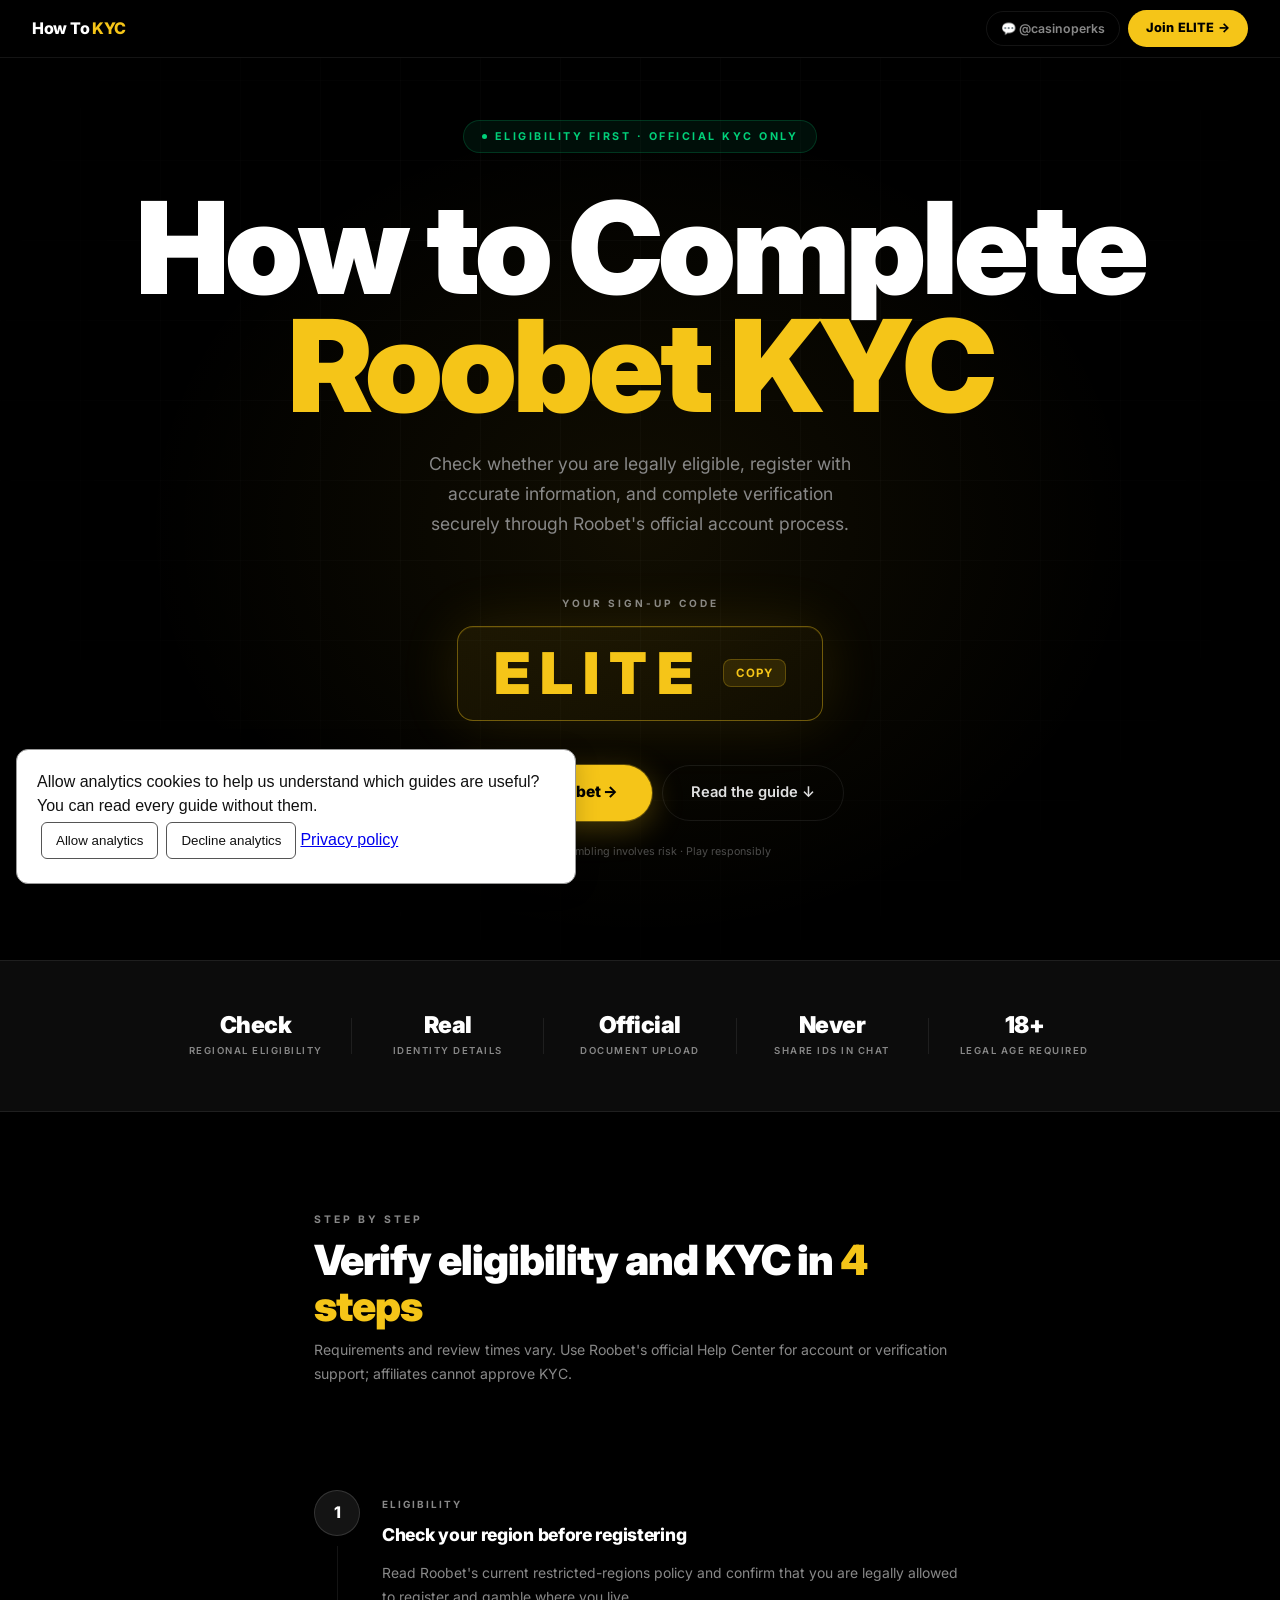
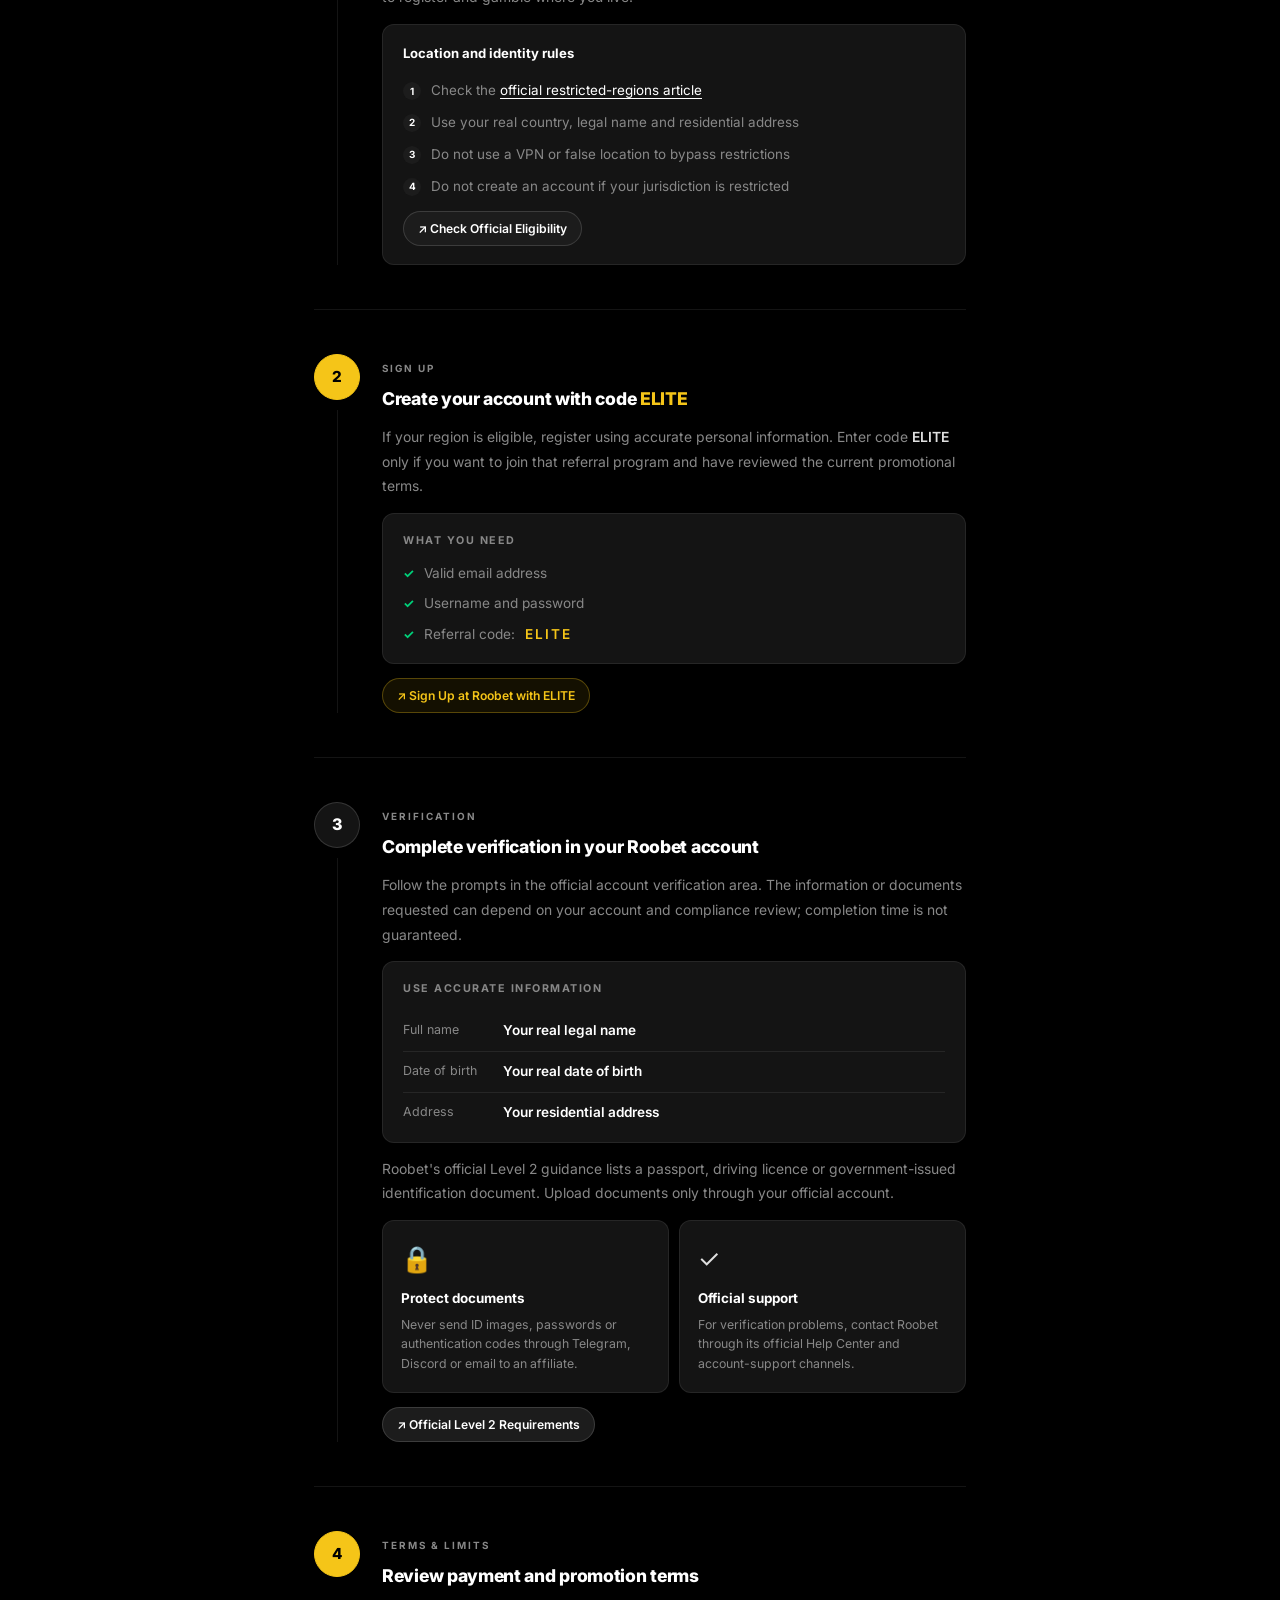
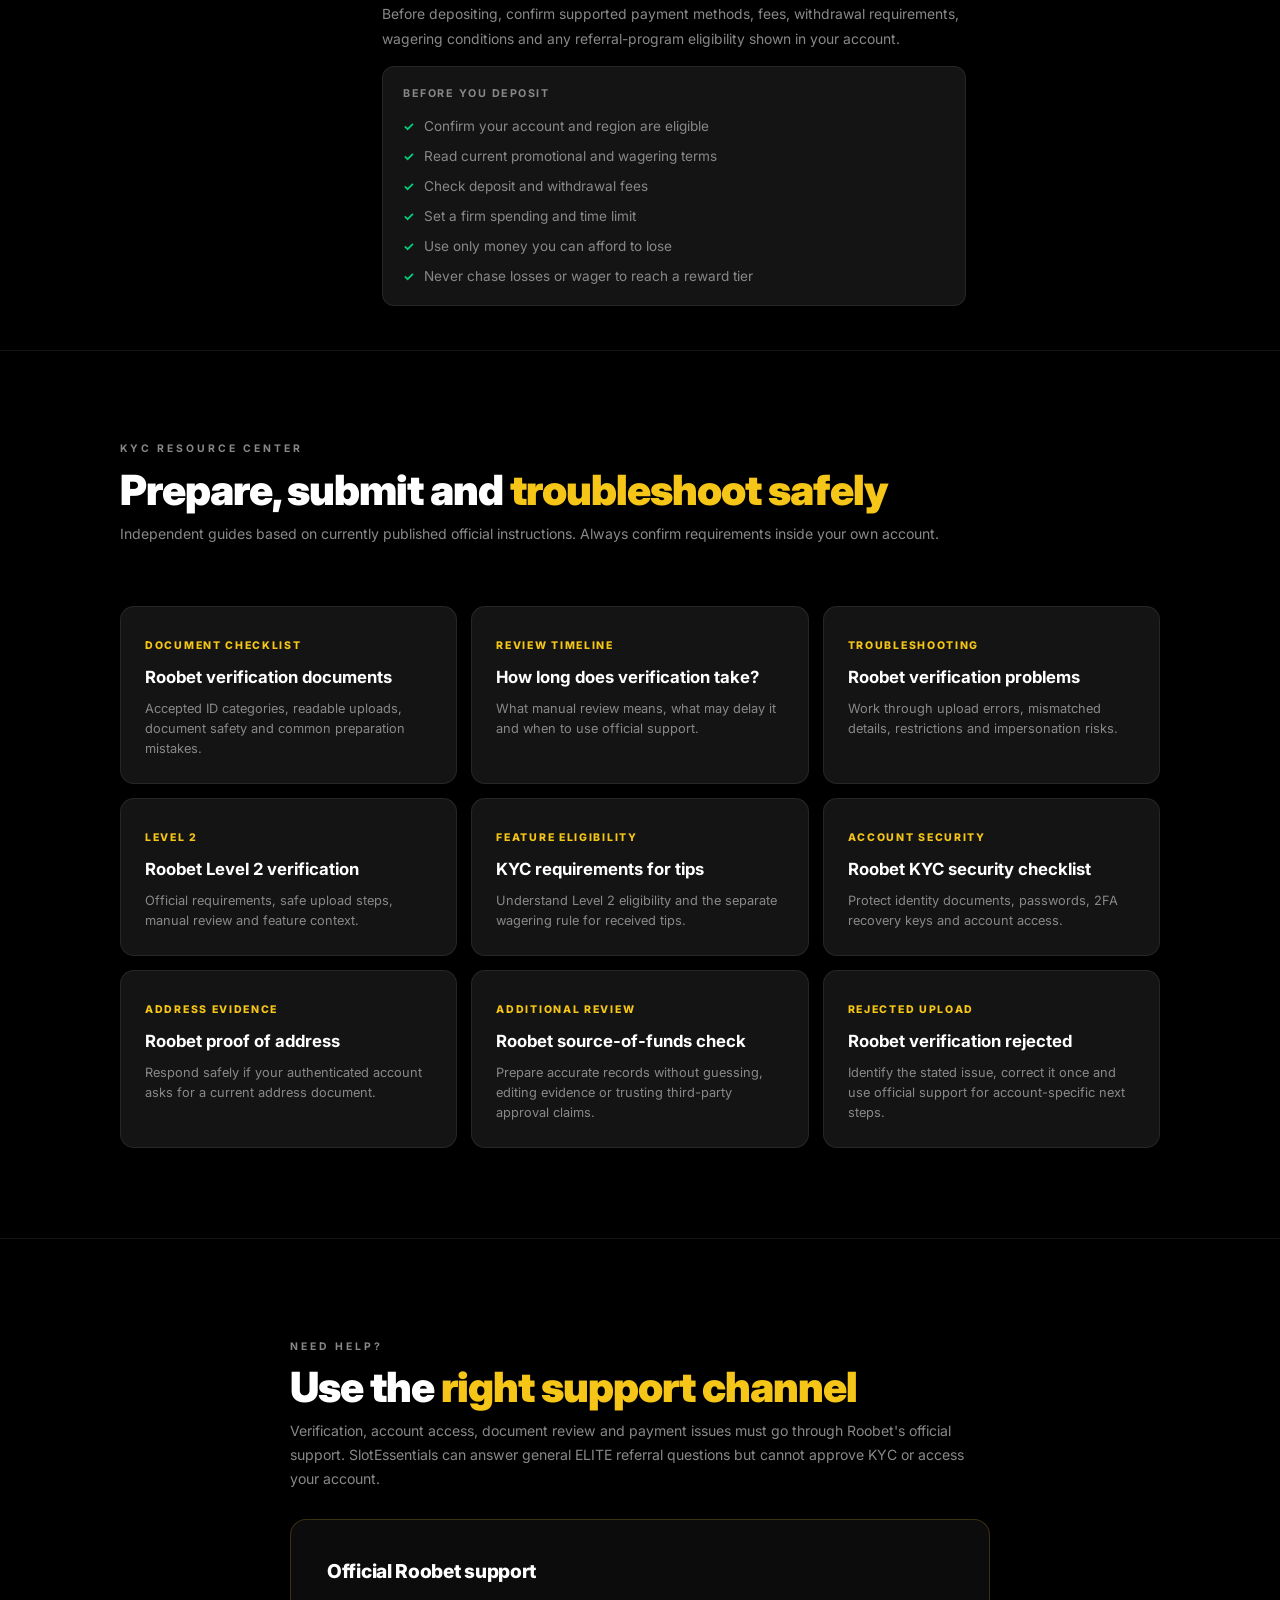
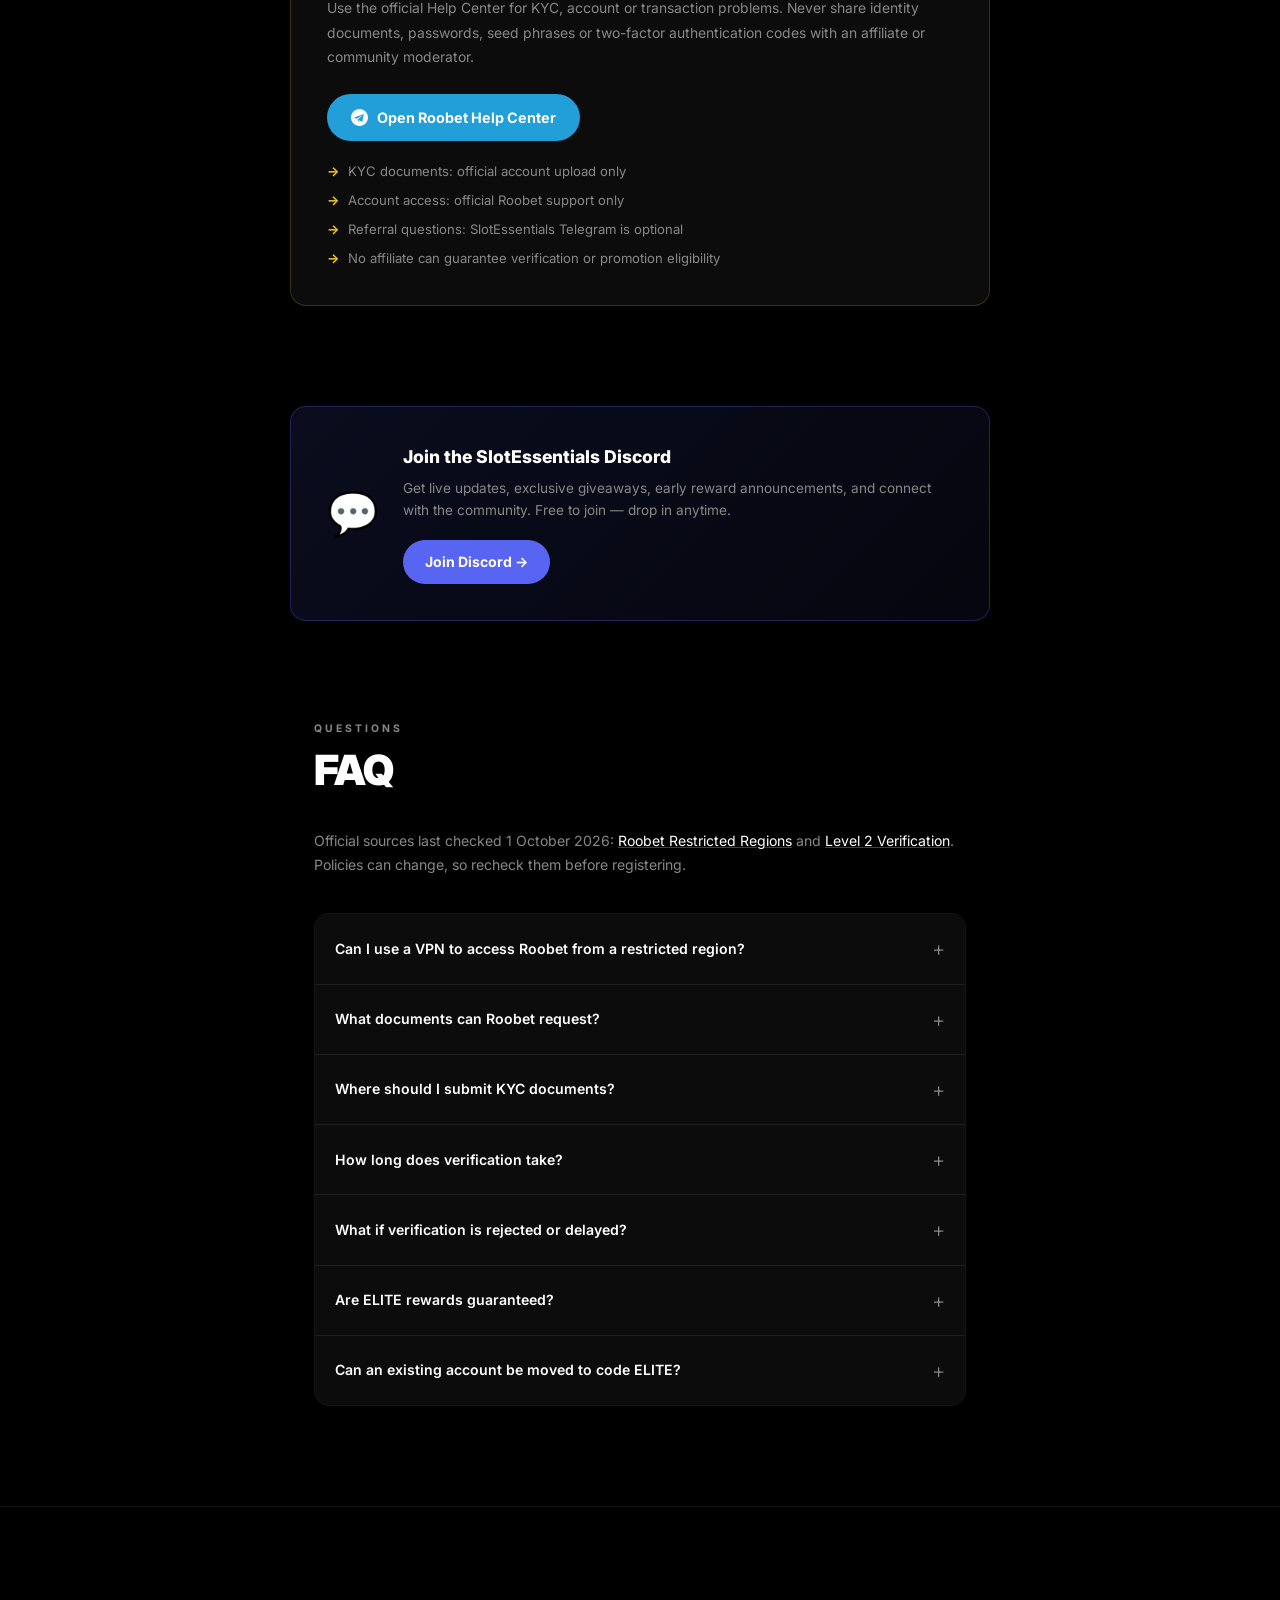
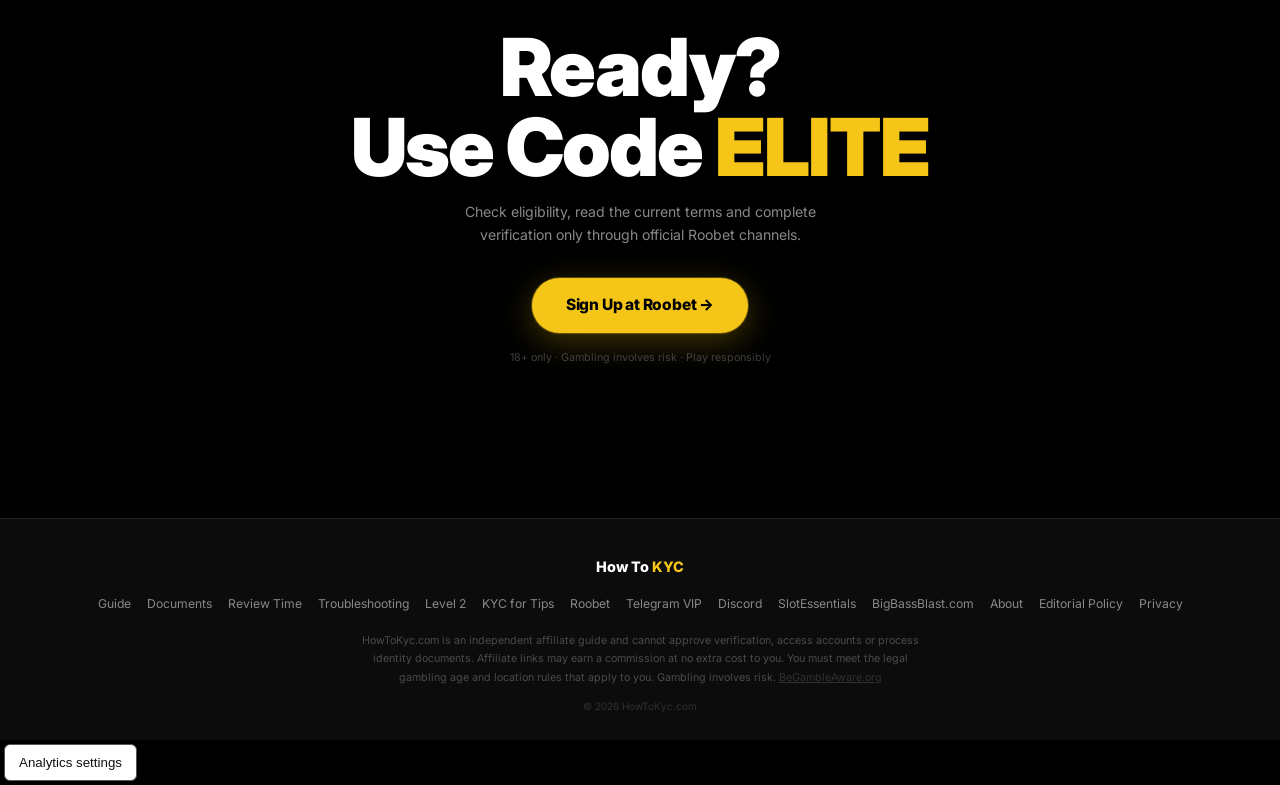
<file: index.html>
<!DOCTYPE html>
<html lang="en">
<head>
  <meta charset="UTF-8">
  <meta name="viewport" content="width=device-width, initial-scale=1.0">
  <title>How to Complete Roobet KYC — Eligibility & Verification Guide</title>
  <meta name="description" content="A responsible guide to checking Roobet eligibility, creating an account with accurate details, completing official KYC and keeping identity documents secure.">
  <link rel="canonical" href="https://www.howtokyc.com/">
  <meta property="og:type" content="article">
  <meta property="og:site_name" content="HowToKYC">
  <meta property="og:title" content="How to Complete Roobet KYC — Eligibility &amp; Verification Guide">
  <meta property="og:description" content="Check regional eligibility, use accurate account details and complete verification only through Roobet's official process.">
  <meta property="og:url" content="https://www.howtokyc.com/">
  <meta name="twitter:card" content="summary">
  <link rel="icon" type="image/svg+xml" href="/favicon.svg">
  <link rel="icon" type="image/png" sizes="32x32" href="/favicon.png">
  <link rel="shortcut icon" href="/favicon.ico">
  <link rel="preconnect" href="https://fonts.googleapis.com">
  <link href="https://fonts.googleapis.com/css2?family=Inter:wght@400;500;600;700;800;900&display=swap" rel="stylesheet">
  <script type="application/ld+json">
  {
    "@context": "https://schema.org",
    "@graph": [
      {
        "@type": "WebSite",
        "name": "HowToKYC",
        "url": "https://www.howtokyc.com"
      },
      {
        "@type": "WebPage",
        "name": "How to Complete Roobet KYC — Eligibility and Verification Guide",
        "url": "https://www.howtokyc.com/",
        "description": "A responsible guide to regional eligibility, accurate account details, official KYC and document security.",
        "dateModified": "2026-10-01",
        "inLanguage": "en"
      },
      {
        "@type": "HowTo",
        "name": "How to Check Eligibility and Complete Roobet KYC",
        "description": "Step-by-step guide to checking regional eligibility, registering with accurate information and completing verification through Roobet's official account process.",
        "step": [
          {
            "@type": "HowToStep",
            "position": 1,
            "name": "Check regional eligibility",
            "text": "Read Roobet's current restricted-regions policy. Do not use a VPN or false location information to bypass geographic restrictions."
          },
          {
            "@type": "HowToStep",
            "position": 2,
            "name": "Create your Roobet account with code ELITE",
            "text": "If you are eligible, register using your real location and accurate personal information. Enter code ELITE only if you want to join that referral program and have reviewed its current terms."
          },
          {
            "@type": "HowToStep",
            "position": 3,
            "name": "Complete official verification",
            "text": "Follow the verification prompts inside your Roobet account. Additional verification can require a passport, driving licence or government-issued identification document."
          },
          {
            "@type": "HowToStep",
            "position": 4,
            "name": "Review payment and promotional terms",
            "text": "Before depositing, confirm payment fees, withdrawal rules, wagering requirements and any referral-program eligibility. Never gamble with money you cannot afford to lose."
          }
        ]
      },
      {
        "@type": "FAQPage",
        "mainEntity": [
          {
            "@type": "Question",
            "name": "Can I use a VPN to access Roobet from a restricted region?",
            "acceptedAnswer": {"@type": "Answer", "text": "No. Do not use a VPN, false address or another person's identity to bypass geographic restrictions. Check Roobet's current restricted-regions policy before registering."}
          },
          {
            "@type": "Question",
            "name": "What documents can Roobet request for verification?",
            "acceptedAnswer": {"@type": "Answer", "text": "Roobet's official Level 2 verification article lists a passport, driving licence or government-issued identification document. Requirements can vary by account and compliance review."}
          },
          {
            "@type": "Question",
            "name": "Where should I submit KYC documents?",
            "acceptedAnswer": {"@type": "Answer", "text": "Submit identity documents only through the verification area in your official Roobet account. Never send identity documents, passwords or two-factor authentication codes to an affiliate, Telegram account or Discord user."}
          },
          {
            "@type": "Question",
            "name": "Are ELITE rewards guaranteed?",
            "acceptedAnswer": {"@type": "Answer", "text": "No. Promotions, amounts, eligibility and availability can change. Review the current offer terms and confirm eligibility before registering or wagering."}
          }
        ]
      }
    ]
  }
  </script>
  <style>
    :root {
      --black:  #000;
      --bg:     #0c0c0c;
      --bg2:    #141414;
      --bg3:    #1c1c1c;
      --border: rgba(255,255,255,0.08);
      --brite:  rgba(255,255,255,0.14);
      --gold:   #f5c518;
      --gold2:  #ffd84d;
      --green:  #00d17a;
      --white:  #fff;
      --text:   #e0e0e0;
      --muted:  #888;
      --glow-gold: 0 0 50px rgba(245,197,24,0.28);
    }
    *, *::before, *::after { box-sizing: border-box; margin: 0; padding: 0; }
    html { scroll-behavior: smooth; }
    body { background: var(--black); color: var(--text); font-family: 'Inter', system-ui, sans-serif; line-height: 1.6; overflow-x: hidden; -webkit-font-smoothing: antialiased; }

    /* ── NAV ── */
    nav {
      position: fixed; top: 0; left: 0; right: 0; z-index: 300;
      background: rgba(0,0,0,0.85); backdrop-filter: blur(28px) saturate(180%);
      border-bottom: 1px solid var(--border);
      display: flex; align-items: center; justify-content: space-between;
      padding: 0 32px; height: 58px;
    }
    .logo { font-size: 1rem; font-weight: 800; color: var(--white); text-decoration: none; letter-spacing: -0.3px; }
    .logo em { font-style: normal; color: var(--gold); }
    .nav-r { display: flex; align-items: center; gap: 8px; }
    .nav-tg { display: flex; align-items: center; gap: 6px; color: var(--muted); text-decoration: none; font-size: 0.77rem; font-weight: 600; padding: 7px 14px; border-radius: 20px; border: 1px solid var(--border); transition: all 0.18s; }
    .nav-tg:hover { color: var(--white); border-color: var(--brite); }
    .nav-btn { background: var(--gold); color: #000; font-weight: 800; font-size: 0.8rem; padding: 8px 18px; border-radius: 20px; text-decoration: none; letter-spacing: 0.2px; transition: opacity 0.15s; }
    .nav-btn:hover { opacity: 0.85; }

    /* ── HERO ── */
    .hero {
      min-height: 100vh; display: flex; flex-direction: column;
      align-items: center; justify-content: center;
      text-align: center; padding: 120px 24px 100px; position: relative;
    }
    /* Subtle grid lines */
    .hero::before {
      content: ''; position: absolute; inset: 0; pointer-events: none;
      background-image:
        linear-gradient(rgba(255,255,255,0.018) 1px, transparent 1px),
        linear-gradient(90deg, rgba(255,255,255,0.018) 1px, transparent 1px);
      background-size: 80px 80px;
      mask-image: radial-gradient(ellipse at 50% 40%, black 30%, transparent 75%);
    }
    /* Radial glow behind code */
    .hero::after {
      content: ''; position: absolute; inset: 0; pointer-events: none;
      background: radial-gradient(ellipse at 50% 55%, rgba(245,197,24,0.07) 0%, transparent 55%);
    }

    .live-pill {
      position: relative; z-index: 1;
      display: inline-flex; align-items: center; gap: 8px;
      background: rgba(0,209,122,0.07); border: 1px solid rgba(0,209,122,0.2);
      color: var(--green); font-size: 0.67rem; font-weight: 700; letter-spacing: 2.5px;
      text-transform: uppercase; padding: 7px 18px; border-radius: 40px; margin-bottom: 36px;
    }
    .live-dot { width: 5px; height: 5px; border-radius: 50%; background: var(--green); animation: blink 2s ease-in-out infinite; flex-shrink: 0; }
    @keyframes blink { 0%,100%{opacity:1} 50%{opacity:0.15} }

    h1 {
      position: relative; z-index: 1;
      font-size: clamp(4rem, 12vw, 8rem); font-weight: 900; line-height: 0.92;
      color: var(--white); letter-spacing: -4px; margin-bottom: 24px;
    }
    h1 em { font-style: normal; color: var(--gold); }

    .hero-sub {
      position: relative; z-index: 1;
      font-size: clamp(0.95rem, 1.8vw, 1.1rem); color: var(--muted); max-width: 440px;
      margin: 0 auto 56px; line-height: 1.72;
    }

    /* ── ELITE CODE BLOCK ── */
    .elite-block {
      position: relative; z-index: 1;
      display: flex; flex-direction: column; align-items: center; margin-bottom: 44px;
    }
    .elite-eyebrow {
      font-size: 0.63rem; font-weight: 700; letter-spacing: 3px; text-transform: uppercase;
      color: var(--muted); margin-bottom: 14px;
    }
    .elite-code {
      position: relative;
      display: inline-flex; align-items: center; gap: 20px;
      background: linear-gradient(135deg, rgba(245,197,24,0.08), rgba(245,197,24,0.04));
      border: 1.5px solid rgba(245,197,24,0.4);
      border-radius: 16px; padding: 18px 36px;
      box-shadow: 0 0 60px rgba(245,197,24,0.12), inset 0 1px 0 rgba(245,197,24,0.1);
    }
    .elite-text {
      font-size: clamp(2.4rem, 6vw, 3.6rem); font-weight: 900; color: var(--gold);
      letter-spacing: 10px; line-height: 1;
    }
    .copy-btn {
      background: rgba(245,197,24,0.12); border: 1px solid rgba(245,197,24,0.25);
      color: var(--gold); font-size: 0.72rem; font-weight: 700; letter-spacing: 1px;
      padding: 6px 12px; border-radius: 8px; cursor: pointer; transition: all 0.18s;
      font-family: inherit; text-transform: uppercase;
    }
    .copy-btn:hover { background: rgba(245,197,24,0.22); }
    .copy-btn.copied { color: var(--green); border-color: rgba(0,209,122,0.3); background: rgba(0,209,122,0.08); }

    /* ── CTA BUTTONS ── */
    .cta-group { position: relative; z-index: 1; display: flex; flex-wrap: wrap; gap: 10px; justify-content: center; margin-bottom: 22px; }
    .btn-primary {
      display: inline-flex; align-items: center; gap: 8px;
      background: var(--gold); color: #000;
      font-weight: 800; font-size: 0.97rem; padding: 15px 34px;
      border-radius: 50px; text-decoration: none; letter-spacing: -0.2px;
      box-shadow: 0 0 0 1px rgba(245,197,24,0.3), 0 8px 32px rgba(245,197,24,0.28);
      transition: transform 0.18s, box-shadow 0.18s;
    }
    .btn-primary:hover { transform: translateY(-2px); box-shadow: 0 0 0 1px rgba(245,197,24,0.4), 0 12px 40px rgba(245,197,24,0.38); }
    .btn-outline {
      display: inline-flex; align-items: center; gap: 7px;
      background: transparent; color: var(--text);
      font-weight: 600; font-size: 0.92rem; padding: 15px 28px;
      border-radius: 50px; text-decoration: none;
      border: 1px solid var(--border); transition: all 0.18s;
    }
    .btn-outline:hover { border-color: var(--brite); color: var(--white); }
    .hero-disc { position: relative; z-index: 1; font-size: 0.67rem; color: var(--muted); opacity: 0.55; }

    /* ── REWARDS BAND ── */
    .rewards-band {
      background: var(--bg); border-top: 1px solid var(--border); border-bottom: 1px solid var(--border);
      padding: 32px 24px;
    }
    .rewards-inner {
      max-width: 960px; margin: 0 auto;
      display: grid; grid-template-columns: 1fr 1px 1fr 1px 1fr 1px 1fr 1px 1fr;
      align-items: center;
    }
    .r-stat { text-align: center; padding: 20px 12px; }
    .r-stat .rv { font-size: 1.45rem; font-weight: 900; color: var(--white); display: block; line-height: 1.1; letter-spacing: -0.5px; }
    .r-stat .rl { font-size: 0.6rem; font-weight: 600; text-transform: uppercase; letter-spacing: 1.5px; color: var(--muted); margin-top: 5px; display: block; }
    .r-divider { width: 1px; height: 36px; background: var(--border); }

    /* ── GUIDE ── */
    .guide { max-width: 700px; margin: 0 auto; padding: 100px 24px 0; }
    .eyebrow { font-size: 0.65rem; font-weight: 700; letter-spacing: 3px; text-transform: uppercase; color: var(--muted); margin-bottom: 10px; }
    .sec-title { font-size: clamp(1.7rem, 4vw, 2.6rem); font-weight: 900; color: var(--white); letter-spacing: -1px; margin-bottom: 8px; line-height: 1.1; }
    .sec-title em { font-style: normal; color: var(--gold); }
    .sec-note { font-size: 0.88rem; color: var(--muted); margin-bottom: 60px; line-height: 1.7; }
    .sec-note a { color: var(--white); text-decoration: underline; text-decoration-color: rgba(255,255,255,0.25); }
    .sec-note a:hover { text-decoration-color: var(--white); }

    .steps { display: flex; flex-direction: column; }
    .step { display: flex; gap: 22px; padding: 44px 0; border-bottom: 1px solid var(--border); }
    .step:last-child { border-bottom: none; }
    .step-l { display: flex; flex-direction: column; align-items: center; flex-shrink: 0; }
    .snum {
      width: 46px; height: 46px; border-radius: 50%;
      display: flex; align-items: center; justify-content: center; flex-shrink: 0;
      font-weight: 800; font-size: 1rem; color: var(--white);
      background: var(--bg2); border: 1px solid var(--brite);
    }
    .snum.gold { background: var(--gold); color: #000; border-color: var(--gold); font-size: 0.95rem; }
    .sline { width: 1px; flex: 1; min-height: 24px; margin-top: 10px; background: var(--border); }
    .step:last-child .sline { display: none; }
    .step-r { flex: 1; padding-top: 7px; }
    .step-tag { font-size: 0.62rem; font-weight: 700; letter-spacing: 2px; text-transform: uppercase; color: var(--muted); margin-bottom: 8px; }
    .step-r h3 { font-size: 1.1rem; font-weight: 800; color: var(--white); margin-bottom: 12px; letter-spacing: -0.3px; }
    .step-r p { font-size: 0.87rem; color: var(--muted); line-height: 1.78; margin-bottom: 12px; }
    .step-r p:last-child { margin-bottom: 0; }
    .step-r strong { color: var(--text); font-weight: 600; }
    .step-r a { color: var(--white); text-underline-offset: 3px; }

    /* inner card */
    .icard { background: var(--bg2); border: 1px solid var(--border); border-radius: 12px; padding: 18px 20px; margin-top: 14px; }
    .icard-title { font-size: 0.67rem; font-weight: 700; text-transform: uppercase; letter-spacing: 1.5px; color: var(--muted); margin-bottom: 14px; }
    .field { display: flex; gap: 14px; padding: 9px 0; border-bottom: 1px solid var(--border); }
    .field:last-child { border-bottom: none; padding-bottom: 0; }
    .fkey { font-size: 0.78rem; color: var(--muted); min-width: 86px; flex-shrink: 0; }
    .fval { font-size: 0.85rem; color: var(--white); font-weight: 600; }
    .ticks { list-style: none; display: flex; flex-direction: column; gap: 9px; }
    .ticks li { display: flex; gap: 10px; align-items: flex-start; font-size: 0.85rem; color: var(--muted); line-height: 1.55; }
    .ticks li::before { content: '✓'; color: var(--green); font-weight: 700; flex-shrink: 0; font-size: 0.8rem; margin-top: 1px; }

    /* vpn card */
    .vpn-card { background: var(--bg2); border: 1px solid var(--border); border-radius: 12px; padding: 18px 20px; margin-top: 14px; }
    .vpn-card h4 { font-size: 0.82rem; font-weight: 700; color: var(--white); margin-bottom: 16px; }
    .vsteps { display: flex; flex-direction: column; gap: 11px; }
    .vs { display: flex; gap: 10px; align-items: flex-start; font-size: 0.84rem; color: var(--muted); line-height: 1.55; }
    .vn { background: var(--bg3); color: var(--white); font-weight: 700; font-size: 0.62rem; min-width: 18px; height: 18px; border-radius: 50%; display: flex; align-items: center; justify-content: center; flex-shrink: 0; margin-top: 2px; }
    .text-link { color: var(--white); text-underline-offset: 3px; }
    .pill-a {
      display: inline-flex; align-items: center; gap: 5px; margin-top: 14px;
      background: var(--bg3); border: 1px solid var(--brite); color: var(--white);
      font-size: 0.76rem; font-weight: 600; padding: 7px 14px; border-radius: 20px;
      text-decoration: none; transition: all 0.18s;
    }
    .pill-a:hover { background: rgba(255,255,255,0.07); }
    .pill-a.gold-pill { background: rgba(245,197,24,0.08); border-color: rgba(245,197,24,0.3); color: var(--gold); }
    .pill-a.gold-pill:hover { background: rgba(245,197,24,0.14); }

    /* location grid */
    .loc-grid { display: grid; grid-template-columns: 1fr 1fr; gap: 10px; margin-top: 14px; }
    .loc { background: var(--bg2); border: 1px solid var(--border); border-radius: 12px; padding: 18px; }
    .loc .flag { font-size: 1.6rem; display: block; margin-bottom: 8px; }
    .loc h4 { font-size: 0.84rem; font-weight: 700; color: var(--white); margin-bottom: 5px; }
    .loc p { font-size: 0.77rem; color: var(--muted); margin: 0; line-height: 1.6; }

    /* ── ACCOUNT HELP ── */
    .vip-section { padding: 100px 24px; border-top: 1px solid var(--border); }
    .vip-inner { max-width: 700px; margin: 0 auto; }
    .vip-card {
      border: 1px solid rgba(245,197,24,0.2); border-radius: 16px;
      padding: 36px; background: var(--bg);
    }
    .vip-card h3 { font-size: 1.2rem; font-weight: 800; color: var(--white); margin-bottom: 10px; letter-spacing: -0.3px; }
    .vip-card > p { font-size: 0.87rem; color: var(--muted); margin-bottom: 24px; line-height: 1.75; }
    .tg-btn {
      display: inline-flex; align-items: center; gap: 9px;
      background: #229ED9; color: #fff; font-weight: 700; font-size: 0.9rem;
      padding: 12px 24px; border-radius: 50px; text-decoration: none;
      transition: opacity 0.18s;
    }
    .tg-btn:hover { opacity: 0.88; }
    .tg-btn svg { width: 17px; height: 17px; fill: #fff; flex-shrink: 0; }
    .vip-perks { margin-top: 20px; display: flex; flex-direction: column; gap: 8px; }
    .vip-perks li { list-style: none; display: flex; gap: 8px; align-items: flex-start; font-size: 0.82rem; color: var(--muted); }
    .vip-perks li::before { content: '→'; color: var(--gold); font-weight: 700; flex-shrink: 0; }

    /* ── DISCORD CTA ── */
    .discord-section { padding: 0 24px 100px; }
    .discord-inner { max-width: 700px; margin: 0 auto; }
    .discord-card {
      background: linear-gradient(135deg, rgba(88,101,242,0.12), rgba(88,101,242,0.06));
      border: 1px solid rgba(88,101,242,0.3); border-radius: 16px;
      padding: 36px; display: flex; align-items: center; gap: 24px; flex-wrap: wrap;
    }
    .discord-icon { font-size: 2.6rem; flex-shrink: 0; }
    .discord-body { flex: 1; min-width: 200px; }
    .discord-body h3 { font-size: 1.1rem; font-weight: 800; color: var(--white); margin-bottom: 6px; }
    .discord-body p { font-size: 0.85rem; color: var(--muted); margin-bottom: 18px; line-height: 1.65; }
    .discord-btn {
      display: inline-flex; align-items: center; gap: 8px;
      background: #5865F2; color: #fff; font-weight: 700; font-size: 0.88rem;
      padding: 11px 22px; border-radius: 50px; text-decoration: none;
      transition: opacity 0.18s;
    }
    .discord-btn:hover { opacity: 0.88; }

    /* ── FAQ ── */
    .faq { max-width: 700px; margin: 0 auto; padding: 0 24px 100px; }
    .faq-list { margin-top: 36px; border: 1px solid var(--border); border-radius: 14px; overflow: hidden; }
    .fi { background: var(--bg); border-bottom: 1px solid var(--border); }
    .fi:last-child { border-bottom: none; }
    .fi[open] { background: var(--bg2); }
    .fi summary { cursor: pointer; list-style: none; padding: 18px 20px; font-size: 0.88rem; font-weight: 600; color: var(--white); display: flex; justify-content: space-between; align-items: center; user-select: none; gap: 16px; }
    .fi summary::-webkit-details-marker { display: none; }
    .fi summary::after { content: '+'; color: var(--muted); font-size: 1.3rem; font-weight: 300; transition: transform 0.2s; flex-shrink: 0; }
    .fi[open] summary::after { transform: rotate(45deg); color: var(--white); }
    .fb { padding: 0 20px 18px; font-size: 0.84rem; color: var(--muted); line-height: 1.78; }
    .fb a { color: var(--white); }

    /* ── FINAL CTA ── */
    .final { padding: 120px 24px; text-align: center; border-top: 1px solid var(--border); }
    .final h2 { font-size: clamp(2.4rem, 7vw, 5rem); font-weight: 900; color: var(--white); letter-spacing: -2px; margin-bottom: 14px; line-height: 1; }
    .final h2 em { font-style: normal; color: var(--gold); }
    .final p { color: var(--muted); max-width: 380px; margin: 0 auto 32px; font-size: 0.88rem; }

    /* ── SUPPORTING GUIDES ── */
    .guide-cluster { padding: 90px 24px; border-top: 1px solid var(--border); }
    .cluster-inner { max-width: 1040px; margin: 0 auto; }
    .cluster-grid { display: grid; grid-template-columns: repeat(3, 1fr); gap: 14px; margin-top: 32px; }
    .cluster-card { display: block; padding: 24px; background: var(--bg2); border: 1px solid var(--border); border-radius: 14px; text-decoration: none; transition: transform .18s, border-color .18s; }
    .cluster-card:hover { transform: translateY(-3px); border-color: rgba(245,197,24,.35); }
    .cluster-card span { color: var(--gold); font-size: .66rem; text-transform: uppercase; letter-spacing: 1.7px; font-weight: 800; }
    .cluster-card h3 { color: var(--white); font-size: 1.05rem; margin: 8px 0; }
    .cluster-card p { color: var(--muted); font-size: .8rem; line-height: 1.55; }

    /* ── FOOTER ── */
    footer { background: var(--bg); border-top: 1px solid var(--border); padding: 36px 24px 26px; text-align: center; }
    .footer-logo { font-size: 0.9rem; font-weight: 800; color: var(--white); margin-bottom: 16px; display: block; }
    .footer-logo em { font-style: normal; color: var(--gold); }
    .footer-links { display: flex; flex-wrap: wrap; gap: 5px 16px; justify-content: center; margin-bottom: 18px; }
    .footer-links a { color: var(--muted); text-decoration: none; font-size: 0.76rem; transition: color 0.15s; }
    .footer-links a:hover { color: var(--white); }
    .footer-disc { font-size: 0.67rem; color: var(--muted); max-width: 580px; margin: 0 auto 10px; line-height: 1.75; opacity: 0.5; }
    .footer-copy { font-size: 0.63rem; color: var(--muted); opacity: 0.28; }

    @media (max-width: 640px) {
      h1 { letter-spacing: -2.5px; }
      .nav-tg { display: none; }
      .loc-grid { grid-template-columns: 1fr; }
      .elite-text { letter-spacing: 5px; }
      .discord-card { flex-direction: column; gap: 16px; }
      .rewards-inner { grid-template-columns: 1fr 1fr; gap: 0; }
      .r-divider { display: none; }
      .r-stat { border-bottom: 1px solid var(--border); }
      .r-stat:nth-last-child(-n+2):not(.r-divider) { border-bottom: none; }
      .cluster-grid { grid-template-columns: 1fr; }
    }
  </style>
  <script defer src="/analytics-consent.js"></script>
</head>
<body>

<nav>
  <a class="logo" href="/">How To <em>KYC</em></a>
  <div class="nav-r">
    <a href="https://t.me/casinoperks" target="_blank" rel="noopener" class="nav-tg">💬 @casinoperks</a>
    <a href="https://roobet.com/?ref=elite" target="_blank" rel="nofollow sponsored noopener" class="nav-btn">Join ELITE →</a>
  </div>
</nav>

<!-- HERO -->
<section class="hero">
  <div class="live-pill"><div class="live-dot"></div>Eligibility first · Official KYC only</div>

  <h1>How to Complete<br><em>Roobet KYC</em></h1>
  <p class="hero-sub">Check whether you are legally eligible, register with accurate information, and complete verification securely through Roobet's official account process.</p>

  <div class="elite-block">
    <div class="elite-eyebrow">Your sign-up code</div>
    <div class="elite-code">
      <span class="elite-text">ELITE</span>
      <button class="copy-btn" onclick="navigator.clipboard.writeText('ELITE').then(()=>{this.textContent='COPIED';this.classList.add('copied');setTimeout(()=>{this.textContent='COPY';this.classList.remove('copied')},2000})">COPY</button>
    </div>
  </div>

  <div class="cta-group">
    <a href="https://roobet.com/?ref=elite" target="_blank" rel="nofollow sponsored noopener" class="btn-primary">Sign Up at Roobet →</a>
    <a href="#guide" class="btn-outline">Read the guide ↓</a>
  </div>
  <p class="hero-disc">18+ only · Gambling involves risk · Play responsibly</p>
</section>

<!-- REWARDS BAND -->
<div class="rewards-band">
  <div class="rewards-inner">
    <div class="r-stat"><span class="rv">Check</span><span class="rl">Regional Eligibility</span></div>
    <div class="r-divider"></div>
    <div class="r-stat"><span class="rv">Real</span><span class="rl">Identity Details</span></div>
    <div class="r-divider"></div>
    <div class="r-stat"><span class="rv">Official</span><span class="rl">Document Upload</span></div>
    <div class="r-divider"></div>
    <div class="r-stat"><span class="rv">Never</span><span class="rl">Share IDs in Chat</span></div>
    <div class="r-divider"></div>
    <div class="r-stat"><span class="rv">18+</span><span class="rl">Legal Age Required</span></div>
  </div>
</div>

<!-- GUIDE -->
<div class="guide" id="guide">
  <p class="eyebrow">Step by step</p>
  <h2 class="sec-title">Verify eligibility and KYC in <em>4 steps</em></h2>
  <p class="sec-note">Requirements and review times vary. Use Roobet's official Help Center for account or verification support; affiliates cannot approve KYC.</p>

  <div class="steps">

    <!-- 1 -->
    <div class="step">
      <div class="step-l"><div class="snum">1</div><div class="sline"></div></div>
      <div class="step-r">
        <div class="step-tag">Eligibility</div>
        <h3>Check your region before registering</h3>
        <p>Read Roobet's current restricted-regions policy and confirm that you are legally allowed to register and gamble where you live.</p>
        <div class="vpn-card">
          <h4>Location and identity rules</h4>
          <div class="vsteps">
            <div class="vs"><div class="vn">1</div><span>Check the <a href="https://help.roobet.com/en/articles/13686927-roobet-restricted-regions" target="_blank" rel="noopener noreferrer" class="text-link">official restricted-regions article</a></span></div>
            <div class="vs"><div class="vn">2</div><span>Use your real country, legal name and residential address</span></div>
            <div class="vs"><div class="vn">3</div><span>Do not use a VPN or false location to bypass restrictions</span></div>
            <div class="vs"><div class="vn">4</div><span>Do not create an account if your jurisdiction is restricted</span></div>
          </div>
          <a href="https://help.roobet.com/en/articles/13686927-roobet-restricted-regions" target="_blank" rel="noopener noreferrer" class="pill-a">↗ Check Official Eligibility</a>
        </div>
      </div>
    </div>

    <!-- 2 -->
    <div class="step">
      <div class="step-l"><div class="snum gold">2</div><div class="sline"></div></div>
      <div class="step-r">
        <div class="step-tag">Sign Up</div>
        <h3>Create your account with code <span style="color:var(--gold);">ELITE</span></h3>
        <p>If your region is eligible, register using accurate personal information. Enter code <strong>ELITE</strong> only if you want to join that referral program and have reviewed the current promotional terms.</p>
        <div class="icard">
          <div class="icard-title">What you need</div>
          <ul class="ticks">
            <li>Valid email address</li>
            <li>Username and password</li>
            <li>Referral code: <strong style="color:var(--gold);letter-spacing:2px;">ELITE</strong></li>
          </ul>
        </div>
        <a href="https://roobet.com/?ref=elite" target="_blank" rel="nofollow sponsored noopener" class="pill-a gold-pill" style="margin-top:14px;">↗ Sign Up at Roobet with ELITE</a>
      </div>
    </div>

    <!-- 3 -->
    <div class="step">
      <div class="step-l"><div class="snum">3</div><div class="sline"></div></div>
      <div class="step-r">
        <div class="step-tag">Verification</div>
        <h3>Complete verification in your Roobet account</h3>
        <p>Follow the prompts in the official account verification area. The information or documents requested can depend on your account and compliance review; completion time is not guaranteed.</p>
        <div class="icard">
          <div class="icard-title">Use accurate information</div>
          <div class="field"><span class="fkey">Full name</span><span class="fval">Your real legal name</span></div>
          <div class="field"><span class="fkey">Date of birth</span><span class="fval">Your real date of birth</span></div>
          <div class="field"><span class="fkey">Address</span><span class="fval">Your residential address</span></div>
        </div>
        <p style="margin-top:14px;">Roobet's official Level 2 guidance lists a passport, driving licence or government-issued identification document. Upload documents only through your official account.</p>
        <div class="loc-grid">
          <div class="loc"><span class="flag">🔒</span><h4>Protect documents</h4><p>Never send ID images, passwords or authentication codes through Telegram, Discord or email to an affiliate.</p></div>
          <div class="loc"><span class="flag">✓</span><h4>Official support</h4><p>For verification problems, contact Roobet through its official Help Center and account-support channels.</p></div>
        </div>
        <a href="https://help.roobet.com/en/articles/14709132-level-2-verification" target="_blank" rel="noopener noreferrer" class="pill-a" style="margin-top:14px;">↗ Official Level 2 Requirements</a>
      </div>
    </div>

    <!-- 4 -->
    <div class="step">
      <div class="step-l"><div class="snum gold">4</div></div>
      <div class="step-r">
        <div class="step-tag">Terms & Limits</div>
        <h3>Review payment and promotion terms</h3>
        <p>Before depositing, confirm supported payment methods, fees, withdrawal requirements, wagering conditions and any referral-program eligibility shown in your account.</p>
        <div class="icard">
          <div class="icard-title">Before you deposit</div>
          <ul class="ticks">
            <li>Confirm your account and region are eligible</li>
            <li>Read current promotional and wagering terms</li>
            <li>Check deposit and withdrawal fees</li>
            <li>Set a firm spending and time limit</li>
            <li>Use only money you can afford to lose</li>
            <li>Never chase losses or wager to reach a reward tier</li>
          </ul>
        </div>
      </div>
    </div>

  </div>
</div>

<!-- SUPPORTING GUIDES -->
<section class="guide-cluster">
  <div class="cluster-inner">
    <p class="eyebrow">KYC resource center</p>
    <h2 class="sec-title">Prepare, submit and <em>troubleshoot safely</em></h2>
    <p class="sec-note">Independent guides based on currently published official instructions. Always confirm requirements inside your own account.</p>
    <div class="cluster-grid">
      <a class="cluster-card" href="/roobet-verification-documents"><span>Document checklist</span><h3>Roobet verification documents</h3><p>Accepted ID categories, readable uploads, document safety and common preparation mistakes.</p></a>
      <a class="cluster-card" href="/roobet-kyc-verification-time"><span>Review timeline</span><h3>How long does verification take?</h3><p>What manual review means, what may delay it and when to use official support.</p></a>
      <a class="cluster-card" href="/roobet-verification-problems"><span>Troubleshooting</span><h3>Roobet verification problems</h3><p>Work through upload errors, mismatched details, restrictions and impersonation risks.</p></a>
      <a class="cluster-card" href="/roobet-level-2-verification"><span>Level 2</span><h3>Roobet Level 2 verification</h3><p>Official requirements, safe upload steps, manual review and feature context.</p></a>
      <a class="cluster-card" href="/roobet-kyc-tips-requirements"><span>Feature eligibility</span><h3>KYC requirements for tips</h3><p>Understand Level 2 eligibility and the separate wagering rule for received tips.</p></a>
      <a class="cluster-card" href="/roobet-kyc-security-checklist"><span>Account security</span><h3>Roobet KYC security checklist</h3><p>Protect identity documents, passwords, 2FA recovery keys and account access.</p></a>
      <a class="cluster-card" href="/roobet-proof-of-address"><span>Address evidence</span><h3>Roobet proof of address</h3><p>Respond safely if your authenticated account asks for a current address document.</p></a>
      <a class="cluster-card" href="/roobet-source-of-funds-check"><span>Additional review</span><h3>Roobet source-of-funds check</h3><p>Prepare accurate records without guessing, editing evidence or trusting third-party approval claims.</p></a>
      <a class="cluster-card" href="/roobet-verification-rejected"><span>Rejected upload</span><h3>Roobet verification rejected</h3><p>Identify the stated issue, correct it once and use official support for account-specific next steps.</p></a>
    </div>
  </div>
</section>

<!-- ACCOUNT HELP -->
<div class="vip-section">
  <div class="vip-inner">
    <p class="eyebrow" style="margin-bottom:10px;">Need help?</p>
    <h2 class="sec-title" style="margin-bottom:8px;">Use the <em>right support channel</em></h2>
    <p style="font-size:0.88rem;color:var(--muted);margin-bottom:28px;line-height:1.7;">Verification, account access, document review and payment issues must go through Roobet's official support. SlotEssentials can answer general ELITE referral questions but cannot approve KYC or access your account.</p>
    <div class="vip-card">
      <h3>Official Roobet support</h3>
      <p>Use the official Help Center for KYC, account or transaction problems. Never share identity documents, passwords, seed phrases or two-factor authentication codes with an affiliate or community moderator.</p>
      <a href="https://help.roobet.com/en/" target="_blank" rel="noopener noreferrer" class="tg-btn">
        <svg viewBox="0 0 24 24"><path d="M12 0C5.373 0 0 5.373 0 12s5.373 12 12 12 12-5.373 12-12S18.627 0 12 0zm5.894 8.221-1.97 9.28c-.145.658-.537.818-1.084.508l-3-2.21-1.447 1.394c-.16.16-.295.295-.605.295l.213-3.053 5.56-5.023c.242-.213-.054-.333-.373-.12L8.32 13.617l-2.96-.924c-.643-.204-.657-.643.136-.953l11.57-4.461c.537-.194 1.006.131.828.942z"/></svg>
        Open Roobet Help Center
      </a>
      <ul class="vip-perks">
        <li>KYC documents: official account upload only</li>
        <li>Account access: official Roobet support only</li>
        <li>Referral questions: SlotEssentials Telegram is optional</li>
        <li>No affiliate can guarantee verification or promotion eligibility</li>
      </ul>
    </div>
  </div>
</div>

<!-- DISCORD -->
<div class="discord-section">
  <div class="discord-inner">
    <div class="discord-card">
      <div class="discord-icon">💬</div>
      <div class="discord-body">
        <h3>Join the SlotEssentials Discord</h3>
        <p>Get live updates, exclusive giveaways, early reward announcements, and connect with the community. Free to join — drop in anytime.</p>
        <a href="https://discord.gg/FWzUJTN8g" target="_blank" rel="noopener" class="discord-btn">
          Join Discord →
        </a>
      </div>
    </div>
  </div>
</div>

<!-- FAQ -->
<div class="faq">
  <p class="eyebrow">Questions</p>
  <h2 class="sec-title" style="margin-bottom:36px;">FAQ</h2>
  <p class="sec-note" style="margin-bottom:24px;">Official sources last checked 1 October 2026: <a href="https://help.roobet.com/en/articles/13686927-roobet-restricted-regions" target="_blank" rel="noopener noreferrer">Roobet Restricted Regions</a> and <a href="https://help.roobet.com/en/articles/14709132-level-2-verification" target="_blank" rel="noopener noreferrer">Level 2 Verification</a>. Policies can change, so recheck them before registering.</p>
  <div class="faq-list">
    <details class="fi"><summary>Can I use a VPN to access Roobet from a restricted region?</summary><div class="fb">No. Do not use a VPN, false address or another person's identity to bypass geographic restrictions. Check the <a href="https://help.roobet.com/en/articles/13686927-roobet-restricted-regions" target="_blank" rel="noopener noreferrer">official restricted-regions policy</a> before registering.</div></details>
    <details class="fi"><summary>What documents can Roobet request?</summary><div class="fb">Roobet's official Level 2 article lists a passport, driving licence or government-issued identification document. Requirements can vary by account and compliance review.</div></details>
    <details class="fi"><summary>Where should I submit KYC documents?</summary><div class="fb">Only through the verification area inside your official Roobet account. Never send identity documents, passwords or authentication codes through Telegram, Discord or email to an affiliate.</div></details>
    <details class="fi"><summary>How long does verification take?</summary><div class="fb">There is no guaranteed completion time. Roobet states that its compliance team reviews documents and may request more information after manual review.</div></details>
    <details class="fi"><summary>What if verification is rejected or delayed?</summary><div class="fb">Contact <a href="https://help.roobet.com/en/" target="_blank" rel="noopener noreferrer">Roobet's official Help Center</a>. An affiliate or referral-code operator cannot approve KYC or override a compliance decision.</div></details>
    <details class="fi"><summary>Are ELITE rewards guaranteed?</summary><div class="fb">No. Promotion amounts, eligibility, availability and terms can change. Confirm the current offer before registering or wagering, and never wager solely to reach a reward tier.</div></details>
    <details class="fi"><summary>Can an existing account be moved to code ELITE?</summary><div class="fb">Referral changes are not guaranteed. Ask official Roobet support whether your account is eligible before relying on any transfer claim.</div></details>
  </div>
</div>

<!-- FINAL CTA -->
<div class="final">
  <h2>Ready?<br>Use Code <em>ELITE</em></h2>
  <p>Check eligibility, read the current terms and complete verification only through official Roobet channels.</p>
  <a href="https://roobet.com/?ref=elite" target="_blank" rel="nofollow sponsored noopener" class="btn-primary">Sign Up at Roobet →</a>
  <p style="font-size:0.67rem;color:var(--muted);margin-top:16px;opacity:0.45;">18+ only · Gambling involves risk · Play responsibly</p>
</div>

<footer>
  <span class="footer-logo">How To <em>KYC</em></span>
  <div class="footer-links">
    <a href="/#guide">Guide</a>
    <a href="/roobet-verification-documents">Documents</a>
    <a href="/roobet-kyc-verification-time">Review Time</a>
    <a href="/roobet-verification-problems">Troubleshooting</a>
    <a href="/roobet-level-2-verification">Level 2</a>
    <a href="/roobet-kyc-tips-requirements">KYC for Tips</a>
    <a href="https://roobet.com/?ref=elite" target="_blank" rel="nofollow sponsored noopener">Roobet</a>
    <a href="https://t.me/casinoperks" target="_blank" rel="noopener">Telegram VIP</a>
    <a href="https://discord.gg/FWzUJTN8g" target="_blank" rel="noopener">Discord</a>
    <a href="https://slotessentials.com" target="_blank" rel="noopener">SlotEssentials</a>
    <a href="https://bigbassblast.com" target="_blank" rel="noopener">BigBassBlast.com</a>
    <a href="/about">About</a>
    <a href="/editorial-policy">Editorial Policy</a>
    <a href="/privacy">Privacy</a>
  </div>
  <p class="footer-disc">HowToKyc.com is an independent affiliate guide and cannot approve verification, access accounts or process identity documents. Affiliate links may earn a commission at no extra cost to you. You must meet the legal gambling age and location rules that apply to you. Gambling involves risk. <a href="https://www.begambleaware.org" target="_blank" rel="noopener noreferrer" style="color:rgba(255,255,255,0.3);">BeGambleAware.org</a></p>
  <p class="footer-copy">© 2026 HowToKyc.com</p>
</footer>

</body>
</html>
</file>
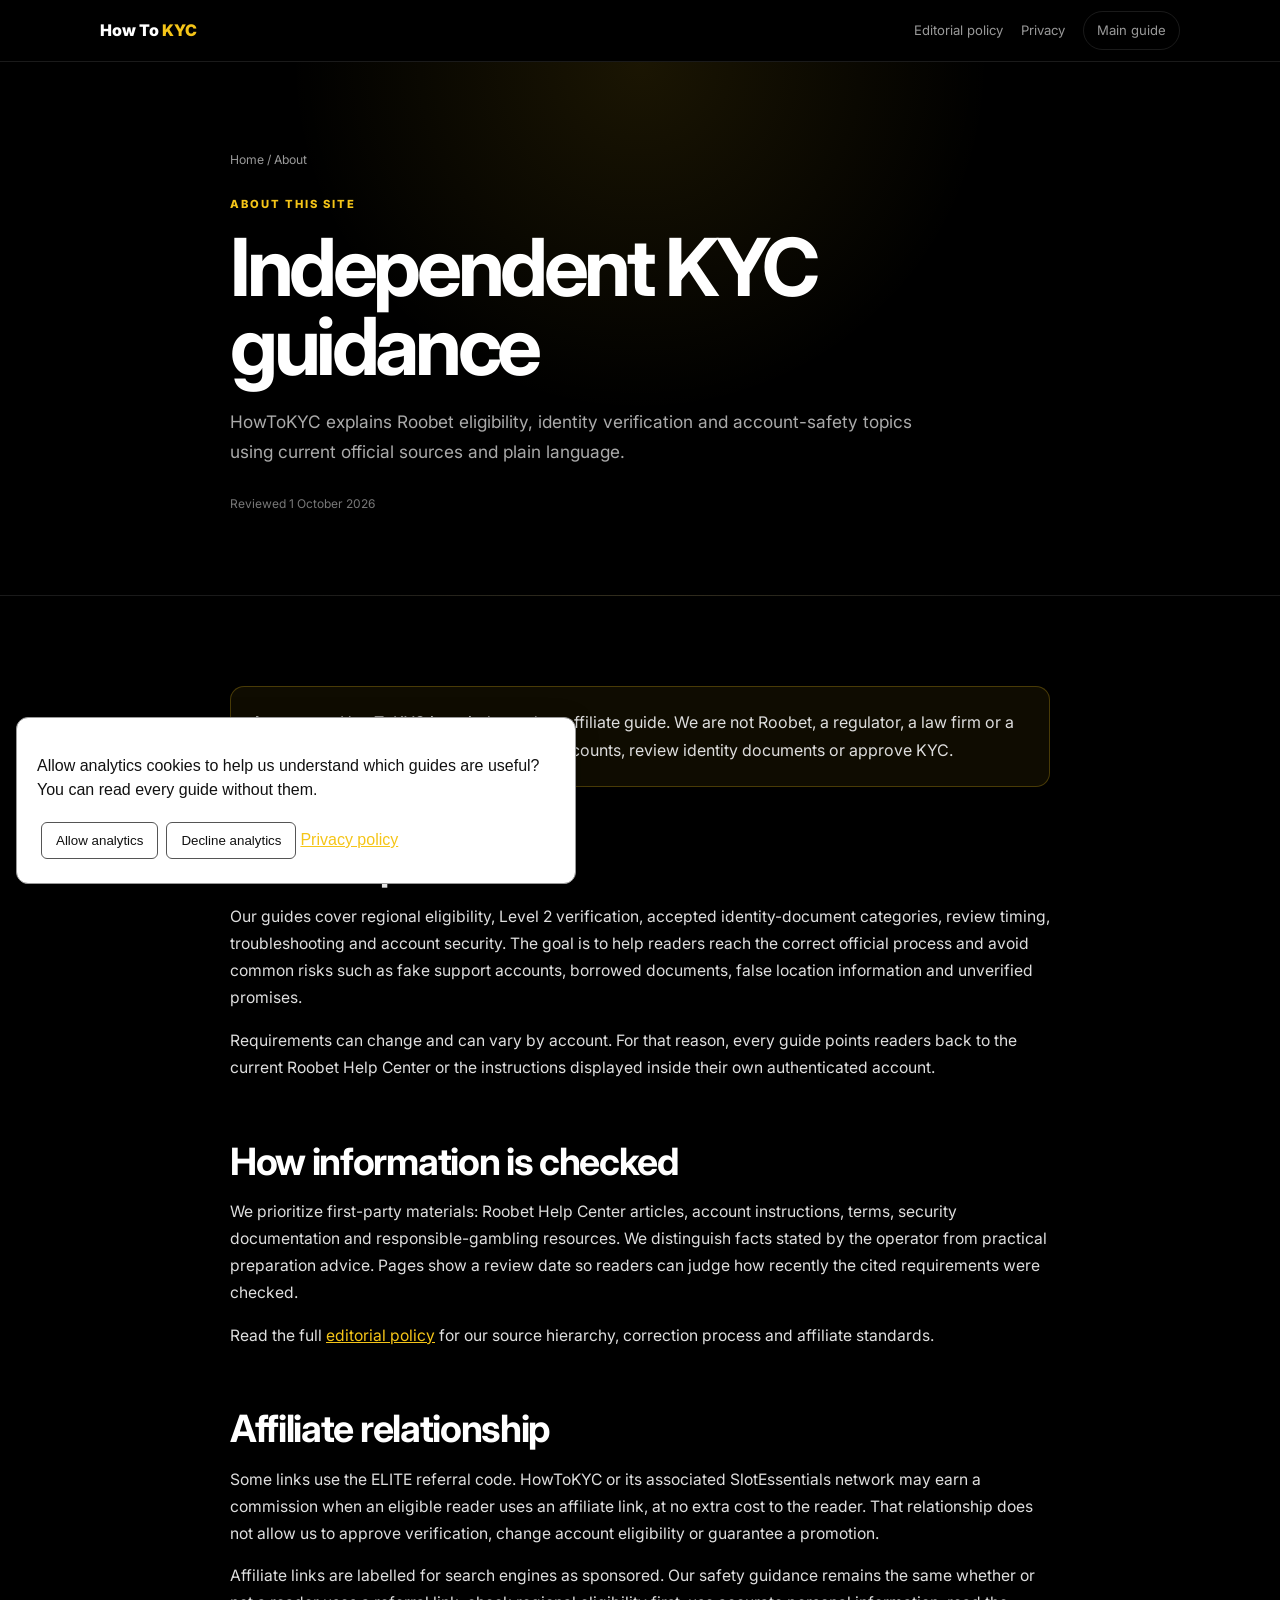
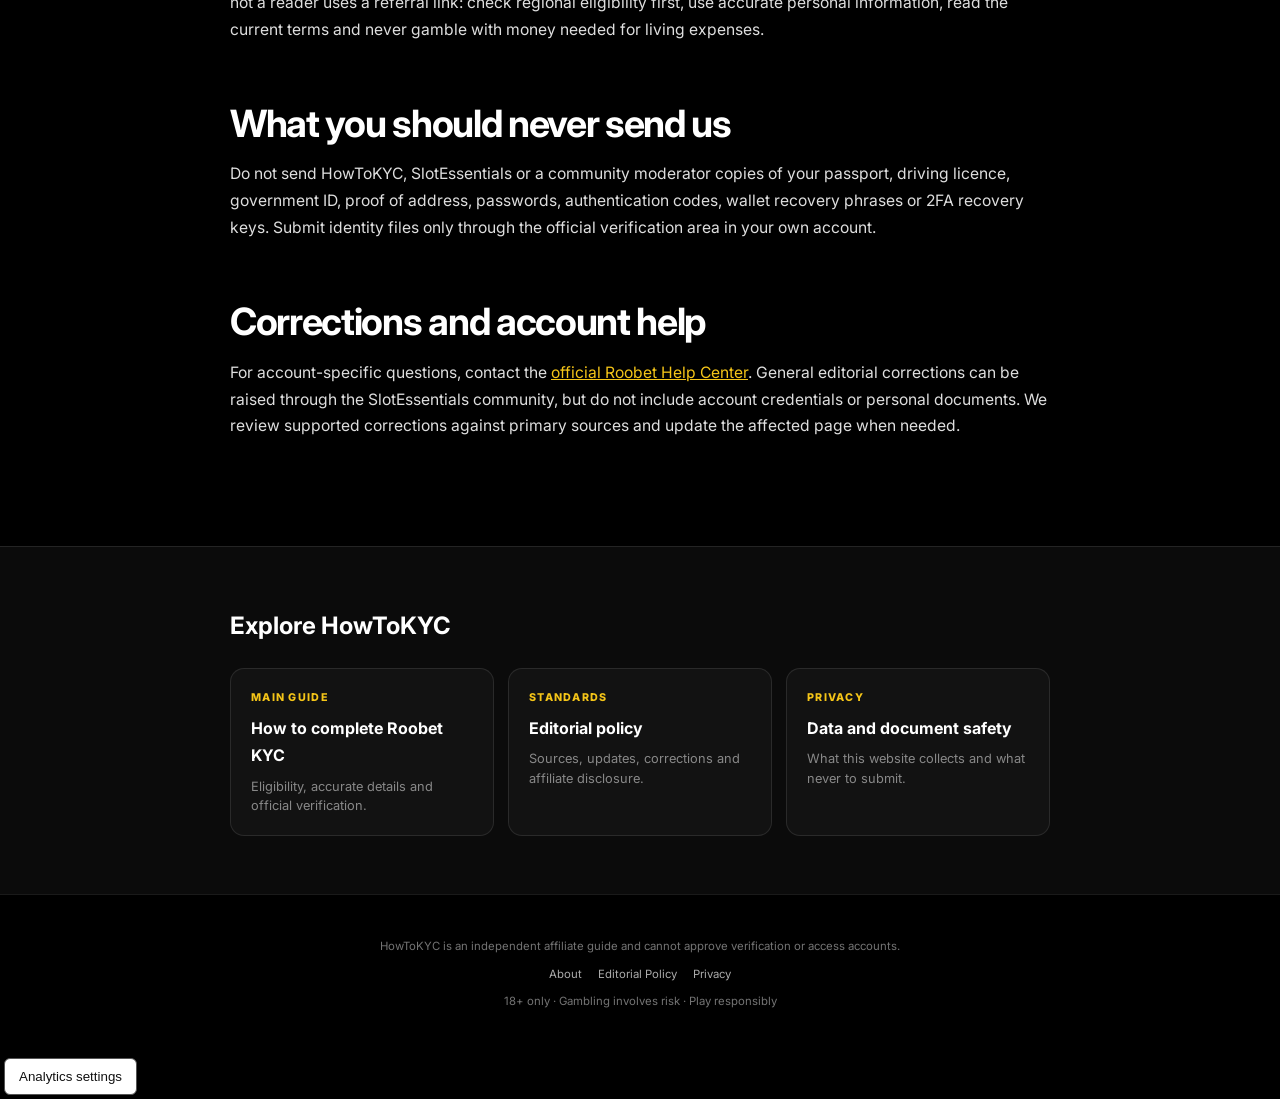
<file: about.html>
<!doctype html>
<html lang="en">
<head>
  <meta charset="utf-8"><meta name="viewport" content="width=device-width,initial-scale=1">
  <title>About HowToKYC – Independent Roobet Verification Guides</title>
  <meta name="description" content="Learn who publishes HowToKYC, how its Roobet verification guides are researched, and what this independent affiliate site can and cannot do.">
  <link rel="canonical" href="https://www.howtokyc.com/about">
  <meta property="og:type" content="website"><meta property="og:site_name" content="HowToKYC"><meta property="og:title" content="About HowToKYC"><meta property="og:description" content="Independent, source-led Roobet eligibility and verification guidance."><meta property="og:url" content="https://www.howtokyc.com/about">
  <meta name="twitter:card" content="summary"><link rel="icon" href="/favicon.svg"><link rel="preconnect" href="https://fonts.googleapis.com"><link href="https://fonts.googleapis.com/css2?family=Inter:wght@400;600;700;800;900&display=swap" rel="stylesheet"><link rel="stylesheet" href="/guide.css">
  <script type="application/ld+json">{"@context":"https://schema.org","@graph":[{"@type":"AboutPage","name":"About HowToKYC","url":"https://www.howtokyc.com/about","dateModified":"2026-10-01","publisher":{"@type":"Organization","name":"HowToKYC"}},{"@type":"BreadcrumbList","itemListElement":[{"@type":"ListItem","position":1,"name":"HowToKYC","item":"https://www.howtokyc.com/"},{"@type":"ListItem","position":2,"name":"About","item":"https://www.howtokyc.com/about"}]}]}</script>
  <script defer src="/analytics-consent.js"></script>
</head>
<body>
<nav><a class="logo" href="/">How To <em>KYC</em></a><div class="navlinks"><a href="/editorial-policy">Editorial policy</a><a href="/privacy">Privacy</a><a class="home" href="/">Main guide</a></div></nav>
<header class="hero"><div class="wrap"><div class="crumbs"><a href="/">Home</a> / About</div><div class="eyebrow">About this site</div><h1>Independent KYC guidance</h1><p class="dek">HowToKYC explains Roobet eligibility, identity verification and account-safety topics using current official sources and plain language.</p><p class="updated">Reviewed 1 October 2026</p></div></header>
<main class="article"><article class="wrap">
  <div class="callout"><strong>Important:</strong> HowToKYC is an independent affiliate guide. We are not Roobet, a regulator, a law firm or a verification provider. We cannot access accounts, review identity documents or approve KYC.</div>
  <h2>What we publish</h2>
  <p>Our guides cover regional eligibility, Level 2 verification, accepted identity-document categories, review timing, troubleshooting and account security. The goal is to help readers reach the correct official process and avoid common risks such as fake support accounts, borrowed documents, false location information and unverified promises.</p>
  <p>Requirements can change and can vary by account. For that reason, every guide points readers back to the current Roobet Help Center or the instructions displayed inside their own authenticated account.</p>
  <h2>How information is checked</h2>
  <p>We prioritize first-party materials: Roobet Help Center articles, account instructions, terms, security documentation and responsible-gambling resources. We distinguish facts stated by the operator from practical preparation advice. Pages show a review date so readers can judge how recently the cited requirements were checked.</p>
  <p>Read the full <a href="/editorial-policy">editorial policy</a> for our source hierarchy, correction process and affiliate standards.</p>
  <h2>Affiliate relationship</h2>
  <p>Some links use the ELITE referral code. HowToKYC or its associated SlotEssentials network may earn a commission when an eligible reader uses an affiliate link, at no extra cost to the reader. That relationship does not allow us to approve verification, change account eligibility or guarantee a promotion.</p>
  <p>Affiliate links are labelled for search engines as sponsored. Our safety guidance remains the same whether or not a reader uses a referral link: check regional eligibility first, use accurate personal information, read the current terms and never gamble with money needed for living expenses.</p>
  <h2>What you should never send us</h2>
  <p>Do not send HowToKYC, SlotEssentials or a community moderator copies of your passport, driving licence, government ID, proof of address, passwords, authentication codes, wallet recovery phrases or 2FA recovery keys. Submit identity files only through the official verification area in your own account.</p>
  <h2>Corrections and account help</h2>
  <p>For account-specific questions, contact the <a href="https://help.roobet.com/en/" target="_blank" rel="noopener noreferrer">official Roobet Help Center</a>. General editorial corrections can be raised through the SlotEssentials community, but do not include account credentials or personal documents. We review supported corrections against primary sources and update the affected page when needed.</p>
</article></main>
<section class="related"><div class="wrap"><h2>Explore HowToKYC</h2><div class="grid"><a class="card" href="/"><span>Main guide</span><strong>How to complete Roobet KYC</strong><p>Eligibility, accurate details and official verification.</p></a><a class="card" href="/editorial-policy"><span>Standards</span><strong>Editorial policy</strong><p>Sources, updates, corrections and affiliate disclosure.</p></a><a class="card" href="/privacy"><span>Privacy</span><strong>Data and document safety</strong><p>What this website collects and what never to submit.</p></a></div></div></section>
<footer><p>HowToKYC is an independent affiliate guide and cannot approve verification or access accounts.</p><p class="trust-links"><a href="/about">About</a><a href="/editorial-policy">Editorial Policy</a><a href="/privacy">Privacy</a></p><p>18+ only · Gambling involves risk · Play responsibly</p></footer>
</body></html>
</file>
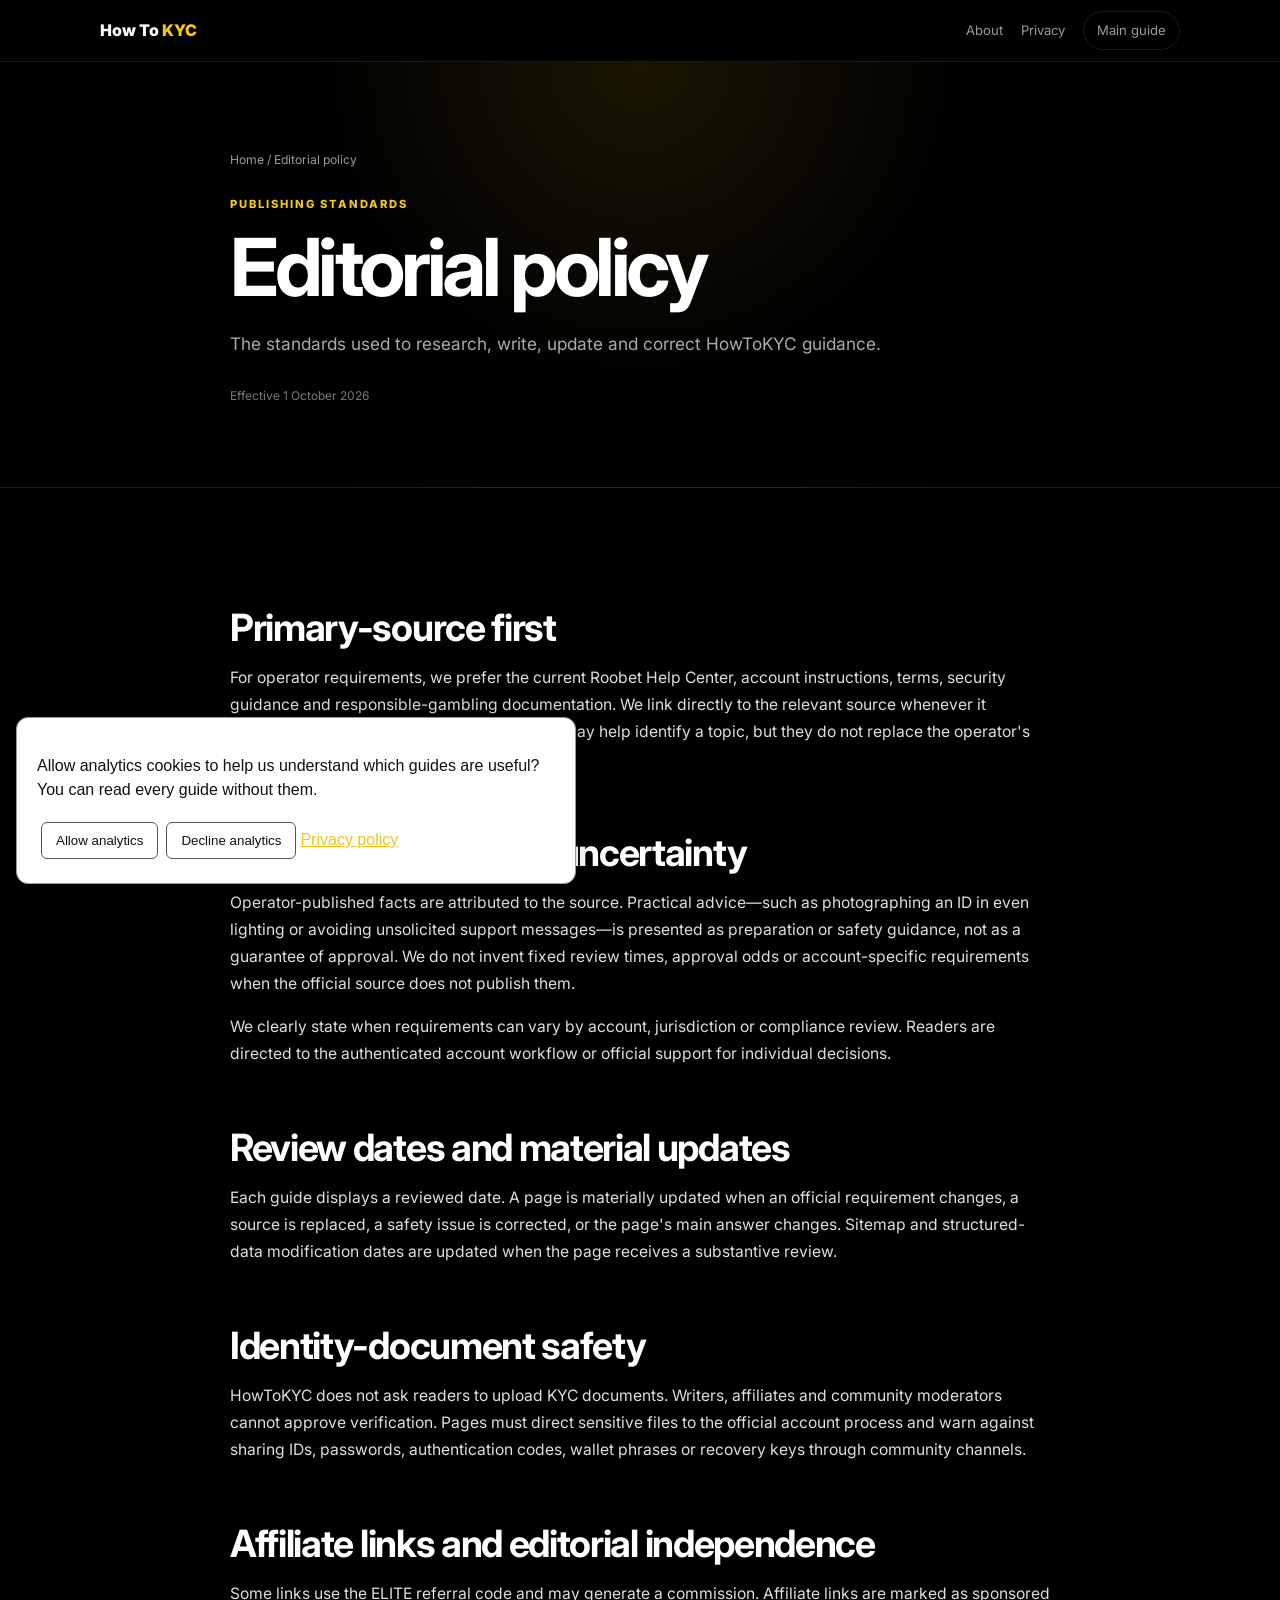
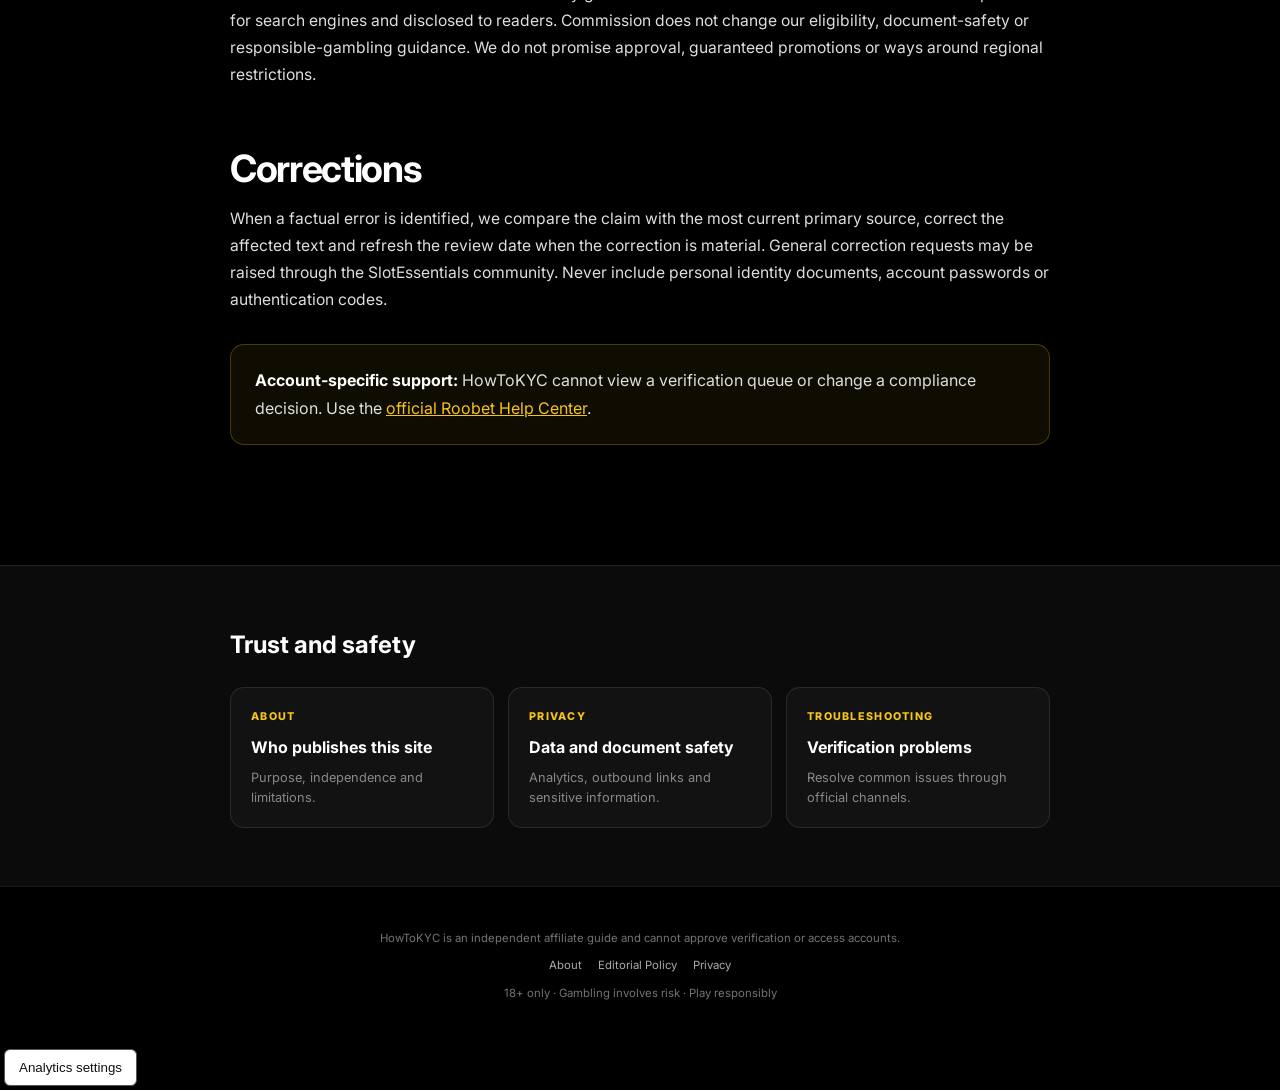
<file: editorial-policy.html>
<!doctype html>
<html lang="en">
<head>
  <meta charset="utf-8"><meta name="viewport" content="width=device-width,initial-scale=1">
  <title>HowToKYC Editorial Policy – Sources, Updates & Corrections</title>
  <meta name="description" content="How HowToKYC researches Roobet verification guides, chooses sources, labels affiliate links, reviews changes and corrects inaccurate information.">
  <link rel="canonical" href="https://www.howtokyc.com/editorial-policy">
  <meta property="og:type" content="website"><meta property="og:site_name" content="HowToKYC"><meta property="og:title" content="HowToKYC Editorial Policy"><meta property="og:description" content="Our standards for sources, updates, corrections and affiliate independence."><meta property="og:url" content="https://www.howtokyc.com/editorial-policy">
  <meta name="twitter:card" content="summary"><link rel="icon" href="/favicon.svg"><link rel="preconnect" href="https://fonts.googleapis.com"><link href="https://fonts.googleapis.com/css2?family=Inter:wght@400;600;700;800;900&display=swap" rel="stylesheet"><link rel="stylesheet" href="/guide.css">
  <script type="application/ld+json">{"@context":"https://schema.org","@graph":[{"@type":"WebPage","name":"HowToKYC Editorial Policy","url":"https://www.howtokyc.com/editorial-policy","dateModified":"2026-10-01","publisher":{"@type":"Organization","name":"HowToKYC"}},{"@type":"BreadcrumbList","itemListElement":[{"@type":"ListItem","position":1,"name":"HowToKYC","item":"https://www.howtokyc.com/"},{"@type":"ListItem","position":2,"name":"Editorial Policy","item":"https://www.howtokyc.com/editorial-policy"}]}]}</script>
  <script defer src="/analytics-consent.js"></script>
</head>
<body>
<nav><a class="logo" href="/">How To <em>KYC</em></a><div class="navlinks"><a href="/about">About</a><a href="/privacy">Privacy</a><a class="home" href="/">Main guide</a></div></nav>
<header class="hero"><div class="wrap"><div class="crumbs"><a href="/">Home</a> / Editorial policy</div><div class="eyebrow">Publishing standards</div><h1>Editorial policy</h1><p class="dek">The standards used to research, write, update and correct HowToKYC guidance.</p><p class="updated">Effective 1 October 2026</p></div></header>
<main class="article"><article class="wrap">
  <h2>Primary-source first</h2>
  <p>For operator requirements, we prefer the current Roobet Help Center, account instructions, terms, security guidance and responsible-gambling documentation. We link directly to the relevant source whenever it supports a material claim. Third-party pages may help identify a topic, but they do not replace the operator's current policy.</p>
  <h2>Facts, guidance and uncertainty</h2>
  <p>Operator-published facts are attributed to the source. Practical advice—such as photographing an ID in even lighting or avoiding unsolicited support messages—is presented as preparation or safety guidance, not as a guarantee of approval. We do not invent fixed review times, approval odds or account-specific requirements when the official source does not publish them.</p>
  <p>We clearly state when requirements can vary by account, jurisdiction or compliance review. Readers are directed to the authenticated account workflow or official support for individual decisions.</p>
  <h2>Review dates and material updates</h2>
  <p>Each guide displays a reviewed date. A page is materially updated when an official requirement changes, a source is replaced, a safety issue is corrected, or the page's main answer changes. Sitemap and structured-data modification dates are updated when the page receives a substantive review.</p>
  <h2>Identity-document safety</h2>
  <p>HowToKYC does not ask readers to upload KYC documents. Writers, affiliates and community moderators cannot approve verification. Pages must direct sensitive files to the official account process and warn against sharing IDs, passwords, authentication codes, wallet phrases or recovery keys through community channels.</p>
  <h2>Affiliate links and editorial independence</h2>
  <p>Some links use the ELITE referral code and may generate a commission. Affiliate links are marked as sponsored for search engines and disclosed to readers. Commission does not change our eligibility, document-safety or responsible-gambling guidance. We do not promise approval, guaranteed promotions or ways around regional restrictions.</p>
  <h2>Corrections</h2>
  <p>When a factual error is identified, we compare the claim with the most current primary source, correct the affected text and refresh the review date when the correction is material. General correction requests may be raised through the SlotEssentials community. Never include personal identity documents, account passwords or authentication codes.</p>
  <div class="callout"><strong>Account-specific support:</strong> HowToKYC cannot view a verification queue or change a compliance decision. Use the <a href="https://help.roobet.com/en/" target="_blank" rel="noopener noreferrer">official Roobet Help Center</a>.</div>
</article></main>
<section class="related"><div class="wrap"><h2>Trust and safety</h2><div class="grid"><a class="card" href="/about"><span>About</span><strong>Who publishes this site</strong><p>Purpose, independence and limitations.</p></a><a class="card" href="/privacy"><span>Privacy</span><strong>Data and document safety</strong><p>Analytics, outbound links and sensitive information.</p></a><a class="card" href="/roobet-verification-problems"><span>Troubleshooting</span><strong>Verification problems</strong><p>Resolve common issues through official channels.</p></a></div></div></section>
<footer><p>HowToKYC is an independent affiliate guide and cannot approve verification or access accounts.</p><p class="trust-links"><a href="/about">About</a><a href="/editorial-policy">Editorial Policy</a><a href="/privacy">Privacy</a></p><p>18+ only · Gambling involves risk · Play responsibly</p></footer>
</body></html>
</file>
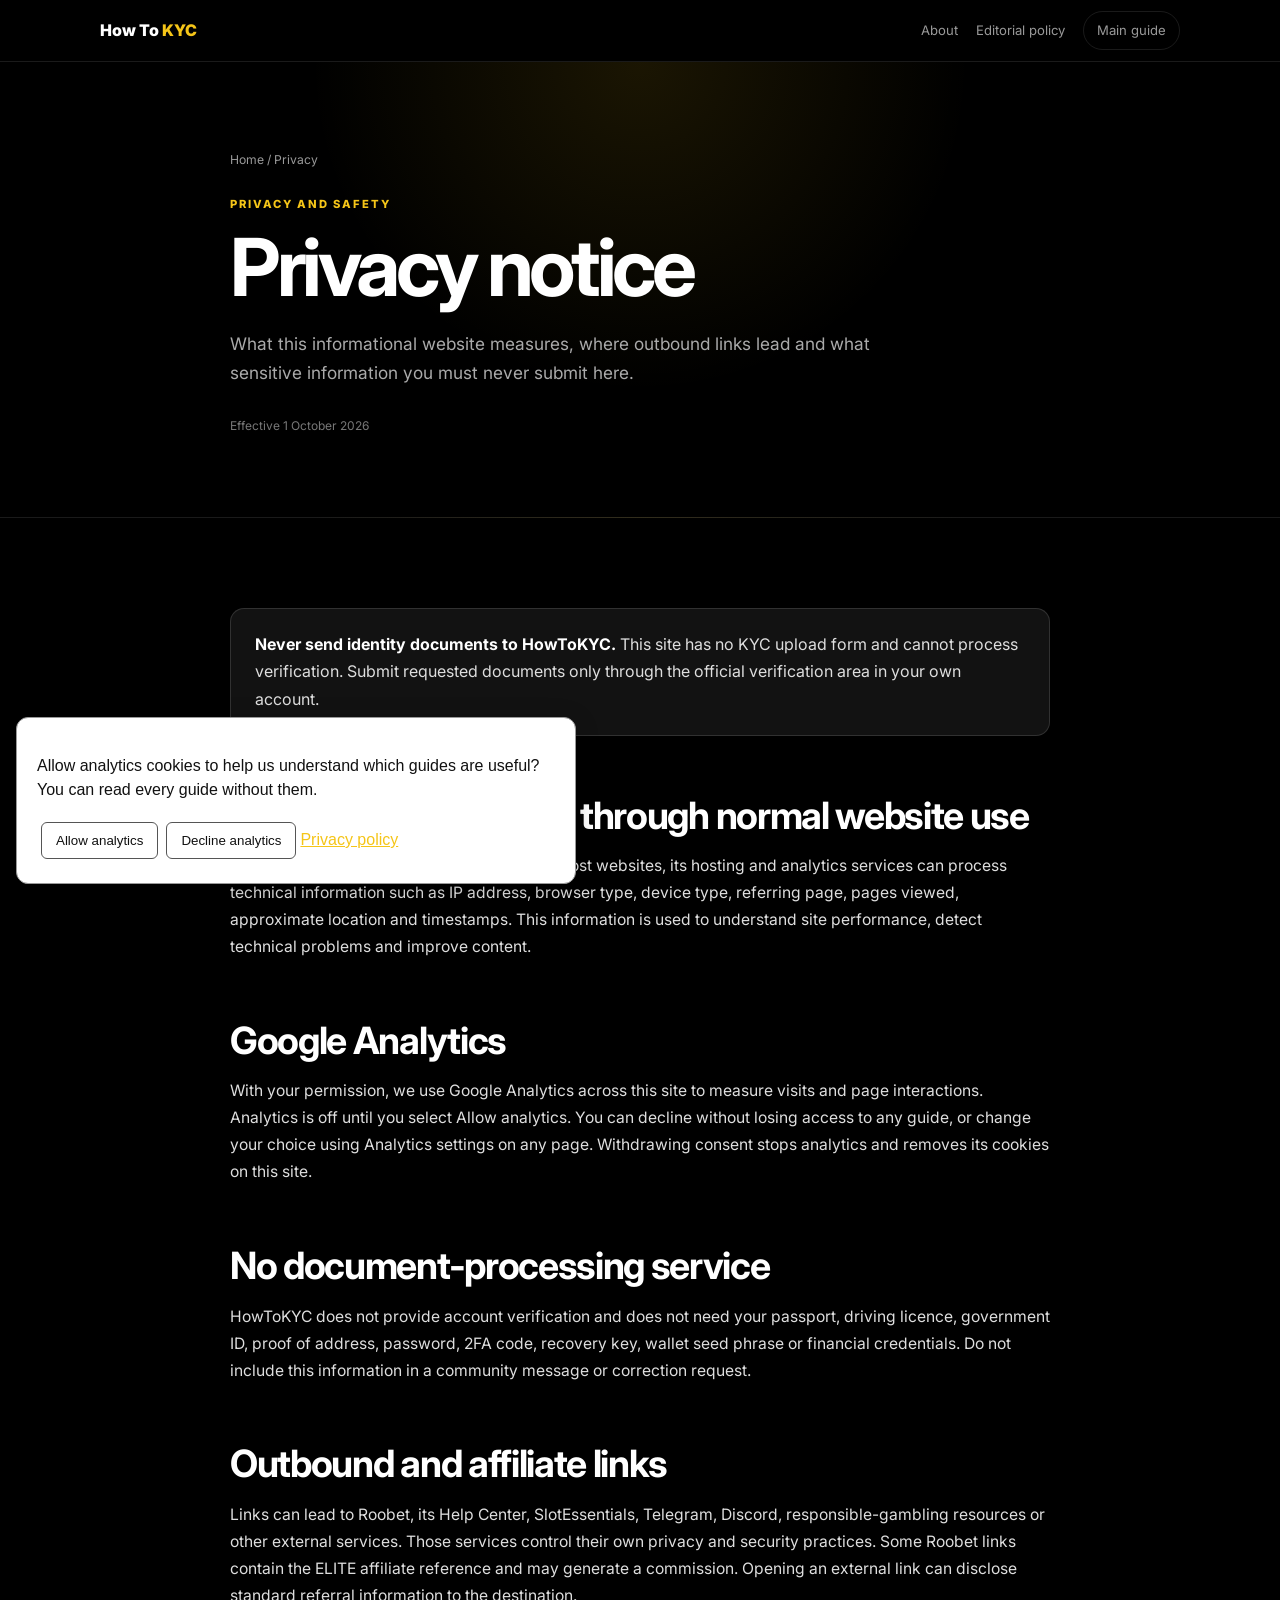
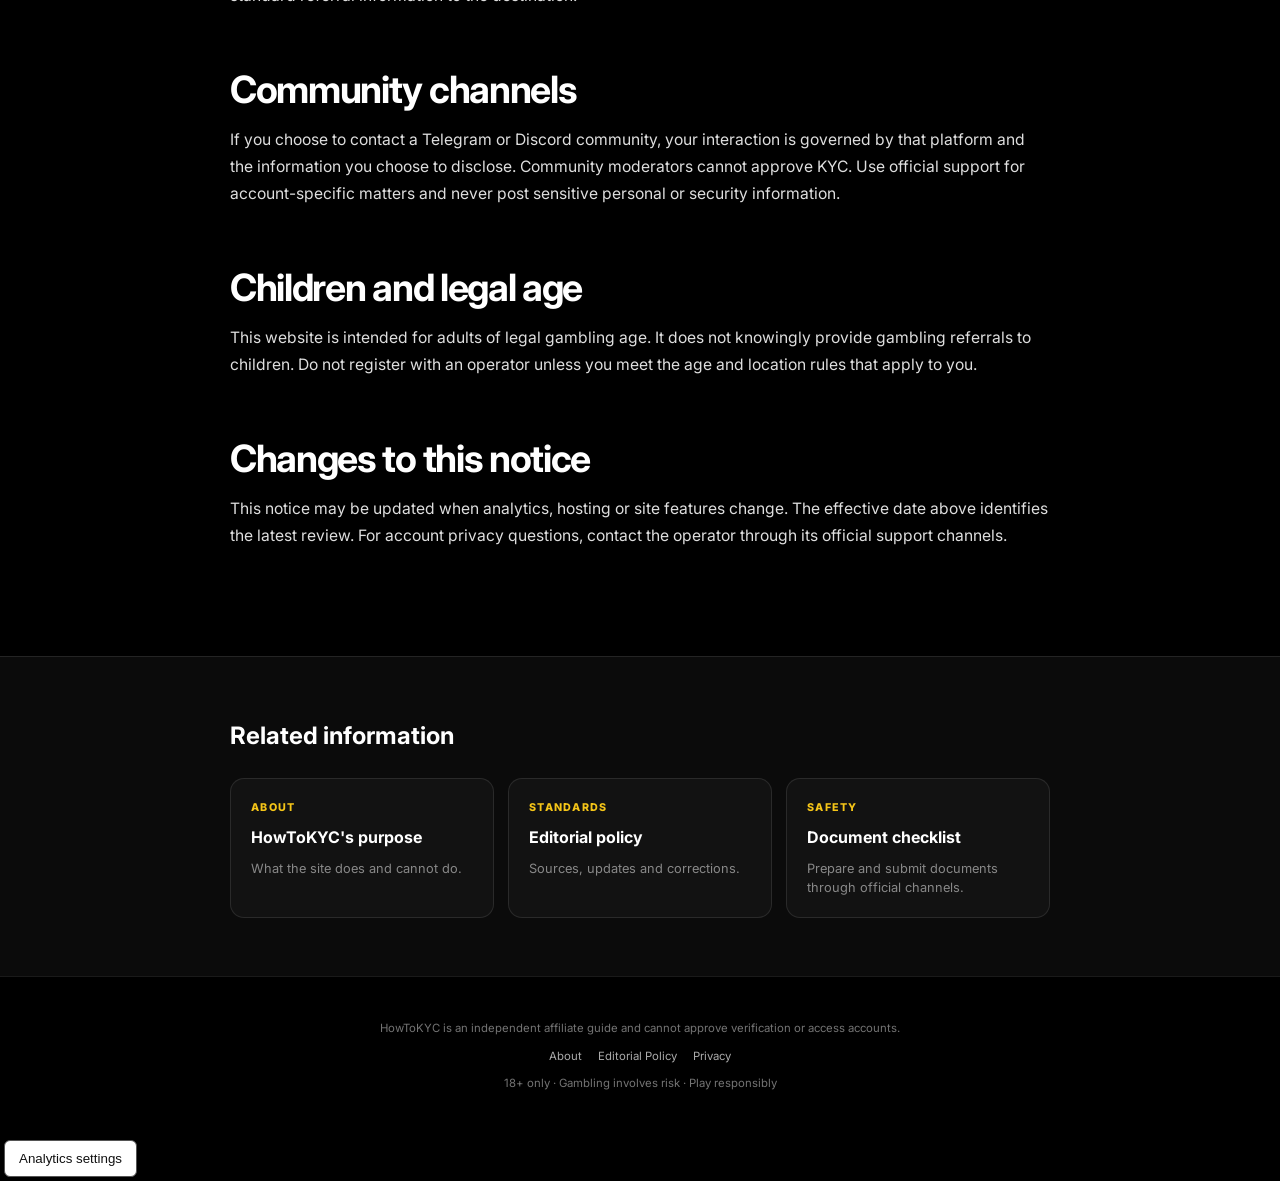
<file: privacy.html>
<!doctype html>
<html lang="en">
<head>
  <meta charset="utf-8"><meta name="viewport" content="width=device-width,initial-scale=1">
  <title>HowToKYC Privacy Notice – Analytics & Document Safety</title>
  <meta name="description" content="HowToKYC's privacy notice explains site analytics, outbound links, community channels and why identity documents must never be submitted to this website.">
  <link rel="canonical" href="https://www.howtokyc.com/privacy">
  <meta property="og:type" content="website"><meta property="og:site_name" content="HowToKYC"><meta property="og:title" content="HowToKYC Privacy Notice"><meta property="og:description" content="Analytics, outbound links and identity-document safety."><meta property="og:url" content="https://www.howtokyc.com/privacy">
  <meta name="twitter:card" content="summary"><link rel="icon" href="/favicon.svg"><link rel="preconnect" href="https://fonts.googleapis.com"><link href="https://fonts.googleapis.com/css2?family=Inter:wght@400;600;700;800;900&display=swap" rel="stylesheet"><link rel="stylesheet" href="/guide.css">
  <script type="application/ld+json">{"@context":"https://schema.org","@graph":[{"@type":"WebPage","name":"HowToKYC Privacy Notice","url":"https://www.howtokyc.com/privacy","dateModified":"2026-10-01","publisher":{"@type":"Organization","name":"HowToKYC"}},{"@type":"BreadcrumbList","itemListElement":[{"@type":"ListItem","position":1,"name":"HowToKYC","item":"https://www.howtokyc.com/"},{"@type":"ListItem","position":2,"name":"Privacy","item":"https://www.howtokyc.com/privacy"}]}]}</script>
  <script defer src="/analytics-consent.js"></script>
</head>
<body>
<nav><a class="logo" href="/">How To <em>KYC</em></a><div class="navlinks"><a href="/about">About</a><a href="/editorial-policy">Editorial policy</a><a class="home" href="/">Main guide</a></div></nav>
<header class="hero"><div class="wrap"><div class="crumbs"><a href="/">Home</a> / Privacy</div><div class="eyebrow">Privacy and safety</div><h1>Privacy notice</h1><p class="dek">What this informational website measures, where outbound links lead and what sensitive information you must never submit here.</p><p class="updated">Effective 1 October 2026</p></div></header>
<main class="article"><article class="wrap">
  <div class="callout warning"><strong>Never send identity documents to HowToKYC.</strong> This site has no KYC upload form and cannot process verification. Submit requested documents only through the official verification area in your own account.</div>
  <h2>Information collected through normal website use</h2>
  <p>HowToKYC is an informational website. Like most websites, its hosting and analytics services can process technical information such as IP address, browser type, device type, referring page, pages viewed, approximate location and timestamps. This information is used to understand site performance, detect technical problems and improve content.</p>
  <h2>Google Analytics</h2>
  <p>With your permission, we use Google Analytics across this site to measure visits and page interactions. Analytics is off until you select Allow analytics. You can decline without losing access to any guide, or change your choice using Analytics settings on any page. Withdrawing consent stops analytics and removes its cookies on this site.</p>
  <h2>No document-processing service</h2>
  <p>HowToKYC does not provide account verification and does not need your passport, driving licence, government ID, proof of address, password, 2FA code, recovery key, wallet seed phrase or financial credentials. Do not include this information in a community message or correction request.</p>
  <h2>Outbound and affiliate links</h2>
  <p>Links can lead to Roobet, its Help Center, SlotEssentials, Telegram, Discord, responsible-gambling resources or other external services. Those services control their own privacy and security practices. Some Roobet links contain the ELITE affiliate reference and may generate a commission. Opening an external link can disclose standard referral information to the destination.</p>
  <h2>Community channels</h2>
  <p>If you choose to contact a Telegram or Discord community, your interaction is governed by that platform and the information you choose to disclose. Community moderators cannot approve KYC. Use official support for account-specific matters and never post sensitive personal or security information.</p>
  <h2>Children and legal age</h2>
  <p>This website is intended for adults of legal gambling age. It does not knowingly provide gambling referrals to children. Do not register with an operator unless you meet the age and location rules that apply to you.</p>
  <h2>Changes to this notice</h2>
  <p>This notice may be updated when analytics, hosting or site features change. The effective date above identifies the latest review. For account privacy questions, contact the operator through its official support channels.</p>
</article></main>
<section class="related"><div class="wrap"><h2>Related information</h2><div class="grid"><a class="card" href="/about"><span>About</span><strong>HowToKYC's purpose</strong><p>What the site does and cannot do.</p></a><a class="card" href="/editorial-policy"><span>Standards</span><strong>Editorial policy</strong><p>Sources, updates and corrections.</p></a><a class="card" href="/roobet-verification-documents"><span>Safety</span><strong>Document checklist</strong><p>Prepare and submit documents through official channels.</p></a></div></div></section>
<footer><p>HowToKYC is an independent affiliate guide and cannot approve verification or access accounts.</p><p class="trust-links"><a href="/about">About</a><a href="/editorial-policy">Editorial Policy</a><a href="/privacy">Privacy</a></p><p>18+ only · Gambling involves risk · Play responsibly</p></footer>
</body></html>
</file>
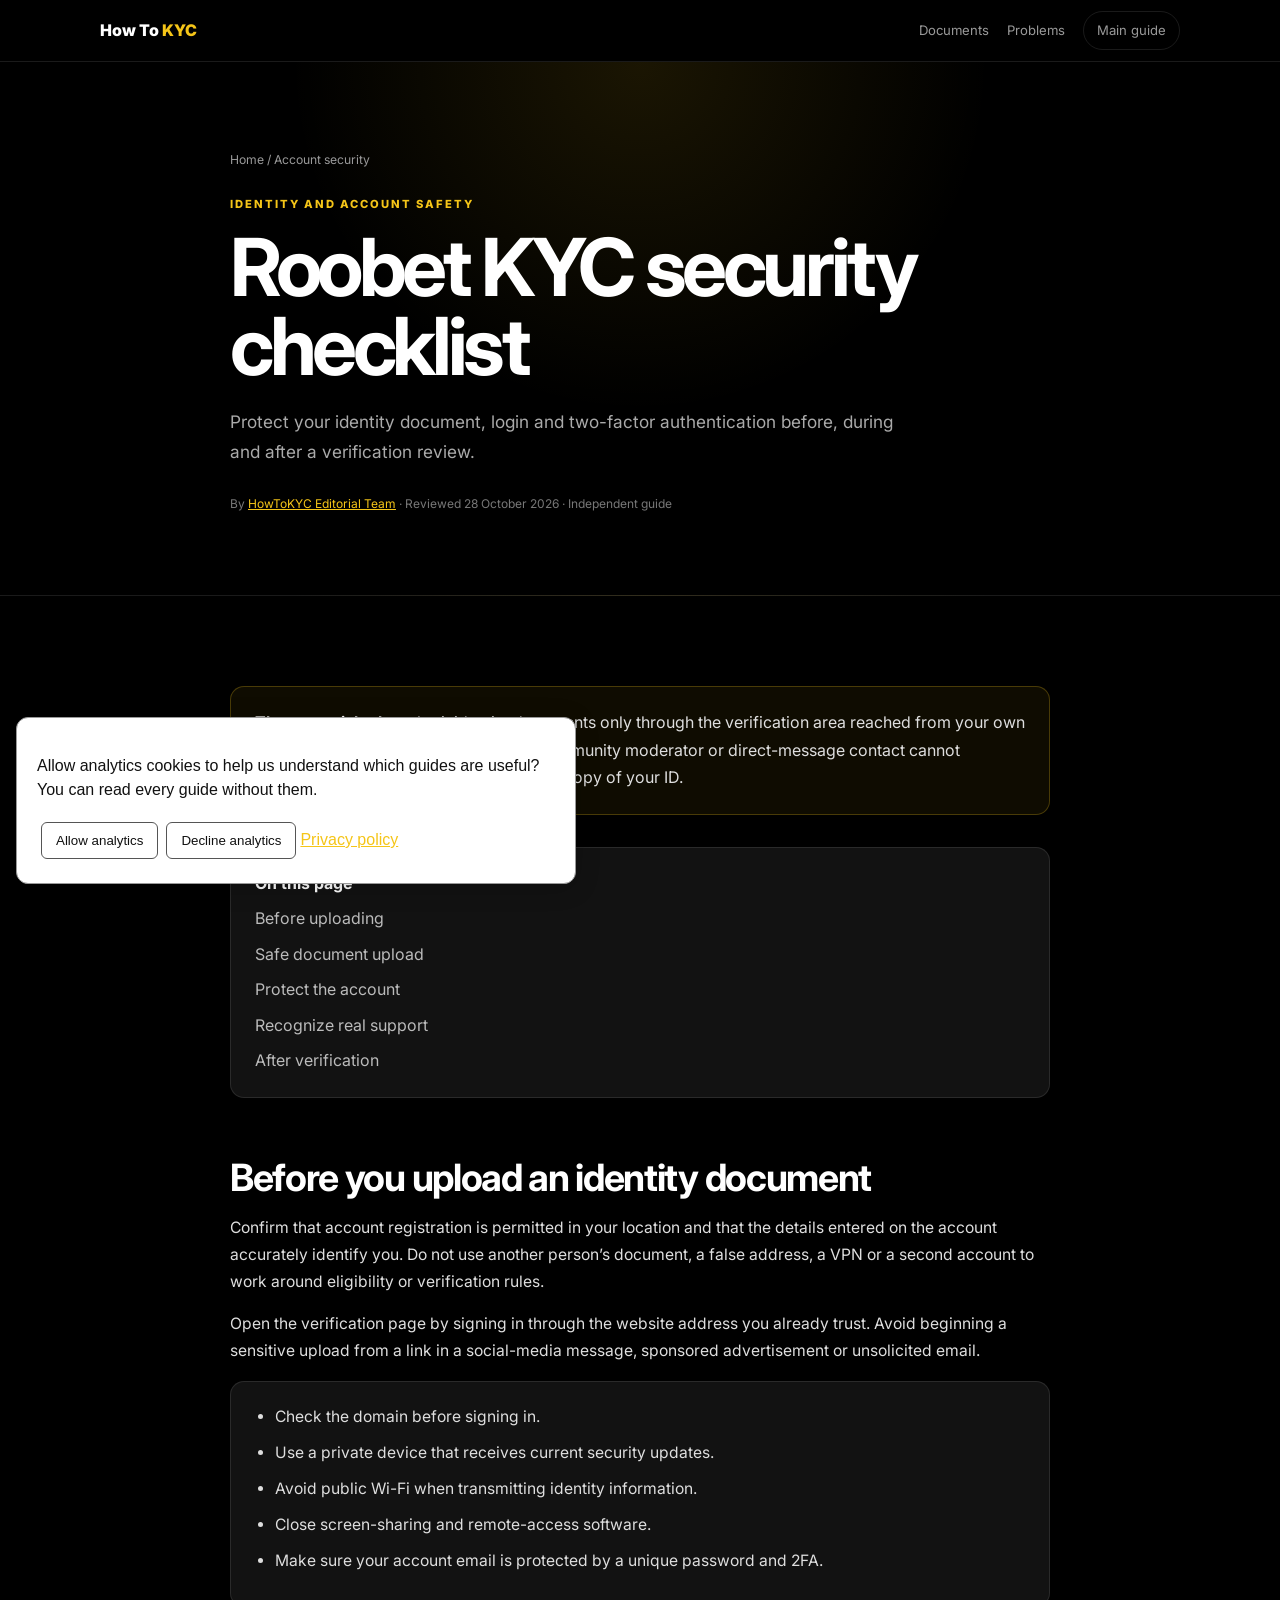
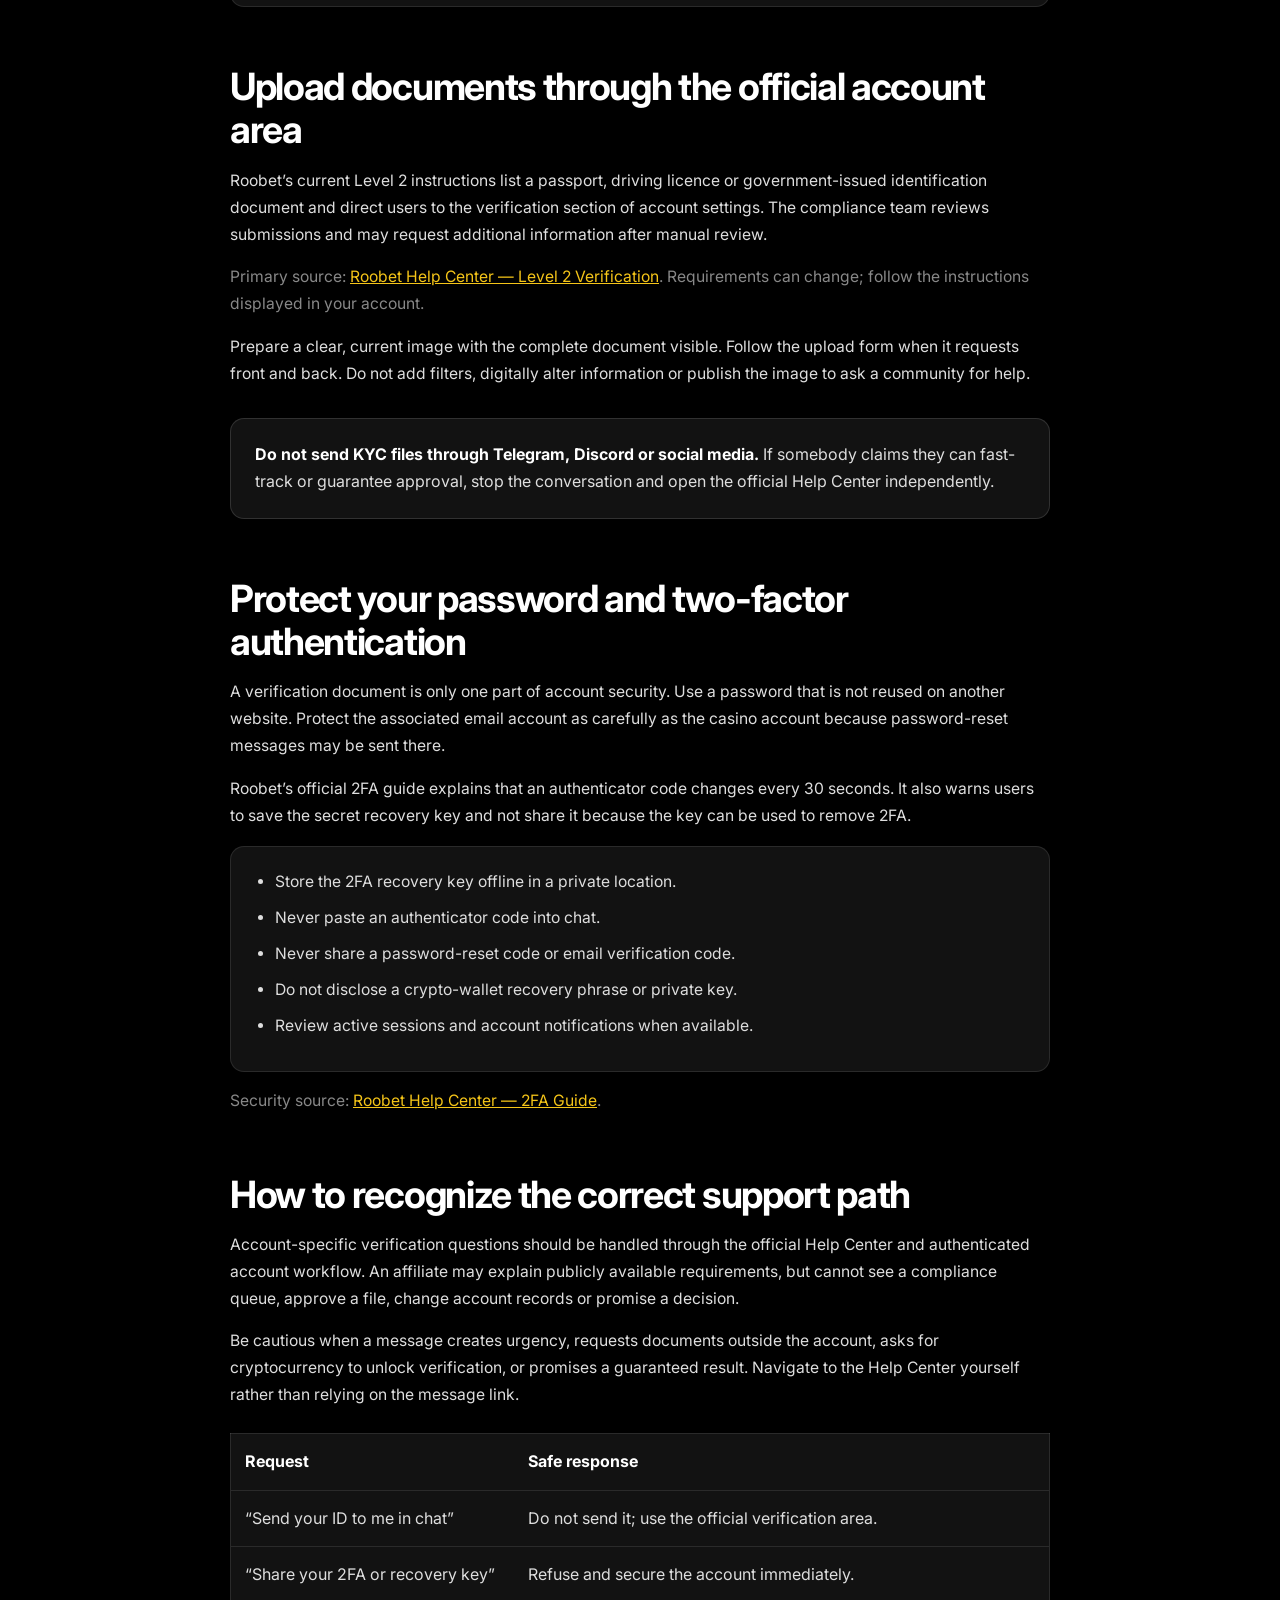
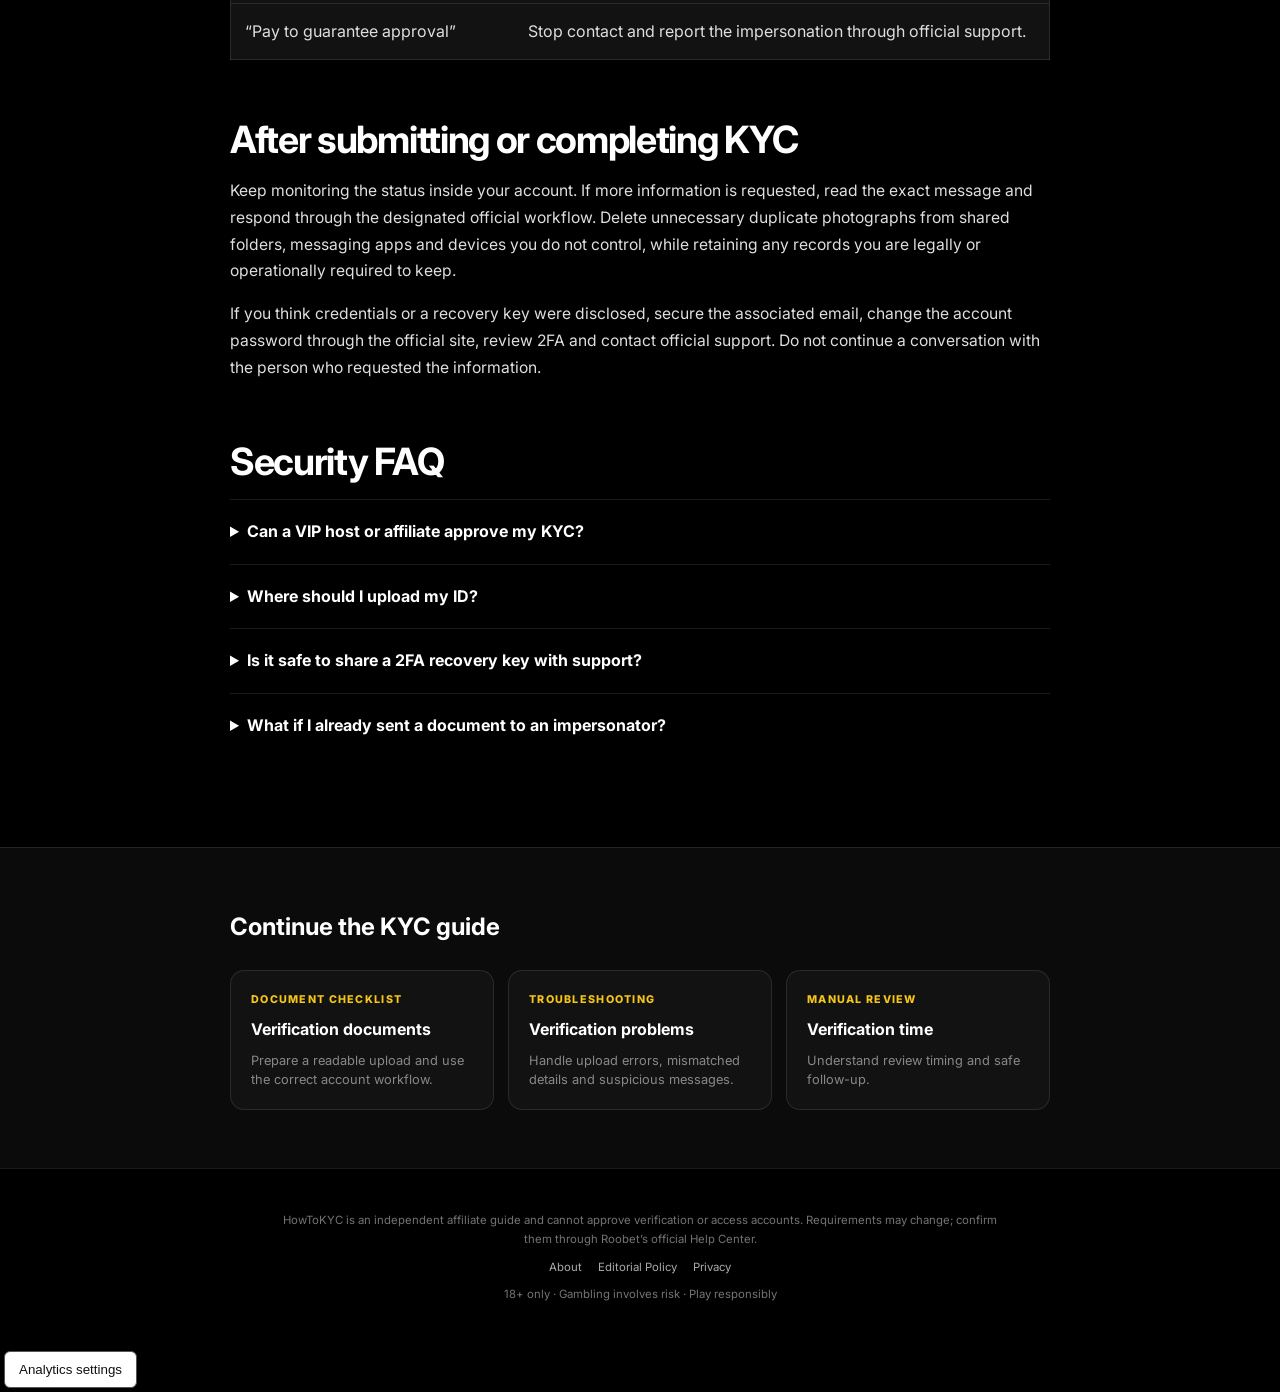
<file: roobet-kyc-security-checklist.html>
<!doctype html>
<html lang="en">
<head>
  <meta charset="utf-8">
  <meta name="viewport" content="width=device-width,initial-scale=1">
  <title>Roobet KYC Security Checklist: Protect Your ID & Account</title>
  <meta name="description" content="A practical Roobet KYC security checklist covering safe ID uploads, official support, passwords, 2FA recovery keys and impersonation warning signs.">
  <link rel="canonical" href="https://www.howtokyc.com/roobet-kyc-security-checklist">
  <meta property="og:type" content="article">
  <meta property="og:site_name" content="HowToKYC">
  <meta property="og:title" content="Roobet KYC Security Checklist">
  <meta property="og:description" content="Protect identity documents, account access and two-factor authentication during verification.">
  <meta property="og:url" content="https://www.howtokyc.com/roobet-kyc-security-checklist">
  <meta name="twitter:card" content="summary">
  <link rel="icon" href="/favicon.svg">
  <link rel="preconnect" href="https://fonts.googleapis.com">
  <link href="https://fonts.googleapis.com/css2?family=Inter:wght@400;600;700;800;900&display=swap" rel="stylesheet">
  <link rel="stylesheet" href="/guide.css">
  <script type="application/ld+json">{"@context":"https://schema.org","@graph":[{"@type":"Article","headline":"Roobet KYC Security Checklist","description":"A practical security checklist for protecting identity documents and account access during Roobet verification.","datePublished":"2026-10-28","dateModified":"2026-10-28","author":{"@type":"Organization","name":"HowToKYC Editorial Team"},"publisher":{"@type":"Organization","name":"HowToKYC"},"mainEntityOfPage":"https://www.howtokyc.com/roobet-kyc-security-checklist"},{"@type":"BreadcrumbList","itemListElement":[{"@type":"ListItem","position":1,"name":"HowToKYC","item":"https://www.howtokyc.com/"},{"@type":"ListItem","position":2,"name":"KYC Security Checklist","item":"https://www.howtokyc.com/roobet-kyc-security-checklist"}]},{"@type":"FAQPage","mainEntity":[{"@type":"Question","name":"Where should I upload Roobet verification documents?","acceptedAnswer":{"@type":"Answer","text":"Use the verification area reached from your official Roobet account. Do not send identity documents to affiliates, streamers, Telegram users or Discord moderators."}},{"@type":"Question","name":"Can an affiliate approve Roobet KYC?","acceptedAnswer":{"@type":"Answer","text":"No. Verification decisions are handled through Roobet's official compliance and support process."}},{"@type":"Question","name":"Should I share my Roobet 2FA recovery key?","acceptedAnswer":{"@type":"Answer","text":"No. Keep the recovery key private because it can be used to remove two-factor authentication from the account."}}]}]}</script>
  <script defer src="/analytics-consent.js"></script>
</head>
<body>
<nav><a class="logo" href="/">How To <em>KYC</em></a><div class="navlinks"><a href="/roobet-verification-documents">Documents</a><a href="/roobet-verification-problems">Problems</a><a class="home" href="/">Main guide</a></div></nav>
<header class="hero"><div class="wrap"><div class="crumbs"><a href="/">Home</a> / Account security</div><div class="eyebrow">Identity and account safety</div><h1>Roobet KYC security checklist</h1><p class="dek">Protect your identity document, login and two-factor authentication before, during and after a verification review.</p><p class="updated">By <a href="/editorial-policy">HowToKYC Editorial Team</a> · Reviewed 28 October 2026 · Independent guide</p></div></header>

<main class="article"><article class="wrap">
  <div class="callout"><strong>The essential rule:</strong> submit identity documents only through the verification area reached from your own official account. An affiliate, streamer, community moderator or direct-message contact cannot approve KYC and should never request a copy of your ID.</div>
  <div class="toc"><strong>On this page</strong><a href="#before">Before uploading</a><a href="#upload">Safe document upload</a><a href="#account">Protect the account</a><a href="#support">Recognize real support</a><a href="#after">After verification</a></div>

  <h2 id="before">Before you upload an identity document</h2>
  <p>Confirm that account registration is permitted in your location and that the details entered on the account accurately identify you. Do not use another person’s document, a false address, a VPN or a second account to work around eligibility or verification rules.</p>
  <p>Open the verification page by signing in through the website address you already trust. Avoid beginning a sensitive upload from a link in a social-media message, sponsored advertisement or unsolicited email.</p>
  <ul class="checklist"><li>Check the domain before signing in.</li><li>Use a private device that receives current security updates.</li><li>Avoid public Wi-Fi when transmitting identity information.</li><li>Close screen-sharing and remote-access software.</li><li>Make sure your account email is protected by a unique password and 2FA.</li></ul>

  <h2 id="upload">Upload documents through the official account area</h2>
  <p>Roobet’s current Level 2 instructions list a passport, driving licence or government-issued identification document and direct users to the verification section of account settings. The compliance team reviews submissions and may request additional information after manual review.</p>
  <p class="source">Primary source: <a href="https://help.roobet.com/en/articles/14709132-level-2-verification" target="_blank" rel="noopener noreferrer">Roobet Help Center — Level 2 Verification</a>. Requirements can change; follow the instructions displayed in your account.</p>
  <p>Prepare a clear, current image with the complete document visible. Follow the upload form when it requests front and back. Do not add filters, digitally alter information or publish the image to ask a community for help.</p>
  <div class="callout warning"><strong>Do not send KYC files through Telegram, Discord or social media.</strong> If somebody claims they can fast-track or guarantee approval, stop the conversation and open the official Help Center independently.</div>

  <h2 id="account">Protect your password and two-factor authentication</h2>
  <p>A verification document is only one part of account security. Use a password that is not reused on another website. Protect the associated email account as carefully as the casino account because password-reset messages may be sent there.</p>
  <p>Roobet’s official 2FA guide explains that an authenticator code changes every 30 seconds. It also warns users to save the secret recovery key and not share it because the key can be used to remove 2FA.</p>
  <ul class="checklist"><li>Store the 2FA recovery key offline in a private location.</li><li>Never paste an authenticator code into chat.</li><li>Never share a password-reset code or email verification code.</li><li>Do not disclose a crypto-wallet recovery phrase or private key.</li><li>Review active sessions and account notifications when available.</li></ul>
  <p class="source">Security source: <a href="https://help.roobet.com/en/articles/5017812-2fa-guide" target="_blank" rel="noopener noreferrer">Roobet Help Center — 2FA Guide</a>.</p>

  <h2 id="support">How to recognize the correct support path</h2>
  <p>Account-specific verification questions should be handled through the official Help Center and authenticated account workflow. An affiliate may explain publicly available requirements, but cannot see a compliance queue, approve a file, change account records or promise a decision.</p>
  <p>Be cautious when a message creates urgency, requests documents outside the account, asks for cryptocurrency to unlock verification, or promises a guaranteed result. Navigate to the Help Center yourself rather than relying on the message link.</p>
  <table style="width:100%;border-collapse:collapse;margin:24px 0;background:var(--panel);border:1px solid var(--border);"><thead><tr><th style="text-align:left;padding:14px;color:#fff;border-bottom:1px solid var(--border);">Request</th><th style="text-align:left;padding:14px;color:#fff;border-bottom:1px solid var(--border);">Safe response</th></tr></thead><tbody><tr><td style="padding:14px;border-bottom:1px solid var(--border);">“Send your ID to me in chat”</td><td style="padding:14px;border-bottom:1px solid var(--border);">Do not send it; use the official verification area.</td></tr><tr><td style="padding:14px;border-bottom:1px solid var(--border);">“Share your 2FA or recovery key”</td><td style="padding:14px;border-bottom:1px solid var(--border);">Refuse and secure the account immediately.</td></tr><tr><td style="padding:14px;">“Pay to guarantee approval”</td><td style="padding:14px;">Stop contact and report the impersonation through official support.</td></tr></tbody></table>

  <h2 id="after">After submitting or completing KYC</h2>
  <p>Keep monitoring the status inside your account. If more information is requested, read the exact message and respond through the designated official workflow. Delete unnecessary duplicate photographs from shared folders, messaging apps and devices you do not control, while retaining any records you are legally or operationally required to keep.</p>
  <p>If you think credentials or a recovery key were disclosed, secure the associated email, change the account password through the official site, review 2FA and contact official support. Do not continue a conversation with the person who requested the information.</p>

  <section class="faq"><h2>Security FAQ</h2><details><summary>Can a VIP host or affiliate approve my KYC?</summary><p>No. Affiliates and community teams cannot approve identity documents or override a compliance review.</p></details><details><summary>Where should I upload my ID?</summary><p>Use only the verification section reached from your official account and follow the instructions displayed there.</p></details><details><summary>Is it safe to share a 2FA recovery key with support?</summary><p>No. Keep it private. Roobet’s own guide warns that the recovery key can be used to remove 2FA.</p></details><details><summary>What if I already sent a document to an impersonator?</summary><p>Stop contact, secure your email and account, preserve evidence of the conversation and contact official support. Consider identity-protection steps appropriate to your country.</p></details></section>
</article></main>

<section class="related"><div class="wrap"><h2>Continue the KYC guide</h2><div class="grid"><a class="card" href="/roobet-verification-documents"><span>Document checklist</span><strong>Verification documents</strong><p>Prepare a readable upload and use the correct account workflow.</p></a><a class="card" href="/roobet-verification-problems"><span>Troubleshooting</span><strong>Verification problems</strong><p>Handle upload errors, mismatched details and suspicious messages.</p></a><a class="card" href="/roobet-kyc-verification-time"><span>Manual review</span><strong>Verification time</strong><p>Understand review timing and safe follow-up.</p></a></div></div></section>
<footer><p>HowToKYC is an independent affiliate guide and cannot approve verification or access accounts. Requirements may change; confirm them through Roobet’s official Help Center.</p><p class="trust-links"><a href="/about">About</a><a href="/editorial-policy">Editorial Policy</a><a href="/privacy">Privacy</a></p><p>18+ only · Gambling involves risk · Play responsibly</p></footer>
</body>
</html>
</file>
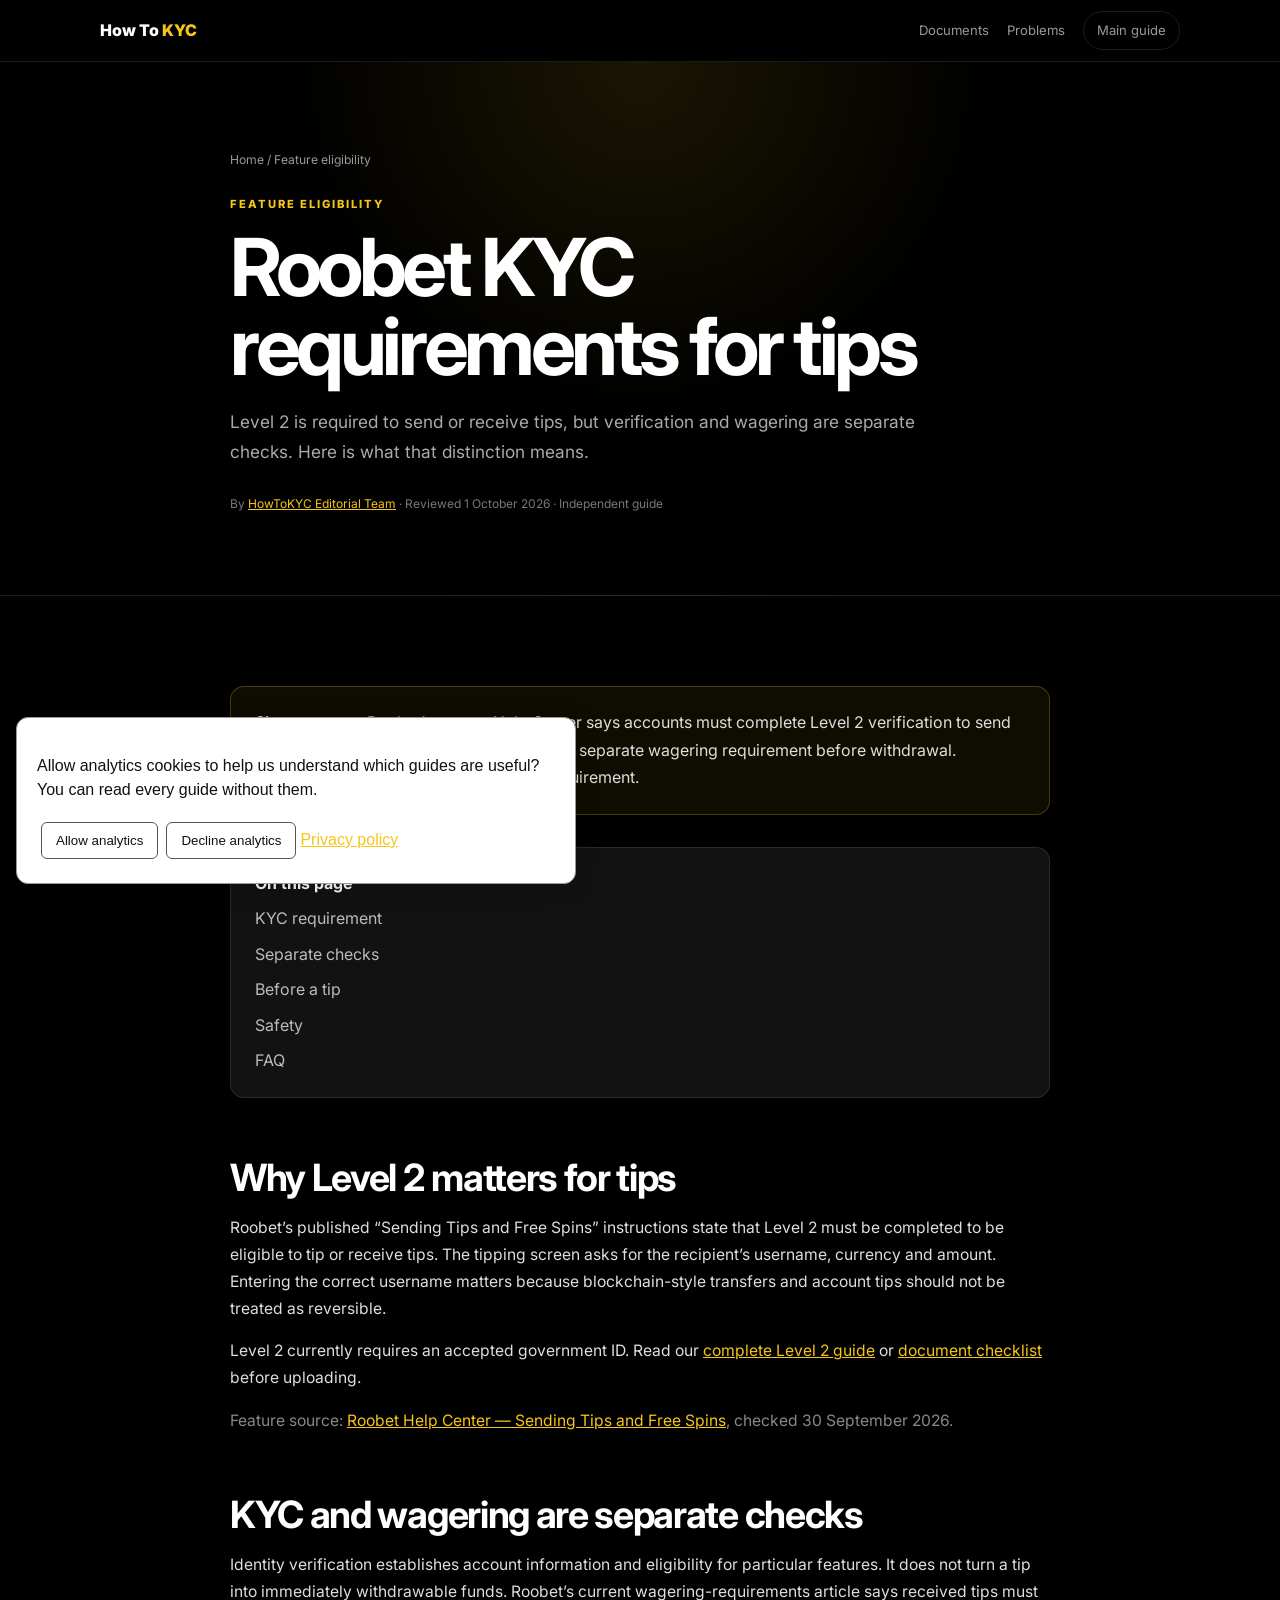
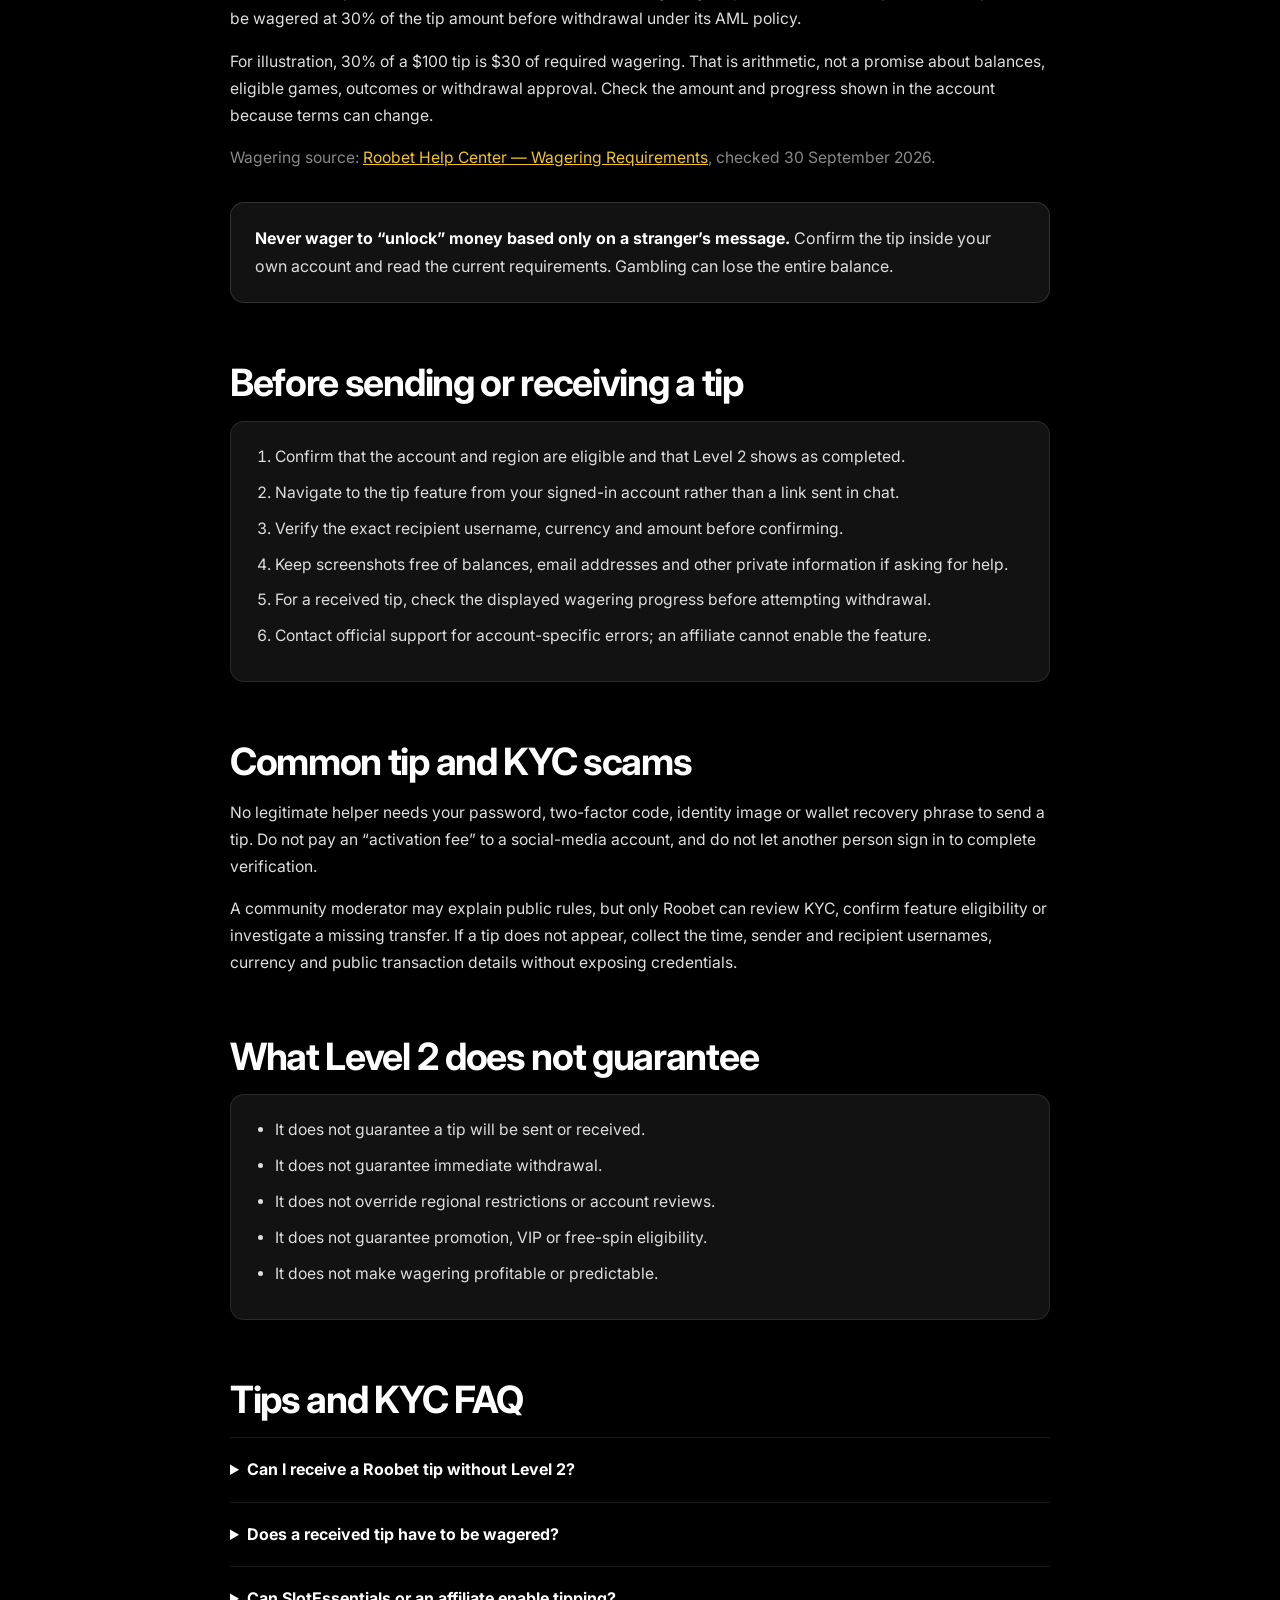
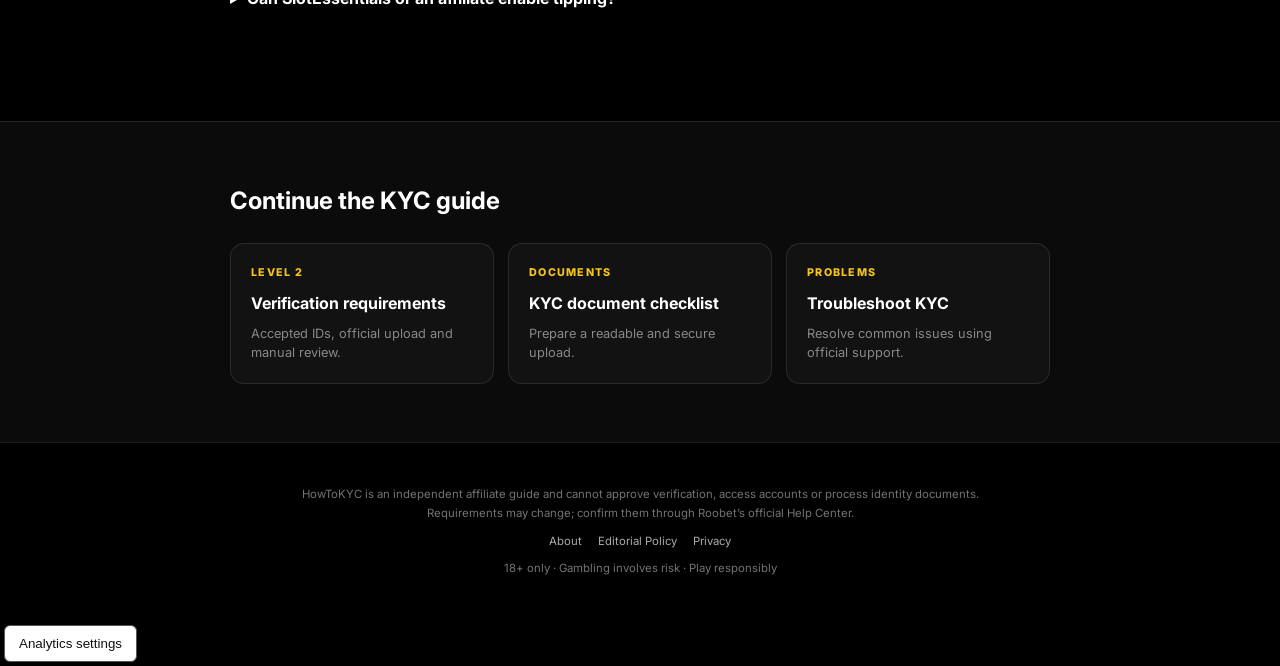
<file: roobet-kyc-tips-requirements.html>
<!doctype html><html lang="en"><head><meta charset="utf-8"><meta name="viewport" content="width=device-width,initial-scale=1"><title>Roobet KYC for Tips: Level 2 Requirements Explained</title><meta name="description" content="Understand Roobet's Level 2 requirement for sending and receiving tips, the separate wagering rule for received tips, and how to keep account details secure."><link rel="canonical" href="https://www.howtokyc.com/roobet-kyc-tips-requirements"><meta property="og:type" content="article"><meta property="og:site_name" content="HowToKYC"><meta property="og:title" content="Roobet KYC for Tips: Level 2 Requirements Explained"><meta property="og:description" content="Understand Roobet's Level 2 requirement for sending and receiving tips, the separate wagering rule for received tips, and how to keep account details secure."><meta property="og:url" content="https://www.howtokyc.com/roobet-kyc-tips-requirements"><meta name="twitter:card" content="summary"><link rel="icon" href="/favicon.svg"><link rel="preconnect" href="https://fonts.googleapis.com"><link href="https://fonts.googleapis.com/css2?family=Inter:wght@400;600;700;800;900&display=swap" rel="stylesheet"><link rel="stylesheet" href="/guide.css"><script type="application/ld+json">{"@context":"https://schema.org","@graph":[{"@type":"Article","headline":"Roobet KYC requirements for tips","datePublished":"2026-09-30","dateModified":"2026-10-06","author":{"@type":"Organization","name":"HowToKYC Editorial Team"},"publisher":{"@type":"Organization","name":"HowToKYC"},"mainEntityOfPage":"https://www.howtokyc.com/roobet-kyc-tips-requirements"},{"@type":"BreadcrumbList","itemListElement":[{"@type":"ListItem","position":1,"name":"HowToKYC","item":"https://www.howtokyc.com/"},{"@type":"ListItem","position":2,"name":"Roobet KYC requirements for tips","item":"https://www.howtokyc.com/roobet-kyc-tips-requirements"}]},{"@type":"FAQPage","mainEntity":[{"@type":"Question","name":"Can I receive a Roobet tip without Level 2?","acceptedAnswer":{"@type":"Answer","text":"Roobet's current public instructions say Level 2 must be completed to be eligible to send or receive tips."}},{"@type":"Question","name":"Does a received tip have to be wagered?","acceptedAnswer":{"@type":"Answer","text":"Roobet's current wagering article says received tips must be wagered at 30% of the tip amount before withdrawal."}}]}]}</script>  <script defer src="/analytics-consent.js"></script>
</head><body><nav><a class="logo" href="/">How To <em>KYC</em></a><div class="navlinks"><a href="/roobet-verification-documents">Documents</a><a href="/roobet-verification-problems">Problems</a><a class="home" href="/">Main guide</a></div></nav><header class="hero"><div class="wrap"><div class="crumbs"><a href="/">Home</a> / Feature eligibility</div><div class="eyebrow">Feature eligibility</div><h1>Roobet KYC requirements for tips</h1><p class="dek">Level 2 is required to send or receive tips, but verification and wagering are separate checks. Here is what that distinction means.</p><p class="updated">By <a href="/editorial-policy">HowToKYC Editorial Team</a> · Reviewed 1 October 2026 · Independent guide</p></div></header><main class="article"><article class="wrap"><div class="callout"><strong>Short answer:</strong> Roobet’s current Help Center says accounts must complete Level 2 verification to send or receive tips. A received tip also carries a separate wagering requirement before withdrawal. Completing KYC does not remove that requirement.</div>
<div class="toc"><strong>On this page</strong><a href="#requirement">KYC requirement</a><a href="#separate">Separate checks</a><a href="#steps">Before a tip</a><a href="#safety">Safety</a><a href="#faq">FAQ</a></div>
<h2 id="requirement">Why Level 2 matters for tips</h2>
<p>Roobet’s published “Sending Tips and Free Spins” instructions state that Level 2 must be completed to be eligible to tip or receive tips. The tipping screen asks for the recipient’s username, currency and amount. Entering the correct username matters because blockchain-style transfers and account tips should not be treated as reversible.</p>
<p>Level 2 currently requires an accepted government ID. Read our <a href="/roobet-level-2-verification">complete Level 2 guide</a> or <a href="/roobet-verification-documents">document checklist</a> before uploading.</p>
<p class="source">Feature source: <a href="https://help.roobet.com/en/articles/10873689-sending-tips-and-free-spins" target="_blank" rel="noopener noreferrer">Roobet Help Center — Sending Tips and Free Spins</a>, checked 30 September 2026.</p>
<h2 id="separate">KYC and wagering are separate checks</h2>
<p>Identity verification establishes account information and eligibility for particular features. It does not turn a tip into immediately withdrawable funds. Roobet’s current wagering-requirements article says received tips must be wagered at 30% of the tip amount before withdrawal under its AML policy.</p>
<p>For illustration, 30% of a $100 tip is $30 of required wagering. That is arithmetic, not a promise about balances, eligible games, outcomes or withdrawal approval. Check the amount and progress shown in the account because terms can change.</p>
<p class="source">Wagering source: <a href="https://help.roobet.com/en/articles/13239839-wagering-requirements" target="_blank" rel="noopener noreferrer">Roobet Help Center — Wagering Requirements</a>, checked 30 September 2026.</p>
<div class="callout warning"><strong>Never wager to “unlock” money based only on a stranger’s message.</strong> Confirm the tip inside your own account and read the current requirements. Gambling can lose the entire balance.</div>
<h2 id="steps">Before sending or receiving a tip</h2>
<ol class="checklist"><li>Confirm that the account and region are eligible and that Level 2 shows as completed.</li><li>Navigate to the tip feature from your signed-in account rather than a link sent in chat.</li><li>Verify the exact recipient username, currency and amount before confirming.</li><li>Keep screenshots free of balances, email addresses and other private information if asking for help.</li><li>For a received tip, check the displayed wagering progress before attempting withdrawal.</li><li>Contact official support for account-specific errors; an affiliate cannot enable the feature.</li></ol>
<h2 id="safety">Common tip and KYC scams</h2>
<p>No legitimate helper needs your password, two-factor code, identity image or wallet recovery phrase to send a tip. Do not pay an “activation fee” to a social-media account, and do not let another person sign in to complete verification.</p>
<p>A community moderator may explain public rules, but only Roobet can review KYC, confirm feature eligibility or investigate a missing transfer. If a tip does not appear, collect the time, sender and recipient usernames, currency and public transaction details without exposing credentials.</p>
<h2>What Level 2 does not guarantee</h2>
<ul class="checklist"><li>It does not guarantee a tip will be sent or received.</li><li>It does not guarantee immediate withdrawal.</li><li>It does not override regional restrictions or account reviews.</li><li>It does not guarantee promotion, VIP or free-spin eligibility.</li><li>It does not make wagering profitable or predictable.</li></ul>
<section class="faq" id="faq"><h2>Tips and KYC FAQ</h2>
<details><summary>Can I receive a Roobet tip without Level 2?</summary><p>Roobet’s current public instructions say Level 2 must be completed to be eligible to send or receive tips.</p></details>
<details><summary>Does a received tip have to be wagered?</summary><p>Roobet’s current wagering article says received tips must be wagered at 30% of the tip amount before withdrawal.</p></details>
<details><summary>Can SlotEssentials or an affiliate enable tipping?</summary><p>No. Account verification and feature access are controlled by Roobet. Use official support for account-specific help.</p></details></section></article></main><section class="related"><div class="wrap"><h2>Continue the KYC guide</h2><div class="grid"><a class="card" href="/roobet-level-2-verification"><span>Level 2</span><strong>Verification requirements</strong><p>Accepted IDs, official upload and manual review.</p></a><a class="card" href="/roobet-verification-documents"><span>Documents</span><strong>KYC document checklist</strong><p>Prepare a readable and secure upload.</p></a><a class="card" href="/roobet-verification-problems"><span>Problems</span><strong>Troubleshoot KYC</strong><p>Resolve common issues using official support.</p></a></div></div></section><footer><p>HowToKYC is an independent affiliate guide and cannot approve verification, access accounts or process identity documents. Requirements may change; confirm them through Roobet’s official Help Center.</p><p class="trust-links"><a href="/about">About</a><a href="/editorial-policy">Editorial Policy</a><a href="/privacy">Privacy</a></p><p>18+ only · Gambling involves risk · Play responsibly</p></footer></body></html>
</file>
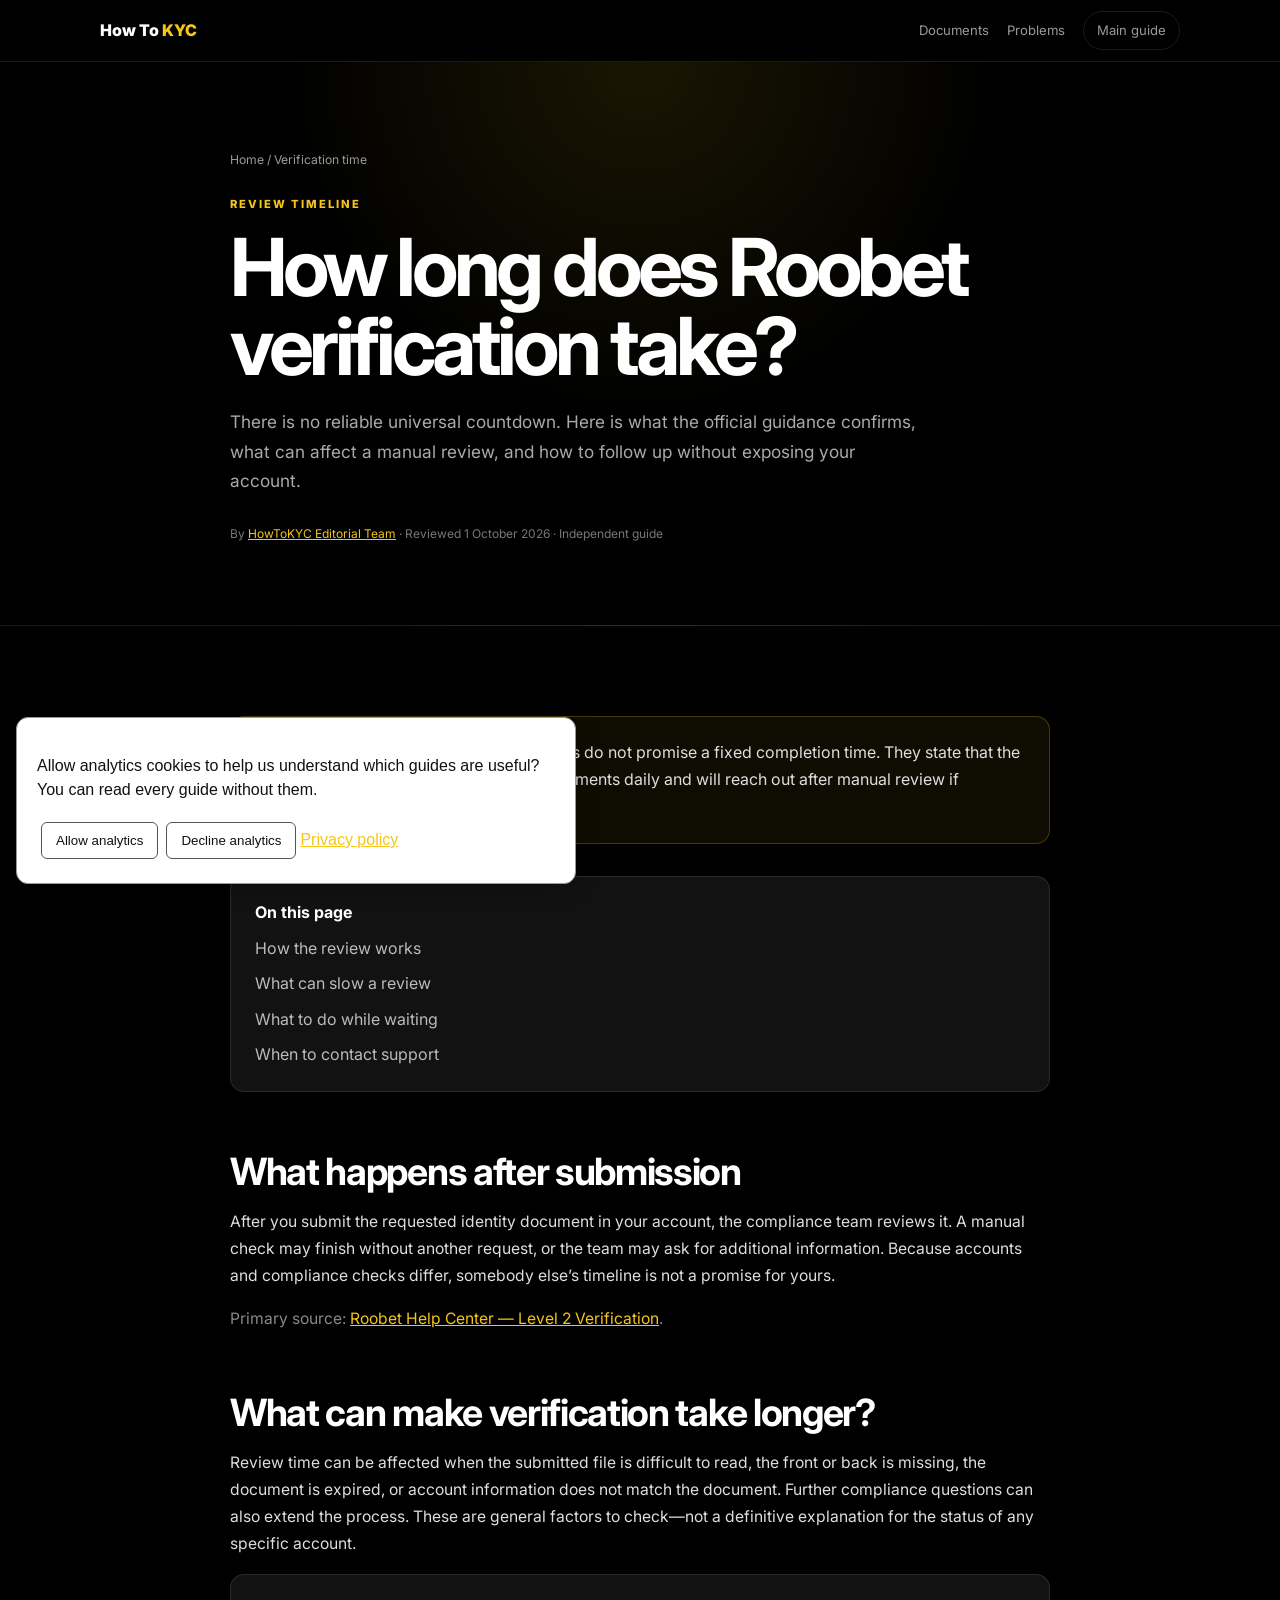
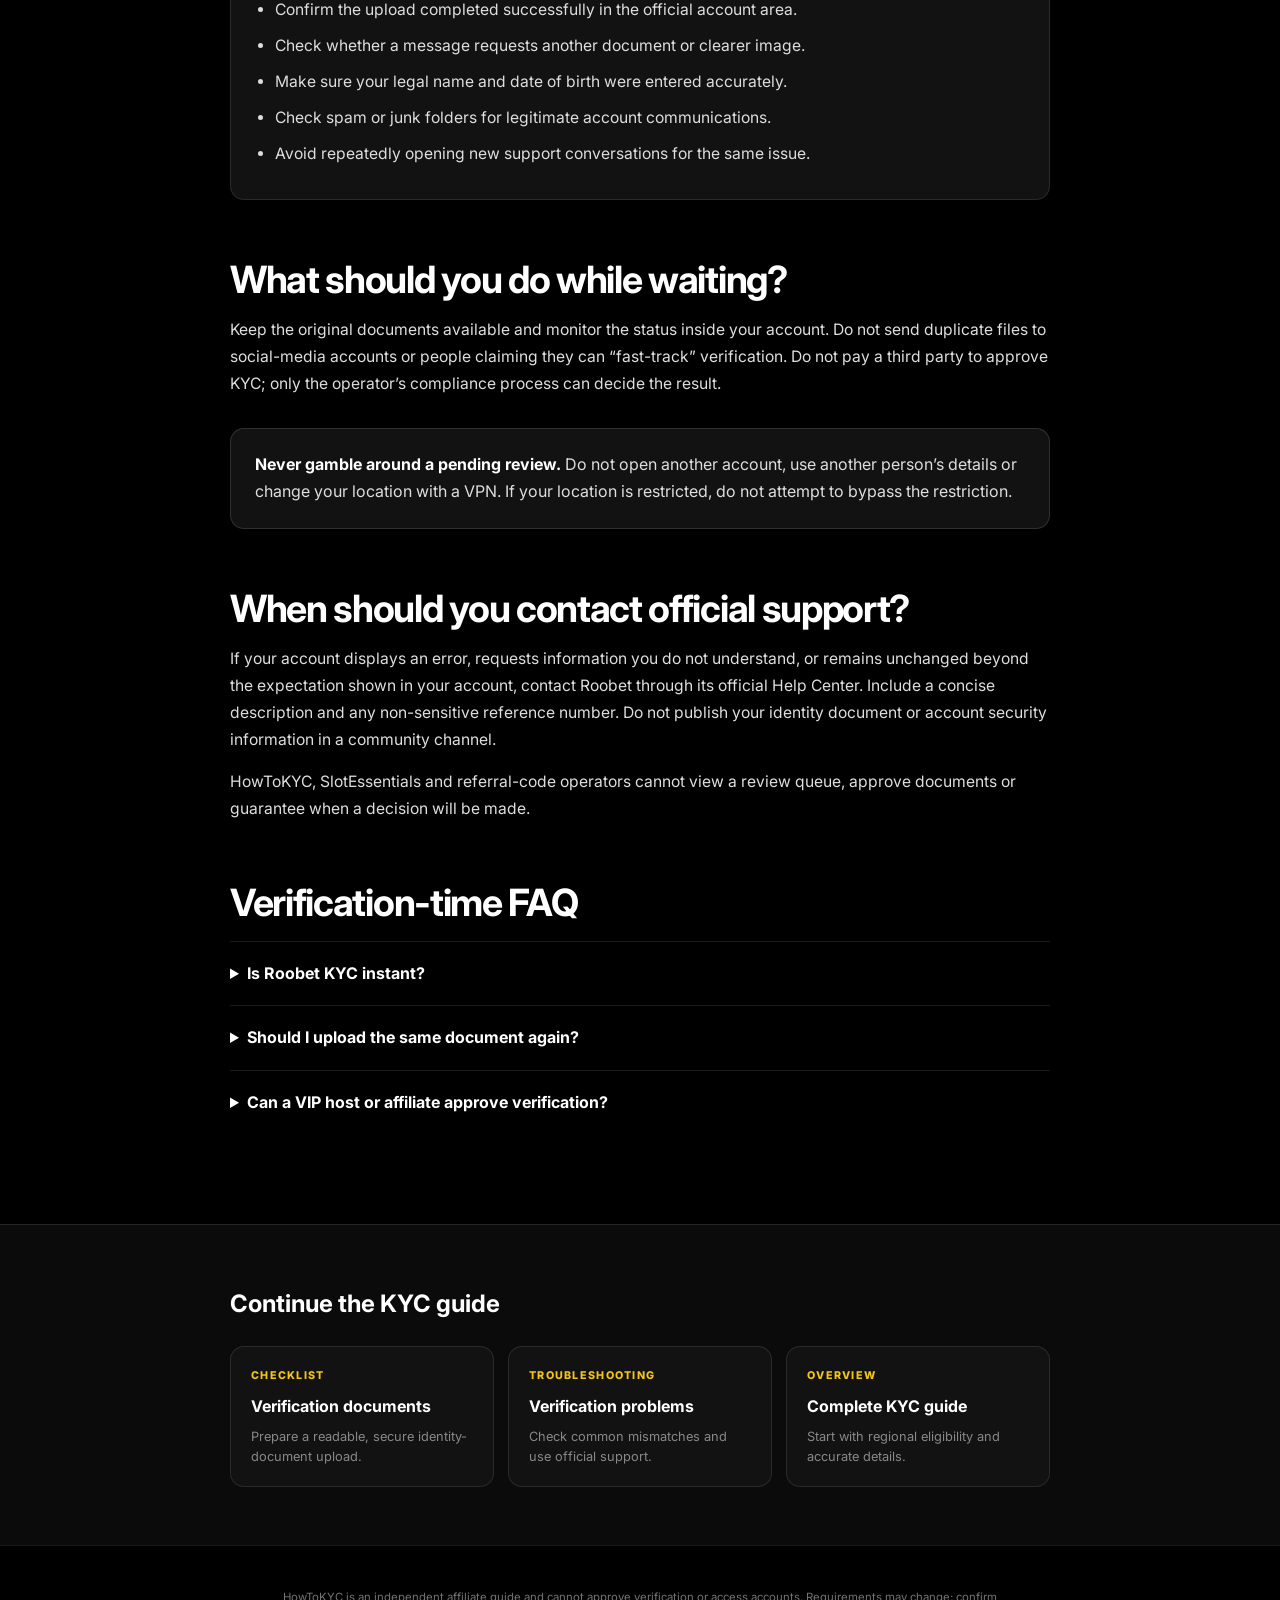
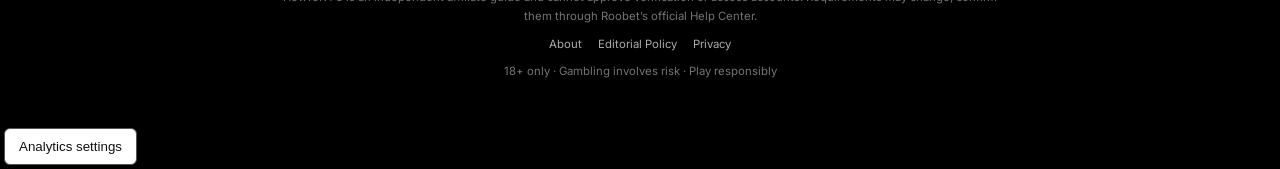
<file: roobet-kyc-verification-time.html>
<!doctype html><html lang="en"><head><meta charset="utf-8"><meta name="viewport" content="width=device-width,initial-scale=1"><title>How Long Does Roobet Verification Take? KYC Review Guide</title><meta name="description" content="Learn how Roobet KYC review works, why verification time varies, what to check while waiting, and when to contact official support."><link rel="canonical" href="https://www.howtokyc.com/roobet-kyc-verification-time"><meta property="og:type" content="article"><meta property="og:site_name" content="HowToKYC"><meta property="og:title" content="How Long Does Roobet Verification Take?"><meta property="og:description" content="A realistic guide to manual KYC review, delays and safe follow-up."><meta property="og:url" content="https://www.howtokyc.com/roobet-kyc-verification-time"><meta name="twitter:card" content="summary"><link rel="icon" href="/favicon.svg"><link rel="preconnect" href="https://fonts.googleapis.com"><link href="https://fonts.googleapis.com/css2?family=Inter:wght@400;600;700;800;900&display=swap" rel="stylesheet"><link rel="stylesheet" href="/guide.css"><script type="application/ld+json">{"@context":"https://schema.org","@graph":[{"@type":"Article","headline":"How Long Does Roobet Verification Take?","datePublished":"2026-09-09","dateModified":"2026-10-06","author":{"@type":"Organization","name":"HowToKYC Editorial Team"},"publisher":{"@type":"Organization","name":"HowToKYC"},"mainEntityOfPage":"https://www.howtokyc.com/roobet-kyc-verification-time"},{"@type":"BreadcrumbList","itemListElement":[{"@type":"ListItem","position":1,"name":"HowToKYC","item":"https://www.howtokyc.com/"},{"@type":"ListItem","position":2,"name":"Verification Time","item":"https://www.howtokyc.com/roobet-kyc-verification-time"}]},{"@type":"FAQPage","mainEntity":[{"@type":"Question","name":"How long does Roobet verification take?","acceptedAnswer":{"@type":"Answer","text":"Roobet does not publish a guaranteed completion time in its Level 2 instructions. It says its compliance team reviews documents daily and may request more information after manual review."}},{"@type":"Question","name":"Can an affiliate speed up Roobet KYC?","acceptedAnswer":{"@type":"Answer","text":"No. Affiliates and community moderators cannot approve KYC or override a compliance review."}}]}]}</script>  <script defer src="/analytics-consent.js"></script>
</head><body><nav><a class="logo" href="/">How To <em>KYC</em></a><div class="navlinks"><a href="/roobet-verification-documents">Documents</a><a href="/roobet-verification-problems">Problems</a><a class="home" href="/">Main guide</a></div></nav><header class="hero"><div class="wrap"><div class="crumbs"><a href="/">Home</a> / Verification time</div><div class="eyebrow">Review timeline</div><h1>How long does Roobet verification take?</h1><p class="dek">There is no reliable universal countdown. Here is what the official guidance confirms, what can affect a manual review, and how to follow up without exposing your account.</p><p class="updated">By <a href="/editorial-policy">HowToKYC Editorial Team</a> · Reviewed 1 October 2026 · Independent guide</p></div></header><main class="article"><article class="wrap"><div class="callout"><strong>Short answer:</strong> Roobet’s Level 2 instructions do not promise a fixed completion time. They state that the compliance team reviews verification documents daily and will reach out after manual review if anything further is required.</div><div class="toc"><strong>On this page</strong><a href="#process">How the review works</a><a href="#delays">What can slow a review</a><a href="#waiting">What to do while waiting</a><a href="#support">When to contact support</a></div><h2 id="process">What happens after submission</h2><p>After you submit the requested identity document in your account, the compliance team reviews it. A manual check may finish without another request, or the team may ask for additional information. Because accounts and compliance checks differ, somebody else’s timeline is not a promise for yours.</p><p class="source">Primary source: <a href="https://help.roobet.com/en/articles/14709132-level-2-verification" rel="noopener noreferrer" target="_blank">Roobet Help Center — Level 2 Verification</a>.</p><h2 id="delays">What can make verification take longer?</h2><p>Review time can be affected when the submitted file is difficult to read, the front or back is missing, the document is expired, or account information does not match the document. Further compliance questions can also extend the process. These are general factors to check—not a definitive explanation for the status of any specific account.</p><ul class="checklist"><li>Confirm the upload completed successfully in the official account area.</li><li>Check whether a message requests another document or clearer image.</li><li>Make sure your legal name and date of birth were entered accurately.</li><li>Check spam or junk folders for legitimate account communications.</li><li>Avoid repeatedly opening new support conversations for the same issue.</li></ul><h2 id="waiting">What should you do while waiting?</h2><p>Keep the original documents available and monitor the status inside your account. Do not send duplicate files to social-media accounts or people claiming they can “fast-track” verification. Do not pay a third party to approve KYC; only the operator’s compliance process can decide the result.</p><div class="callout warning"><strong>Never gamble around a pending review.</strong> Do not open another account, use another person’s details or change your location with a VPN. If your location is restricted, do not attempt to bypass the restriction.</div><h2 id="support">When should you contact official support?</h2><p>If your account displays an error, requests information you do not understand, or remains unchanged beyond the expectation shown in your account, contact Roobet through its official Help Center. Include a concise description and any non-sensitive reference number. Do not publish your identity document or account security information in a community channel.</p><p>HowToKYC, SlotEssentials and referral-code operators cannot view a review queue, approve documents or guarantee when a decision will be made.</p><section class="faq"><h2>Verification-time FAQ</h2><details><summary>Is Roobet KYC instant?</summary><p>Do not assume it is. Official guidance describes compliance-team review and the possibility of a follow-up request.</p></details><details><summary>Should I upload the same document again?</summary><p>Only when your account or official support asks you to do so. Repeated unsolicited submissions may not resolve the underlying issue.</p></details><details><summary>Can a VIP host or affiliate approve verification?</summary><p>No. Account verification is handled through Roobet’s official compliance and support processes.</p></details></section></article></main><section class="related"><div class="wrap"><h2>Continue the KYC guide</h2><div class="grid"><a class="card" href="/roobet-verification-documents"><span>Checklist</span><strong>Verification documents</strong><p>Prepare a readable, secure identity-document upload.</p></a><a class="card" href="/roobet-verification-problems"><span>Troubleshooting</span><strong>Verification problems</strong><p>Check common mismatches and use official support.</p></a><a class="card" href="/"><span>Overview</span><strong>Complete KYC guide</strong><p>Start with regional eligibility and accurate details.</p></a></div></div></section><footer><p>HowToKYC is an independent affiliate guide and cannot approve verification or access accounts. Requirements may change; confirm them through Roobet’s official Help Center.</p><p class="trust-links"><a href="/about">About</a><a href="/editorial-policy">Editorial Policy</a><a href="/privacy">Privacy</a></p><p>18+ only · Gambling involves risk · Play responsibly</p></footer></body></html>
</file>
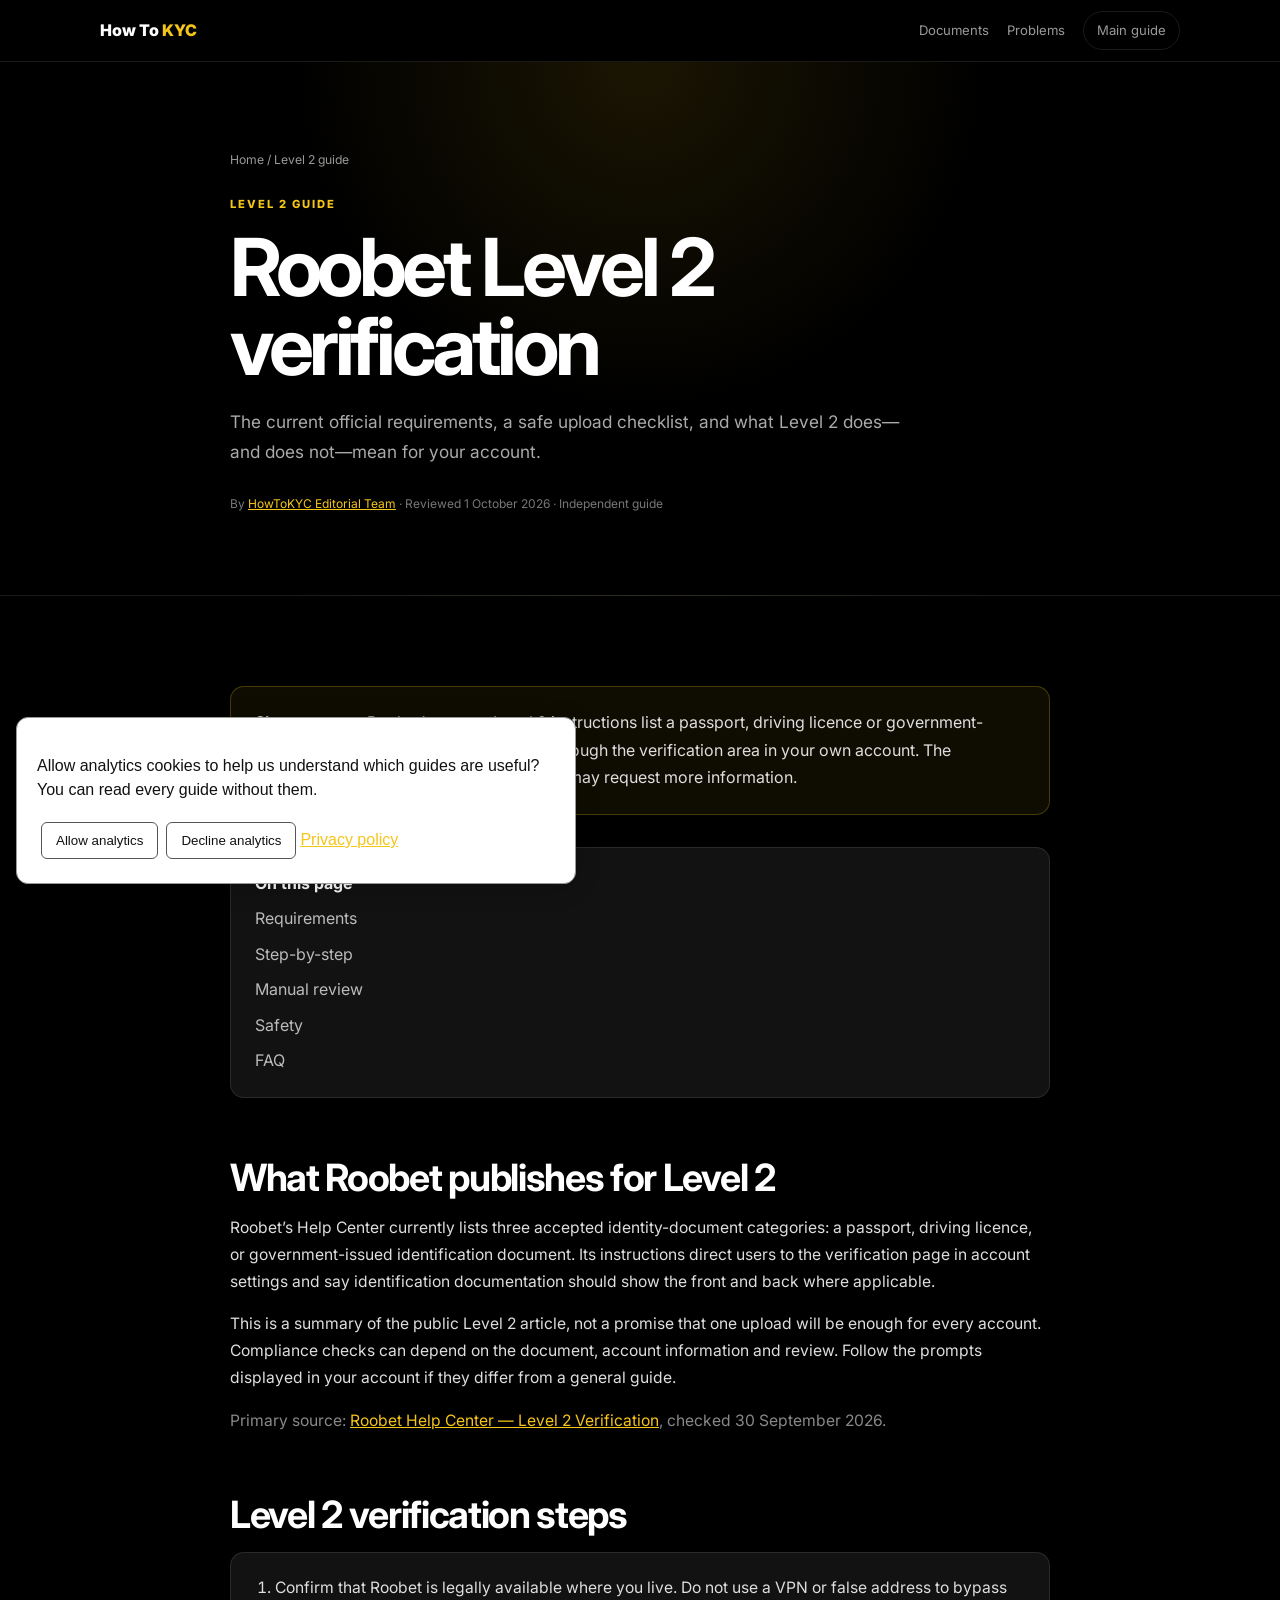
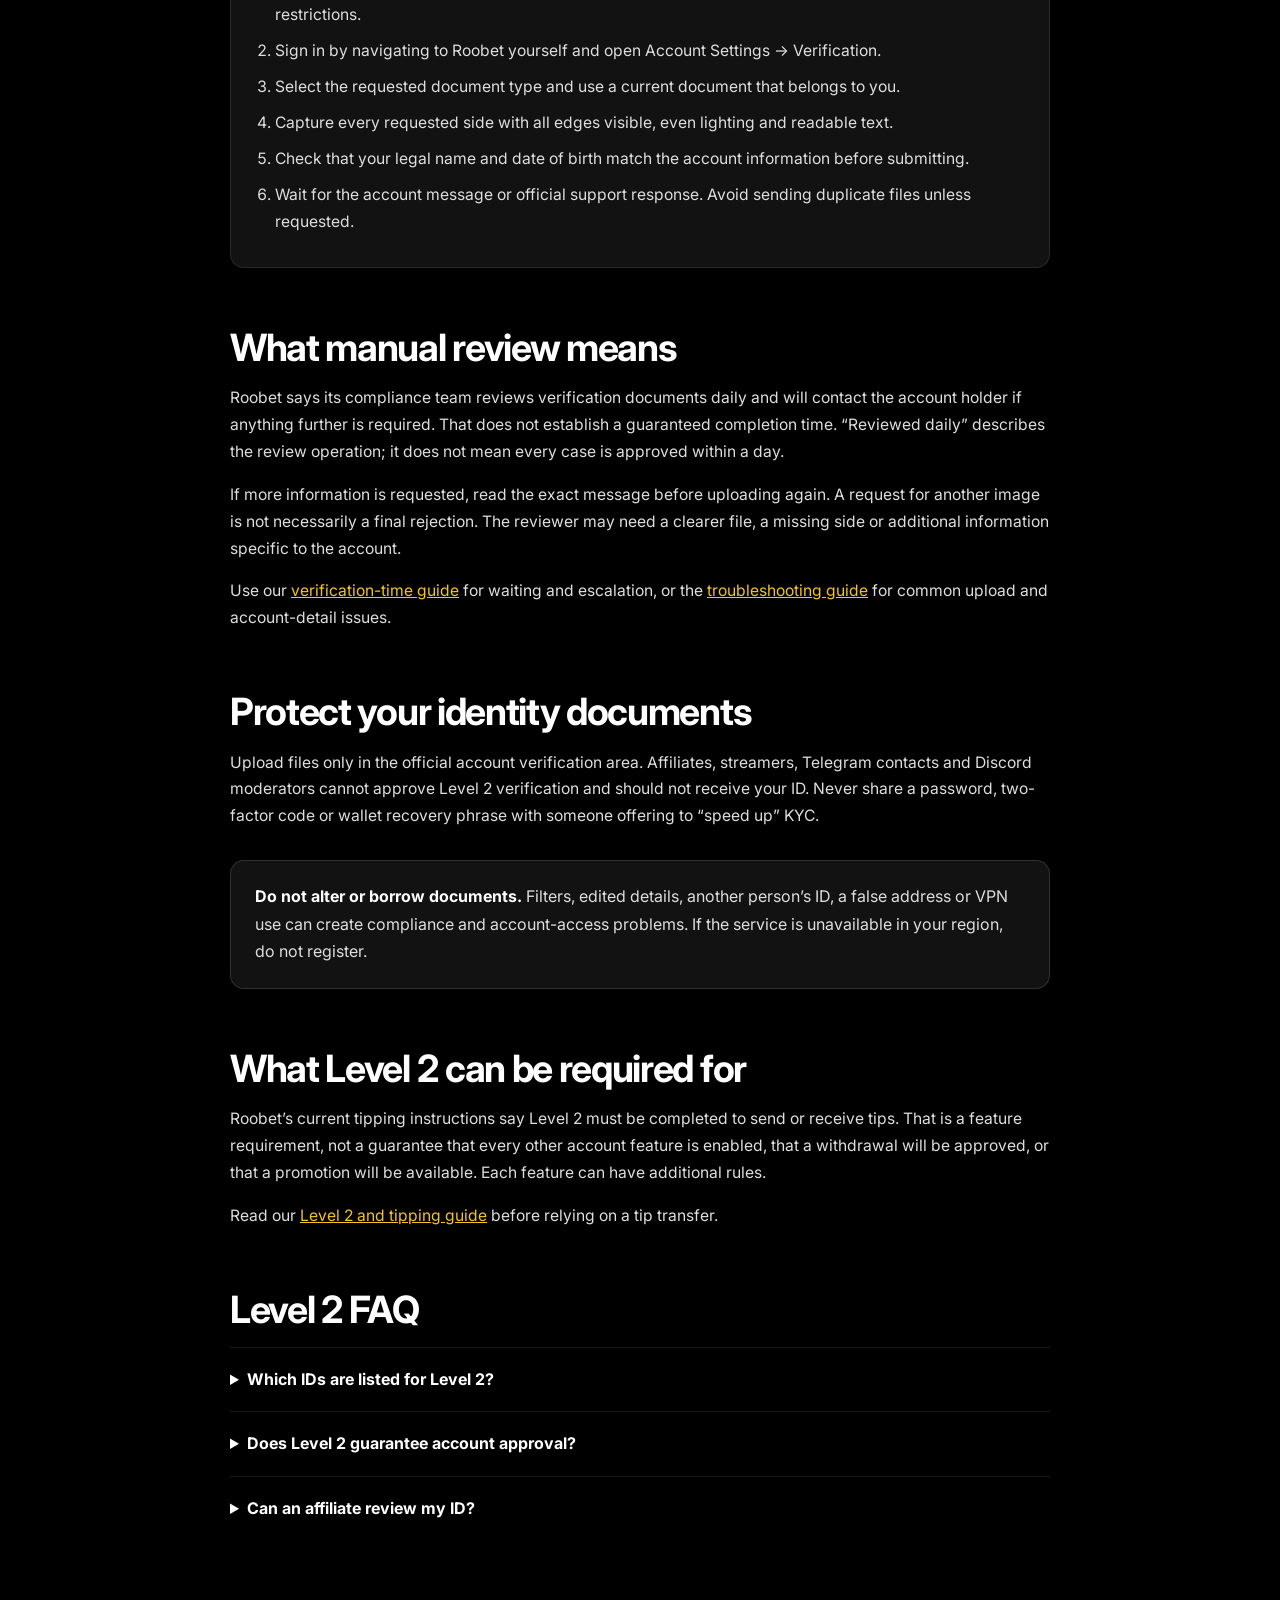
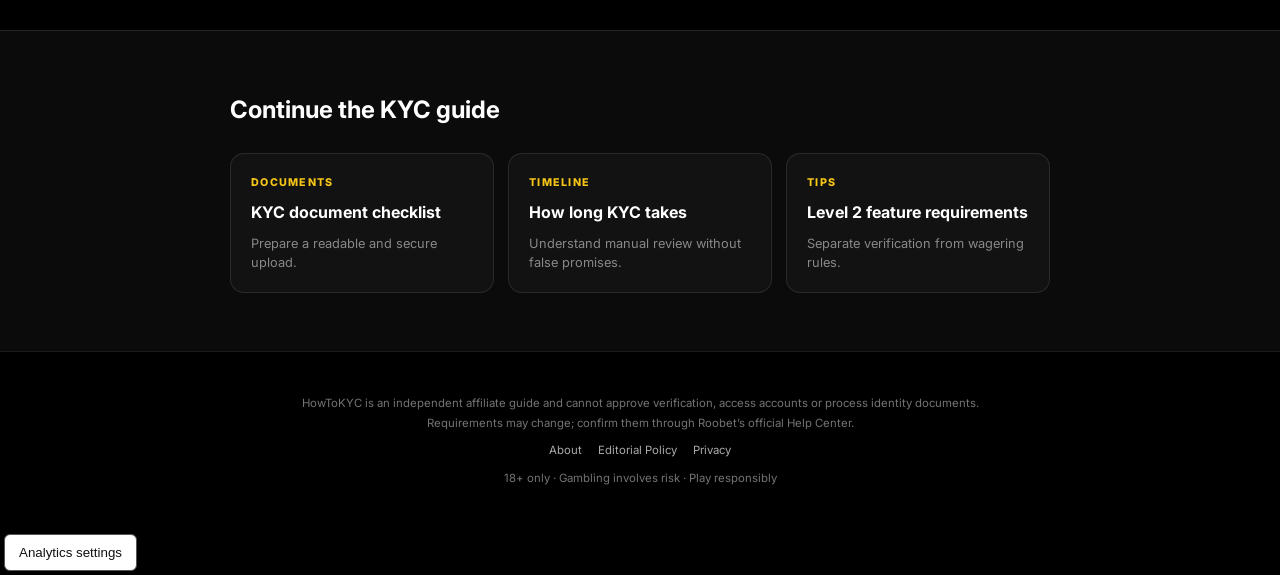
<file: roobet-level-2-verification.html>
<!doctype html><html lang="en"><head><meta charset="utf-8"><meta name="viewport" content="width=device-width,initial-scale=1"><title>Roobet Level 2 Verification: Requirements & Steps (2026)</title><meta name="description" content="Roobet Level 2 verification explained: accepted ID documents, where to upload them, manual review, safety checks and what to do if more information is requested."><link rel="canonical" href="https://www.howtokyc.com/roobet-level-2-verification"><meta property="og:type" content="article"><meta property="og:site_name" content="HowToKYC"><meta property="og:title" content="Roobet Level 2 Verification: Requirements & Steps (2026)"><meta property="og:description" content="Roobet Level 2 verification explained: accepted ID documents, where to upload them, manual review, safety checks and what to do if more information is requested."><meta property="og:url" content="https://www.howtokyc.com/roobet-level-2-verification"><meta name="twitter:card" content="summary"><link rel="icon" href="/favicon.svg"><link rel="preconnect" href="https://fonts.googleapis.com"><link href="https://fonts.googleapis.com/css2?family=Inter:wght@400;600;700;800;900&display=swap" rel="stylesheet"><link rel="stylesheet" href="/guide.css"><script type="application/ld+json">{"@context":"https://schema.org","@graph":[{"@type":"Article","headline":"Roobet Level 2 verification","datePublished":"2026-09-30","dateModified":"2026-10-06","author":{"@type":"Organization","name":"HowToKYC Editorial Team"},"publisher":{"@type":"Organization","name":"HowToKYC"},"mainEntityOfPage":"https://www.howtokyc.com/roobet-level-2-verification"},{"@type":"BreadcrumbList","itemListElement":[{"@type":"ListItem","position":1,"name":"HowToKYC","item":"https://www.howtokyc.com/"},{"@type":"ListItem","position":2,"name":"Roobet Level 2 verification","item":"https://www.howtokyc.com/roobet-level-2-verification"}]},{"@type":"FAQPage","mainEntity":[{"@type":"Question","name":"Which IDs are listed for Roobet Level 2?","acceptedAnswer":{"@type":"Answer","text":"Roobet's current instructions list a passport, driving licence or government-issued identification document."}},{"@type":"Question","name":"Does Level 2 guarantee approval?","acceptedAnswer":{"@type":"Answer","text":"No. The compliance team may request additional information, and feature eligibility can involve separate requirements."}}]}]}</script>  <script defer src="/analytics-consent.js"></script>
</head><body><nav><a class="logo" href="/">How To <em>KYC</em></a><div class="navlinks"><a href="/roobet-verification-documents">Documents</a><a href="/roobet-verification-problems">Problems</a><a class="home" href="/">Main guide</a></div></nav><header class="hero"><div class="wrap"><div class="crumbs"><a href="/">Home</a> / Level 2 guide</div><div class="eyebrow">Level 2 guide</div><h1>Roobet Level 2 verification</h1><p class="dek">The current official requirements, a safe upload checklist, and what Level 2 does—and does not—mean for your account.</p><p class="updated">By <a href="/editorial-policy">HowToKYC Editorial Team</a> · Reviewed 1 October 2026 · Independent guide</p></div></header><main class="article"><article class="wrap"><div class="callout"><strong>Short answer:</strong> Roobet’s current Level 2 instructions list a passport, driving licence or government-issued identification document. Upload through the verification area in your own account. The compliance team reviews documents and may request more information.</div>
<div class="toc"><strong>On this page</strong><a href="#requirements">Requirements</a><a href="#steps">Step-by-step</a><a href="#review">Manual review</a><a href="#safety">Safety</a><a href="#faq">FAQ</a></div>
<h2 id="requirements">What Roobet publishes for Level 2</h2>
<p>Roobet’s Help Center currently lists three accepted identity-document categories: a passport, driving licence, or government-issued identification document. Its instructions direct users to the verification page in account settings and say identification documentation should show the front and back where applicable.</p>
<p>This is a summary of the public Level 2 article, not a promise that one upload will be enough for every account. Compliance checks can depend on the document, account information and review. Follow the prompts displayed in your account if they differ from a general guide.</p>
<p class="source">Primary source: <a href="https://help.roobet.com/en/articles/14709132-level-2-verification" target="_blank" rel="noopener noreferrer">Roobet Help Center — Level 2 Verification</a>, checked 30 September 2026.</p>
<h2 id="steps">Level 2 verification steps</h2>
<ol class="checklist"><li>Confirm that Roobet is legally available where you live. Do not use a VPN or false address to bypass restrictions.</li><li>Sign in by navigating to Roobet yourself and open Account Settings → Verification.</li><li>Select the requested document type and use a current document that belongs to you.</li><li>Capture every requested side with all edges visible, even lighting and readable text.</li><li>Check that your legal name and date of birth match the account information before submitting.</li><li>Wait for the account message or official support response. Avoid sending duplicate files unless requested.</li></ol>
<h2 id="review">What manual review means</h2>
<p>Roobet says its compliance team reviews verification documents daily and will contact the account holder if anything further is required. That does not establish a guaranteed completion time. “Reviewed daily” describes the review operation; it does not mean every case is approved within a day.</p>
<p>If more information is requested, read the exact message before uploading again. A request for another image is not necessarily a final rejection. The reviewer may need a clearer file, a missing side or additional information specific to the account.</p>
<p>Use our <a href="/roobet-kyc-verification-time">verification-time guide</a> for waiting and escalation, or the <a href="/roobet-verification-problems">troubleshooting guide</a> for common upload and account-detail issues.</p>
<h2 id="safety">Protect your identity documents</h2>
<p>Upload files only in the official account verification area. Affiliates, streamers, Telegram contacts and Discord moderators cannot approve Level 2 verification and should not receive your ID. Never share a password, two-factor code or wallet recovery phrase with someone offering to “speed up” KYC.</p>
<div class="callout warning"><strong>Do not alter or borrow documents.</strong> Filters, edited details, another person’s ID, a false address or VPN use can create compliance and account-access problems. If the service is unavailable in your region, do not register.</div>
<h2>What Level 2 can be required for</h2>
<p>Roobet’s current tipping instructions say Level 2 must be completed to send or receive tips. That is a feature requirement, not a guarantee that every other account feature is enabled, that a withdrawal will be approved, or that a promotion will be available. Each feature can have additional rules.</p>
<p>Read our <a href="/roobet-kyc-tips-requirements">Level 2 and tipping guide</a> before relying on a tip transfer.</p>
<section class="faq" id="faq"><h2>Level 2 FAQ</h2>
<details><summary>Which IDs are listed for Level 2?</summary><p>A passport, driving licence or government-issued identification document, according to Roobet’s current public article.</p></details>
<details><summary>Does Level 2 guarantee account approval?</summary><p>No. Compliance teams may request additional information, and account or feature eligibility can involve separate rules.</p></details>
<details><summary>Can an affiliate review my ID?</summary><p>No. Submit identity documents through your official account and use Roobet’s official support for account-specific questions.</p></details></section></article></main><section class="related"><div class="wrap"><h2>Continue the KYC guide</h2><div class="grid"><a class="card" href="/roobet-verification-documents"><span>Documents</span><strong>KYC document checklist</strong><p>Prepare a readable and secure upload.</p></a><a class="card" href="/roobet-kyc-verification-time"><span>Timeline</span><strong>How long KYC takes</strong><p>Understand manual review without false promises.</p></a><a class="card" href="/roobet-kyc-tips-requirements"><span>Tips</span><strong>Level 2 feature requirements</strong><p>Separate verification from wagering rules.</p></a></div></div></section><footer><p>HowToKYC is an independent affiliate guide and cannot approve verification, access accounts or process identity documents. Requirements may change; confirm them through Roobet’s official Help Center.</p><p class="trust-links"><a href="/about">About</a><a href="/editorial-policy">Editorial Policy</a><a href="/privacy">Privacy</a></p><p>18+ only · Gambling involves risk · Play responsibly</p></footer></body></html>
</file>
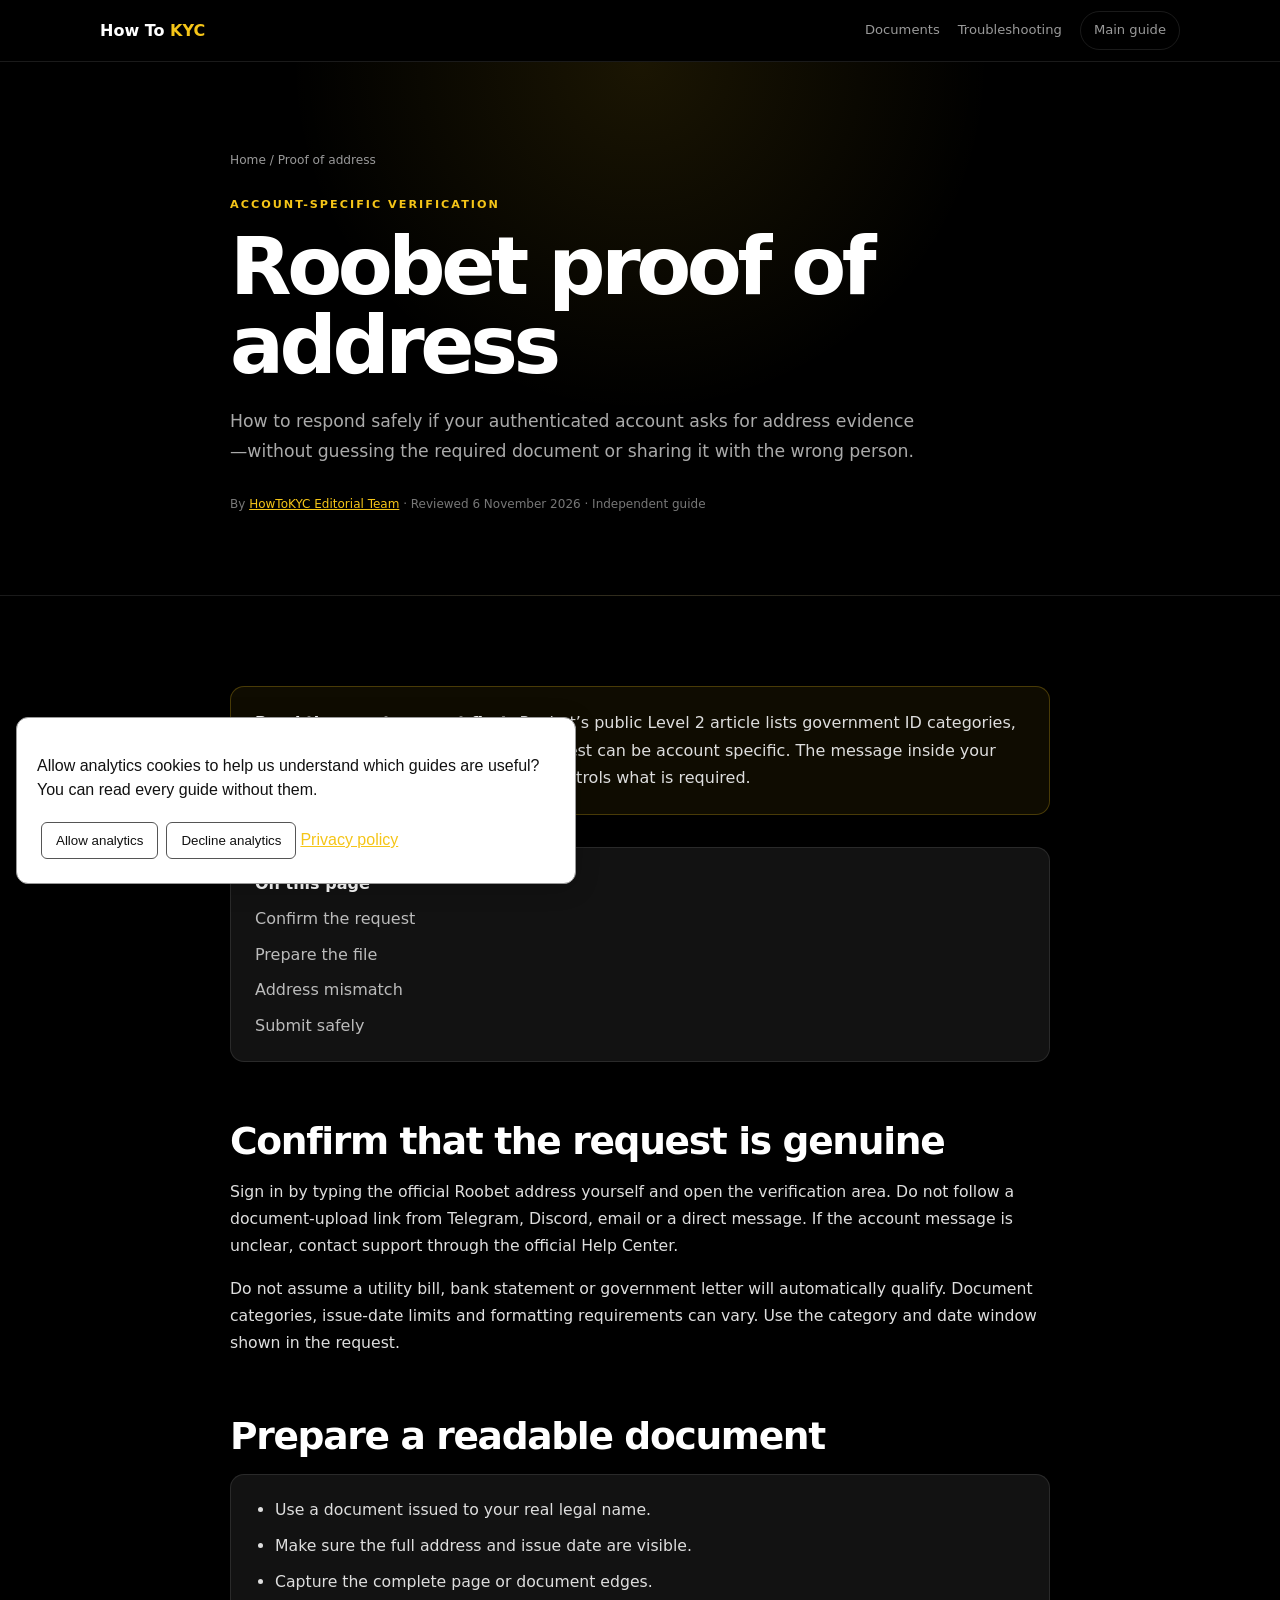
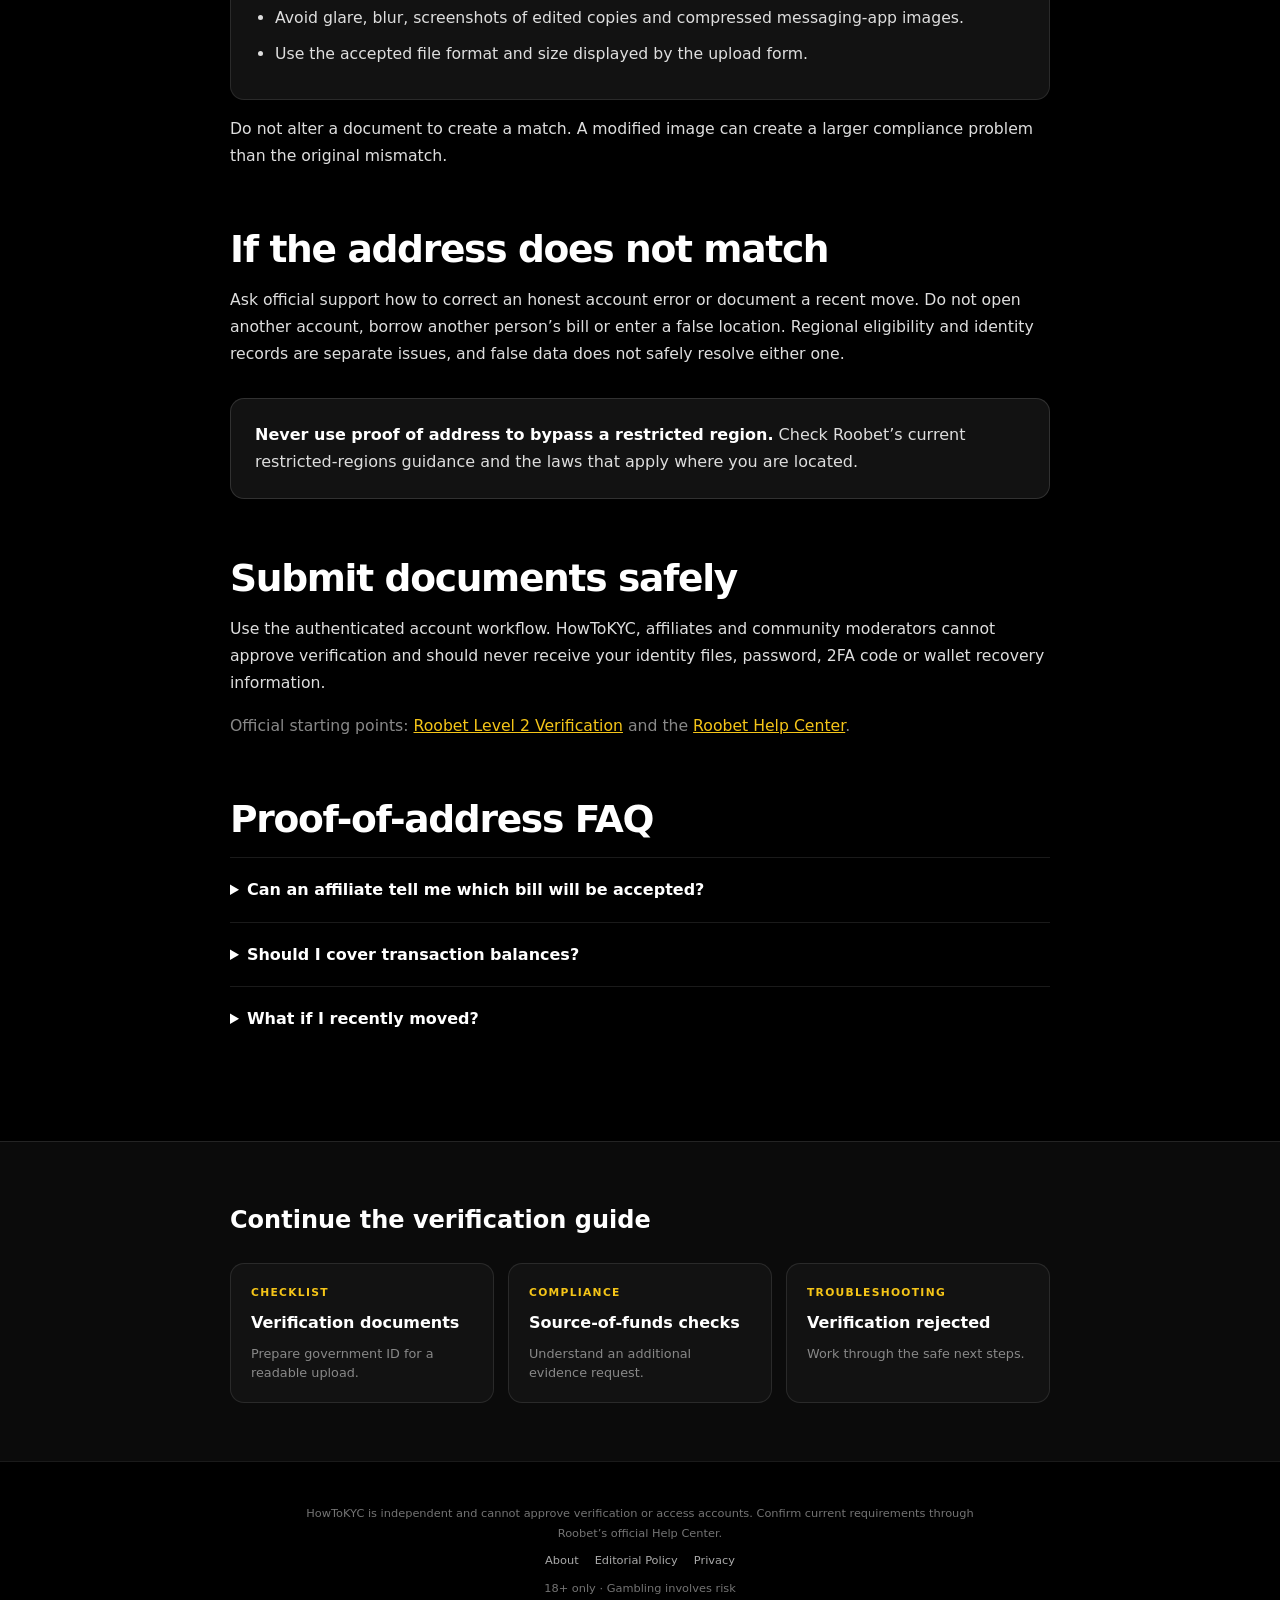
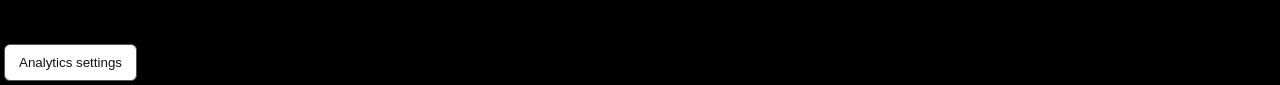
<file: roobet-proof-of-address.html>
<!doctype html><html lang="en"><head><meta charset="utf-8"><meta name="viewport" content="width=device-width,initial-scale=1"><title>Roobet Proof of Address: What to Do If Requested</title><meta name="description" content="A safe guide to Roobet proof-of-address requests: where to check the request, preparing a readable document and avoiding fake KYC support."><link rel="canonical" href="https://www.howtokyc.com/roobet-proof-of-address"><meta property="og:type" content="article"><meta property="og:site_name" content="HowToKYC"><meta property="og:title" content="Roobet Proof of Address: What to Do If Requested"><meta property="og:description" content="Prepare a readable address document and submit it only through the authenticated process."><meta property="og:url" content="https://www.howtokyc.com/roobet-proof-of-address"><meta name="twitter:card" content="summary"><link rel="icon" href="/favicon.svg"><link rel="stylesheet" href="/guide.css"><script type="application/ld+json">{"@context":"https://schema.org","@graph":[{"@type":"Article","headline":"Roobet Proof of Address: What to Do If Requested","datePublished":"2026-11-06","dateModified":"2026-11-06","author":{"@type":"Organization","name":"HowToKYC Editorial Team"},"publisher":{"@type":"Organization","name":"HowToKYC"},"mainEntityOfPage":"https://www.howtokyc.com/roobet-proof-of-address"},{"@type":"BreadcrumbList","itemListElement":[{"@type":"ListItem","position":1,"name":"HowToKYC","item":"https://www.howtokyc.com/"},{"@type":"ListItem","position":2,"name":"Proof of Address","item":"https://www.howtokyc.com/roobet-proof-of-address"}]},{"@type":"FAQPage","mainEntity":[{"@type":"Question","name":"Does every Roobet account need proof of address?","acceptedAnswer":{"@type":"Answer","text":"Requirements can be account specific. Follow the request displayed in your authenticated account and confirm unclear requirements with official Roobet support."}},{"@type":"Question","name":"Where should I send proof of address?","acceptedAnswer":{"@type":"Answer","text":"Use only the authenticated verification workflow or an official support instruction. Do not send identity documents to affiliates or social-media accounts."}}]}]}</script><script defer src="/analytics-consent.js"></script></head><body><nav><a class="logo" href="/">How To <em>KYC</em></a><div class="navlinks"><a href="/roobet-verification-documents">Documents</a><a href="/roobet-verification-problems">Troubleshooting</a><a class="home" href="/">Main guide</a></div></nav><header class="hero"><div class="wrap"><div class="crumbs"><a href="/">Home</a> / Proof of address</div><div class="eyebrow">Account-specific verification</div><h1>Roobet proof of address</h1><p class="dek">How to respond safely if your authenticated account asks for address evidence—without guessing the required document or sharing it with the wrong person.</p><p class="updated">By <a href="/editorial-policy">HowToKYC Editorial Team</a> · Reviewed 6 November 2026 · Independent guide</p></div></header><main class="article"><article class="wrap"><div class="callout"><strong>Read the exact request first.</strong> Roobet’s public Level 2 article lists government ID categories, but an additional proof-of-address request can be account specific. The message inside your account or official support response controls what is required.</div><div class="toc"><strong>On this page</strong><a href="#request">Confirm the request</a><a href="#prepare">Prepare the file</a><a href="#mismatch">Address mismatch</a><a href="#safety">Submit safely</a></div><h2 id="request">Confirm that the request is genuine</h2><p>Sign in by typing the official Roobet address yourself and open the verification area. Do not follow a document-upload link from Telegram, Discord, email or a direct message. If the account message is unclear, contact support through the official Help Center.</p><p>Do not assume a utility bill, bank statement or government letter will automatically qualify. Document categories, issue-date limits and formatting requirements can vary. Use the category and date window shown in the request.</p><h2 id="prepare">Prepare a readable document</h2><ul class="checklist"><li>Use a document issued to your real legal name.</li><li>Make sure the full address and issue date are visible.</li><li>Capture the complete page or document edges.</li><li>Avoid glare, blur, screenshots of edited copies and compressed messaging-app images.</li><li>Use the accepted file format and size displayed by the upload form.</li></ul><p>Do not alter a document to create a match. A modified image can create a larger compliance problem than the original mismatch.</p><h2 id="mismatch">If the address does not match</h2><p>Ask official support how to correct an honest account error or document a recent move. Do not open another account, borrow another person’s bill or enter a false location. Regional eligibility and identity records are separate issues, and false data does not safely resolve either one.</p><div class="callout warning"><strong>Never use proof of address to bypass a restricted region.</strong> Check Roobet’s current restricted-regions guidance and the laws that apply where you are located.</div><h2 id="safety">Submit documents safely</h2><p>Use the authenticated account workflow. HowToKYC, affiliates and community moderators cannot approve verification and should never receive your identity files, password, 2FA code or wallet recovery information.</p><p class="source">Official starting points: <a href="https://help.roobet.com/en/articles/14709132-level-2-verification" target="_blank" rel="noopener noreferrer">Roobet Level 2 Verification</a> and the <a href="https://help.roobet.com/en/" target="_blank" rel="noopener noreferrer">Roobet Help Center</a>.</p><section class="faq"><h2>Proof-of-address FAQ</h2><details><summary>Can an affiliate tell me which bill will be accepted?</summary><p>No. Only the operator can confirm the document category and account-specific requirement.</p></details><details><summary>Should I cover transaction balances?</summary><p>Follow the exact upload instructions. Do not edit or conceal fields unless official guidance explicitly permits it.</p></details><details><summary>What if I recently moved?</summary><p>Contact official support and ask what current evidence is accepted rather than changing the document or account details yourself.</p></details></section></article></main><section class="related"><div class="wrap"><h2>Continue the verification guide</h2><div class="grid"><a class="card" href="/roobet-verification-documents"><span>Checklist</span><strong>Verification documents</strong><p>Prepare government ID for a readable upload.</p></a><a class="card" href="/roobet-source-of-funds-check"><span>Compliance</span><strong>Source-of-funds checks</strong><p>Understand an additional evidence request.</p></a><a class="card" href="/roobet-verification-rejected"><span>Troubleshooting</span><strong>Verification rejected</strong><p>Work through the safe next steps.</p></a></div></div></section><footer><p>HowToKYC is independent and cannot approve verification or access accounts. Confirm current requirements through Roobet’s official Help Center.</p><p class="trust-links"><a href="/about">About</a><a href="/editorial-policy">Editorial Policy</a><a href="/privacy">Privacy</a></p><p>18+ only · Gambling involves risk</p></footer></body></html>
</file>
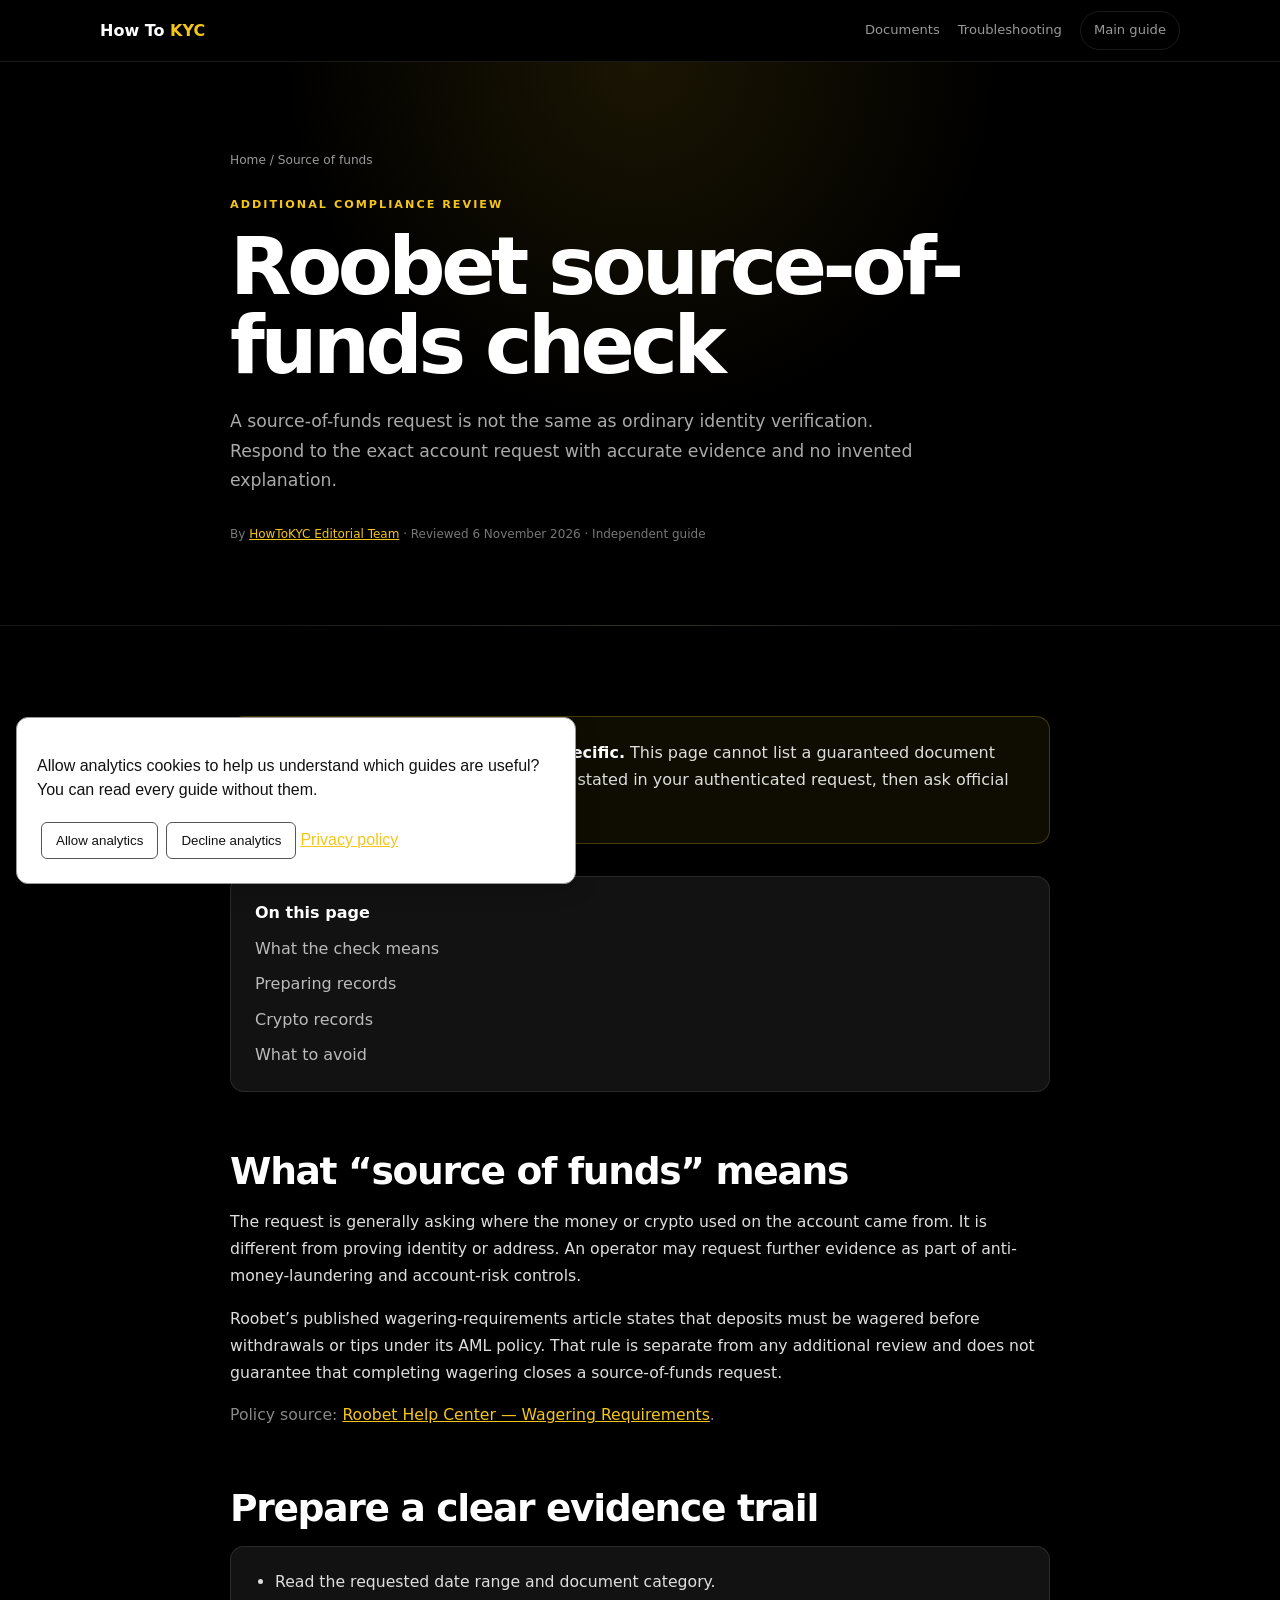
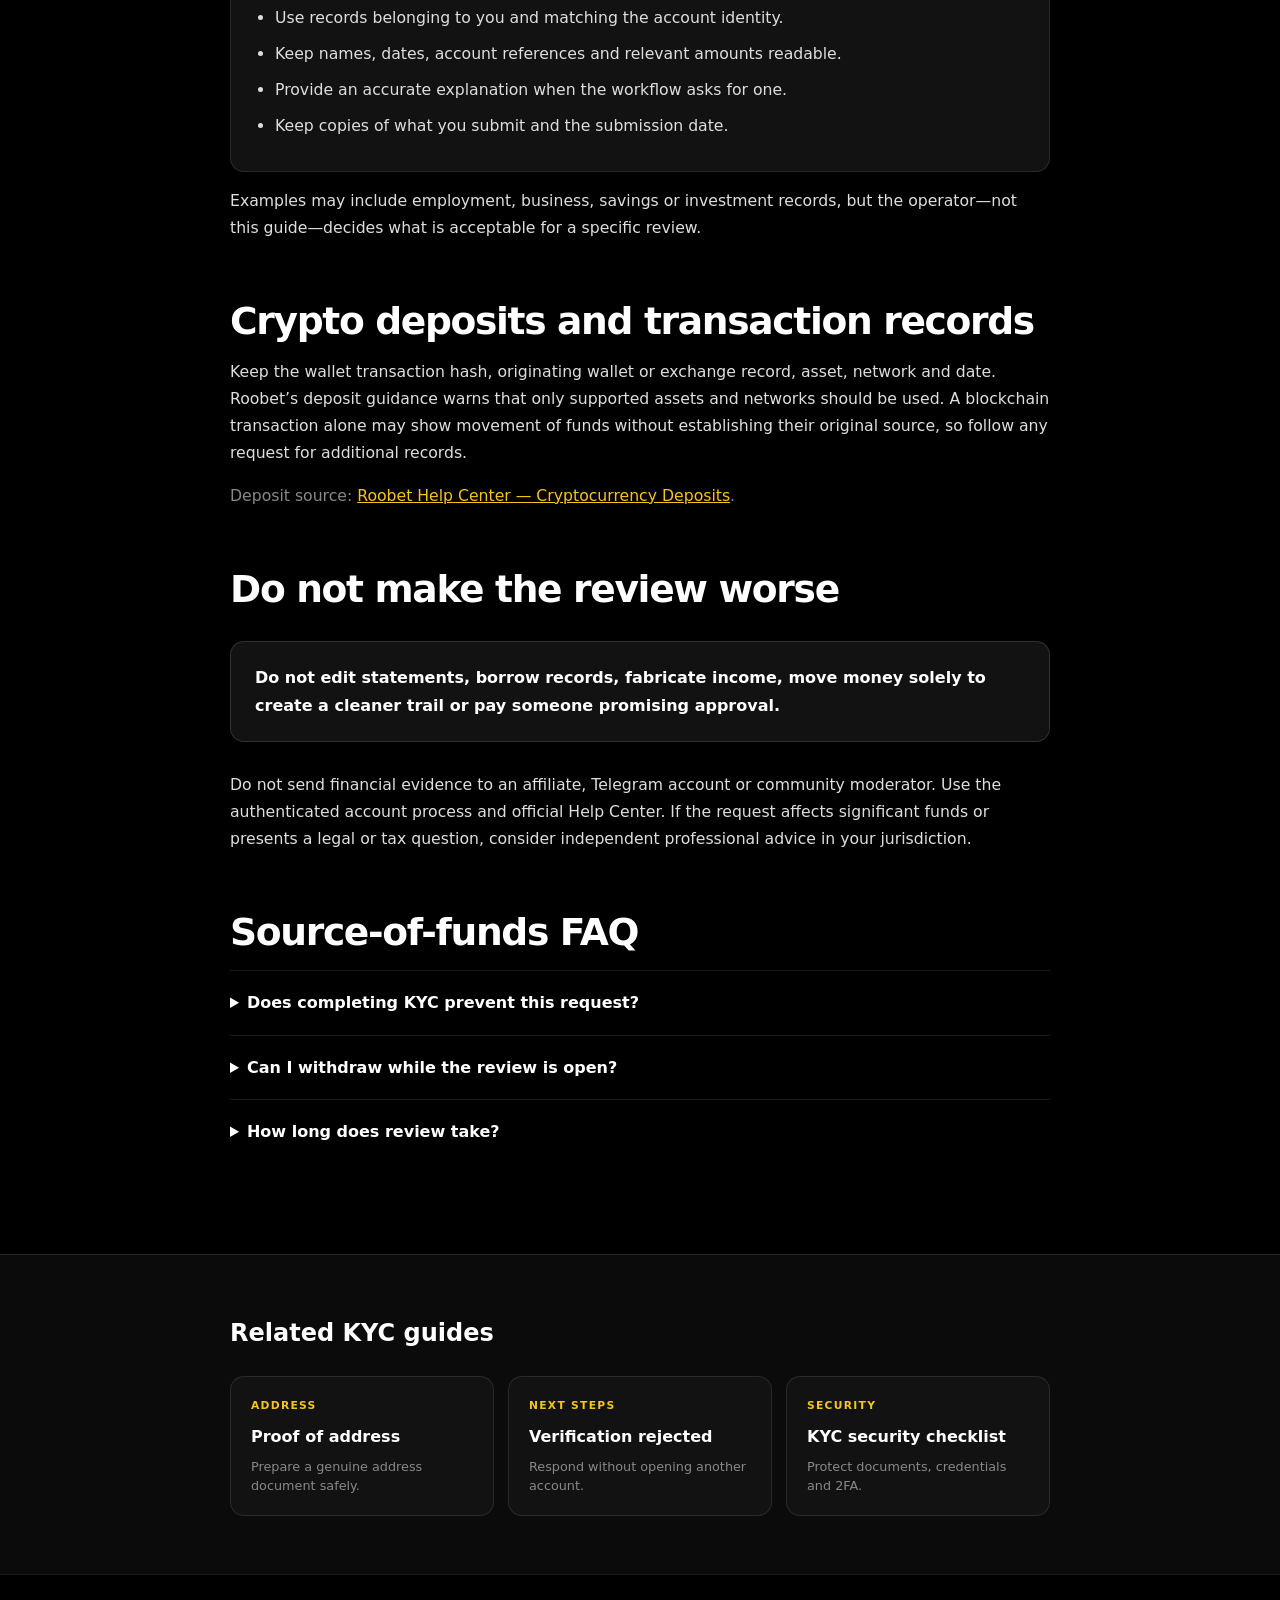
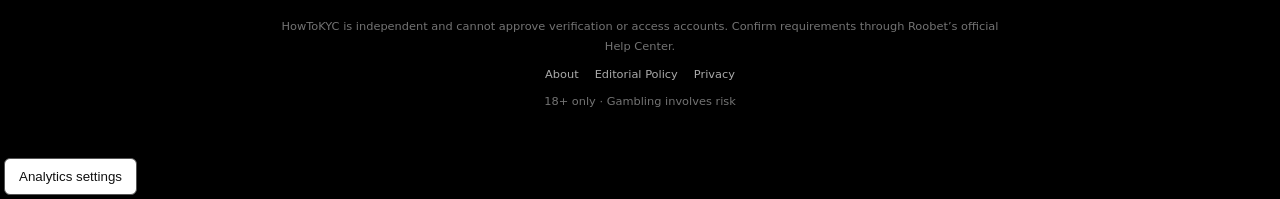
<file: roobet-source-of-funds-check.html>
<!doctype html><html lang="en"><head><meta charset="utf-8"><meta name="viewport" content="width=device-width,initial-scale=1"><title>Roobet Source of Funds Check: Safe Preparation Guide</title><meta name="description" content="What to do if Roobet requests source-of-funds evidence: understand the request, prepare accurate records and use only official support channels."><link rel="canonical" href="https://www.howtokyc.com/roobet-source-of-funds-check"><meta property="og:type" content="article"><meta property="og:site_name" content="HowToKYC"><meta property="og:title" content="Roobet Source of Funds Check"><meta property="og:description" content="A cautious guide to additional AML evidence requests."><meta property="og:url" content="https://www.howtokyc.com/roobet-source-of-funds-check"><meta name="twitter:card" content="summary"><link rel="icon" href="/favicon.svg"><link rel="stylesheet" href="/guide.css"><script type="application/ld+json">{"@context":"https://schema.org","@graph":[{"@type":"Article","headline":"Roobet Source of Funds Check: Safe Preparation Guide","datePublished":"2026-11-06","dateModified":"2026-11-06","author":{"@type":"Organization","name":"HowToKYC Editorial Team"},"publisher":{"@type":"Organization","name":"HowToKYC"},"mainEntityOfPage":"https://www.howtokyc.com/roobet-source-of-funds-check"},{"@type":"FAQPage","mainEntity":[{"@type":"Question","name":"Why might Roobet request source-of-funds evidence?","acceptedAnswer":{"@type":"Answer","text":"Operators can perform account-specific compliance reviews. The authenticated request or official support response should explain what evidence is needed."}},{"@type":"Question","name":"Can an affiliate approve source-of-funds documents?","acceptedAnswer":{"@type":"Answer","text":"No. Affiliates and community moderators cannot approve documents or change an account review."}}]}]}</script><script defer src="/analytics-consent.js"></script></head><body><nav><a class="logo" href="/">How To <em>KYC</em></a><div class="navlinks"><a href="/roobet-verification-documents">Documents</a><a href="/roobet-verification-problems">Troubleshooting</a><a class="home" href="/">Main guide</a></div></nav><header class="hero"><div class="wrap"><div class="crumbs"><a href="/">Home</a> / Source of funds</div><div class="eyebrow">Additional compliance review</div><h1>Roobet source-of-funds check</h1><p class="dek">A source-of-funds request is not the same as ordinary identity verification. Respond to the exact account request with accurate evidence and no invented explanation.</p><p class="updated">By <a href="/editorial-policy">HowToKYC Editorial Team</a> · Reviewed 6 November 2026 · Independent guide</p></div></header><main class="article"><article class="wrap"><div class="callout"><strong>Account-specific means account-specific.</strong> This page cannot list a guaranteed document set. Use the categories and time period stated in your authenticated request, then ask official support if anything is ambiguous.</div><div class="toc"><strong>On this page</strong><a href="#meaning">What the check means</a><a href="#records">Preparing records</a><a href="#crypto">Crypto records</a><a href="#avoid">What to avoid</a></div><h2 id="meaning">What “source of funds” means</h2><p>The request is generally asking where the money or crypto used on the account came from. It is different from proving identity or address. An operator may request further evidence as part of anti-money-laundering and account-risk controls.</p><p>Roobet’s published wagering-requirements article states that deposits must be wagered before withdrawals or tips under its AML policy. That rule is separate from any additional review and does not guarantee that completing wagering closes a source-of-funds request.</p><p class="source">Policy source: <a href="https://help.roobet.com/en/articles/13239839-wagering-requirements" target="_blank" rel="noopener noreferrer">Roobet Help Center — Wagering Requirements</a>.</p><h2 id="records">Prepare a clear evidence trail</h2><ul class="checklist"><li>Read the requested date range and document category.</li><li>Use records belonging to you and matching the account identity.</li><li>Keep names, dates, account references and relevant amounts readable.</li><li>Provide an accurate explanation when the workflow asks for one.</li><li>Keep copies of what you submit and the submission date.</li></ul><p>Examples may include employment, business, savings or investment records, but the operator—not this guide—decides what is acceptable for a specific review.</p><h2 id="crypto">Crypto deposits and transaction records</h2><p>Keep the wallet transaction hash, originating wallet or exchange record, asset, network and date. Roobet’s deposit guidance warns that only supported assets and networks should be used. A blockchain transaction alone may show movement of funds without establishing their original source, so follow any request for additional records.</p><p class="source">Deposit source: <a href="https://help.roobet.com/en/articles/4665363-depositing-to-roobet-using-cryptocurrency" target="_blank" rel="noopener noreferrer">Roobet Help Center — Cryptocurrency Deposits</a>.</p><h2 id="avoid">Do not make the review worse</h2><div class="callout warning"><strong>Do not edit statements, borrow records, fabricate income, move money solely to create a cleaner trail or pay someone promising approval.</strong></div><p>Do not send financial evidence to an affiliate, Telegram account or community moderator. Use the authenticated account process and official Help Center. If the request affects significant funds or presents a legal or tax question, consider independent professional advice in your jurisdiction.</p><section class="faq"><h2>Source-of-funds FAQ</h2><details><summary>Does completing KYC prevent this request?</summary><p>Not necessarily. Identity verification and an additional source-of-funds review address different questions.</p></details><details><summary>Can I withdraw while the review is open?</summary><p>Account restrictions are case specific. Check the authenticated status and ask official support rather than relying on a third party.</p></details><details><summary>How long does review take?</summary><p>There is no reliable universal timeframe. Submit complete evidence once and use official support for account-specific status.</p></details></section></article></main><section class="related"><div class="wrap"><h2>Related KYC guides</h2><div class="grid"><a class="card" href="/roobet-proof-of-address"><span>Address</span><strong>Proof of address</strong><p>Prepare a genuine address document safely.</p></a><a class="card" href="/roobet-verification-rejected"><span>Next steps</span><strong>Verification rejected</strong><p>Respond without opening another account.</p></a><a class="card" href="/roobet-kyc-security-checklist"><span>Security</span><strong>KYC security checklist</strong><p>Protect documents, credentials and 2FA.</p></a></div></div></section><footer><p>HowToKYC is independent and cannot approve verification or access accounts. Confirm requirements through Roobet’s official Help Center.</p><p class="trust-links"><a href="/about">About</a><a href="/editorial-policy">Editorial Policy</a><a href="/privacy">Privacy</a></p><p>18+ only · Gambling involves risk</p></footer></body></html>
</file>
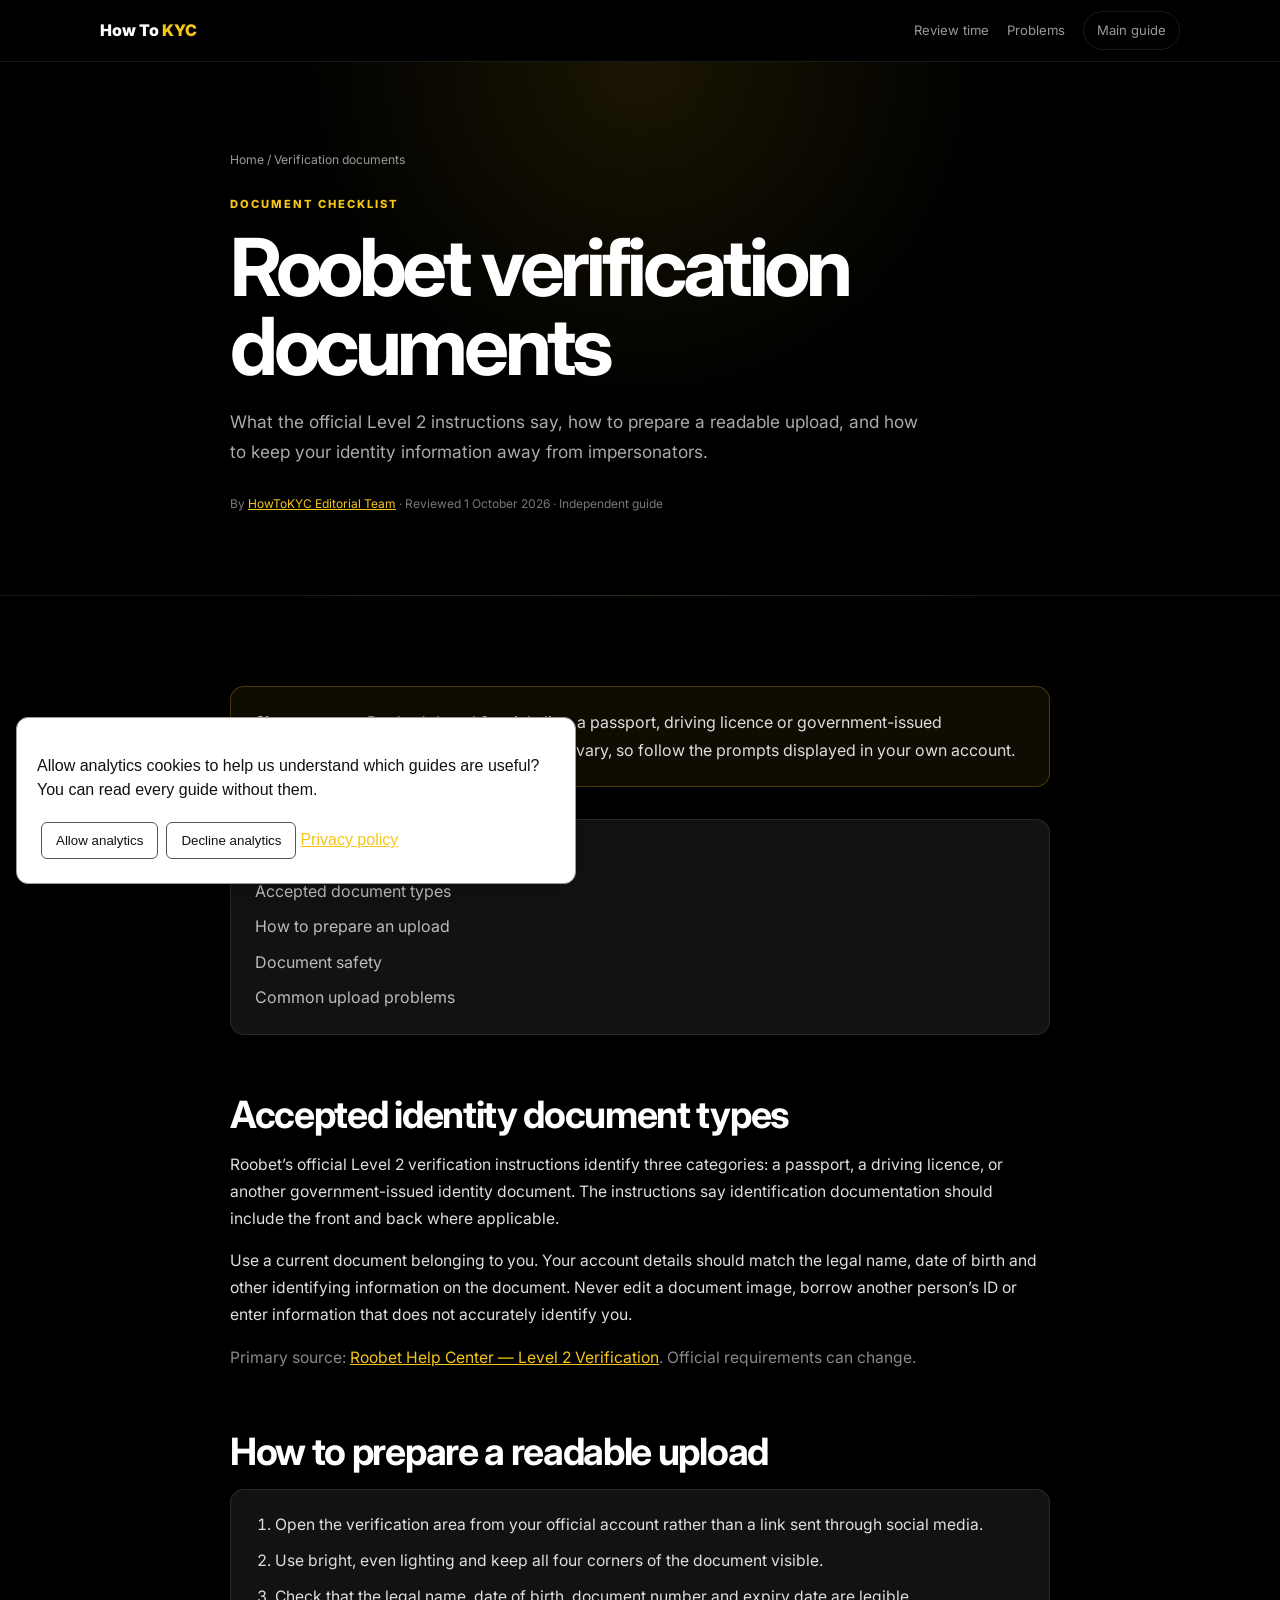
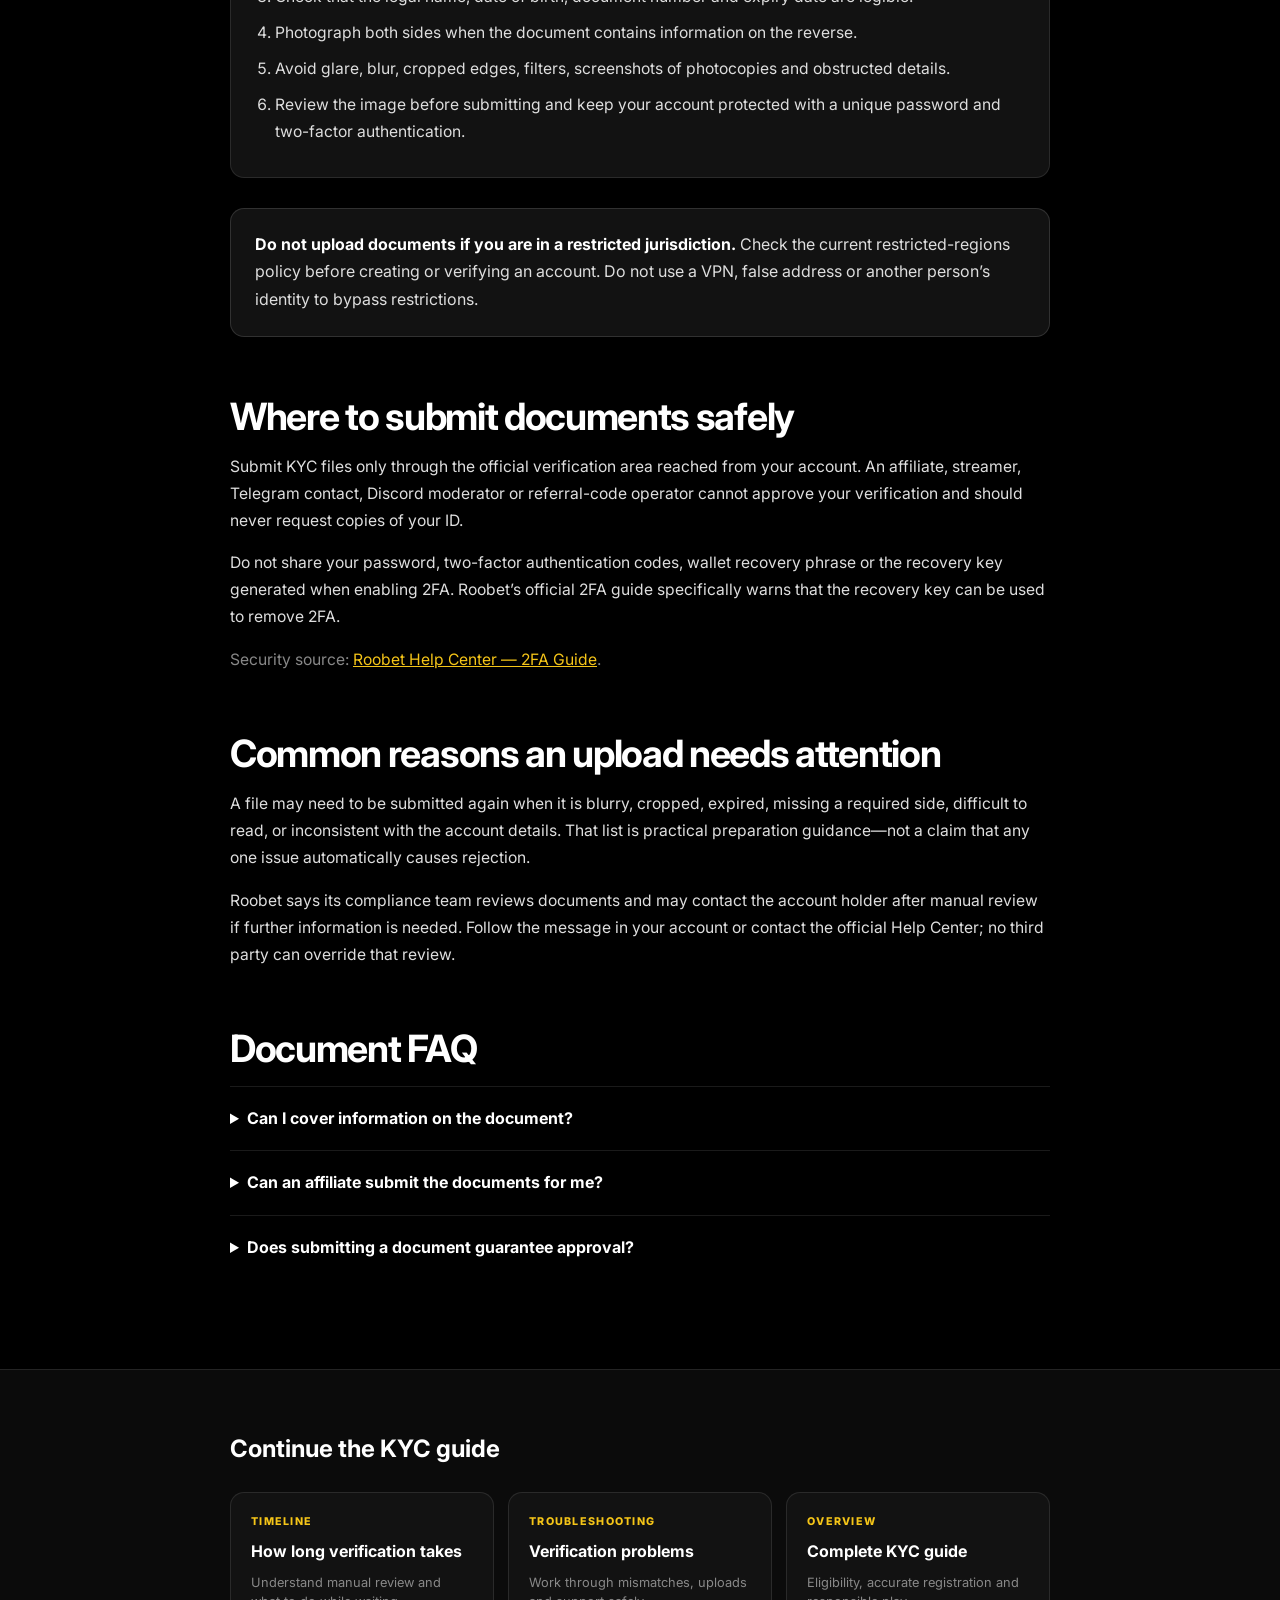
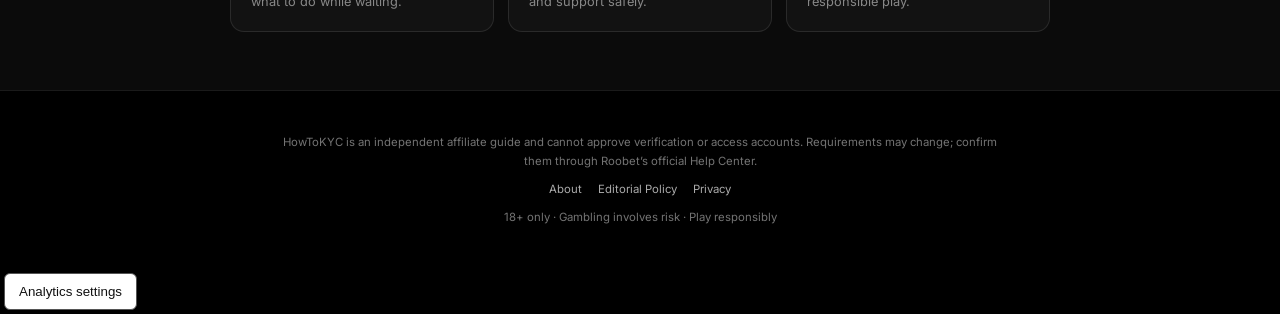
<file: roobet-verification-documents.html>
<!doctype html><html lang="en"><head><meta charset="utf-8"><meta name="viewport" content="width=device-width,initial-scale=1"><title>Roobet Verification Documents: KYC Checklist (2026)</title><meta name="description" content="A practical Roobet KYC document checklist: accepted identity documents, upload preparation, common problems and safe submission guidance."><link rel="canonical" href="https://www.howtokyc.com/roobet-verification-documents"><meta property="og:type" content="article"><meta property="og:site_name" content="HowToKYC"><meta property="og:title" content="Roobet Verification Documents: KYC Checklist"><meta property="og:description" content="Prepare identity documents for Roobet verification and submit them through the official account area."><meta property="og:url" content="https://www.howtokyc.com/roobet-verification-documents"><meta name="twitter:card" content="summary"><link rel="icon" href="/favicon.svg"><link rel="preconnect" href="https://fonts.googleapis.com"><link href="https://fonts.googleapis.com/css2?family=Inter:wght@400;600;700;800;900&display=swap" rel="stylesheet"><link rel="stylesheet" href="/guide.css"><script type="application/ld+json">{"@context":"https://schema.org","@graph":[{"@type":"Article","headline":"Roobet Verification Documents: KYC Checklist","datePublished":"2026-09-09","dateModified":"2026-10-06","author":{"@type":"Organization","name":"HowToKYC Editorial Team"},"publisher":{"@type":"Organization","name":"HowToKYC"},"mainEntityOfPage":"https://www.howtokyc.com/roobet-verification-documents"},{"@type":"BreadcrumbList","itemListElement":[{"@type":"ListItem","position":1,"name":"HowToKYC","item":"https://www.howtokyc.com/"},{"@type":"ListItem","position":2,"name":"Verification Documents","item":"https://www.howtokyc.com/roobet-verification-documents"}]},{"@type":"FAQPage","mainEntity":[{"@type":"Question","name":"Which documents does Roobet accept for Level 2 verification?","acceptedAnswer":{"@type":"Answer","text":"Roobet's official guidance lists a passport, driving licence or government-issued identification document."}},{"@type":"Question","name":"Where should I upload Roobet KYC documents?","acceptedAnswer":{"@type":"Answer","text":"Use only the verification area within your official Roobet account. Do not send identity documents to affiliates or community accounts."}}]}]}</script>  <script defer src="/analytics-consent.js"></script>
</head><body><nav><a class="logo" href="/">How To <em>KYC</em></a><div class="navlinks"><a href="/roobet-kyc-verification-time">Review time</a><a href="/roobet-verification-problems">Problems</a><a class="home" href="/">Main guide</a></div></nav><header class="hero"><div class="wrap"><div class="crumbs"><a href="/">Home</a> / Verification documents</div><div class="eyebrow">Document checklist</div><h1>Roobet verification documents</h1><p class="dek">What the official Level 2 instructions say, how to prepare a readable upload, and how to keep your identity information away from impersonators.</p><p class="updated">By <a href="/editorial-policy">HowToKYC Editorial Team</a> · Reviewed 1 October 2026 · Independent guide</p></div></header><main class="article"><article class="wrap"><div class="callout"><strong>Short answer:</strong> Roobet’s Level 2 article lists a passport, driving licence or government-issued identification document. Requirements can vary, so follow the prompts displayed in your own account.</div><div class="toc"><strong>On this page</strong><a href="#accepted">Accepted document types</a><a href="#prepare">How to prepare an upload</a><a href="#safety">Document safety</a><a href="#problems">Common upload problems</a></div><h2 id="accepted">Accepted identity document types</h2><p>Roobet’s official Level 2 verification instructions identify three categories: a passport, a driving licence, or another government-issued identity document. The instructions say identification documentation should include the front and back where applicable.</p><p>Use a current document belonging to you. Your account details should match the legal name, date of birth and other identifying information on the document. Never edit a document image, borrow another person’s ID or enter information that does not accurately identify you.</p><p class="source">Primary source: <a href="https://help.roobet.com/en/articles/14709132-level-2-verification" rel="noopener noreferrer" target="_blank">Roobet Help Center — Level 2 Verification</a>. Official requirements can change.</p><h2 id="prepare">How to prepare a readable upload</h2><ol class="checklist"><li>Open the verification area from your official account rather than a link sent through social media.</li><li>Use bright, even lighting and keep all four corners of the document visible.</li><li>Check that the legal name, date of birth, document number and expiry date are legible.</li><li>Photograph both sides when the document contains information on the reverse.</li><li>Avoid glare, blur, cropped edges, filters, screenshots of photocopies and obstructed details.</li><li>Review the image before submitting and keep your account protected with a unique password and two-factor authentication.</li></ol><div class="callout warning"><strong>Do not upload documents if you are in a restricted jurisdiction.</strong> Check the current restricted-regions policy before creating or verifying an account. Do not use a VPN, false address or another person’s identity to bypass restrictions.</div><h2 id="safety">Where to submit documents safely</h2><p>Submit KYC files only through the official verification area reached from your account. An affiliate, streamer, Telegram contact, Discord moderator or referral-code operator cannot approve your verification and should never request copies of your ID.</p><p>Do not share your password, two-factor authentication codes, wallet recovery phrase or the recovery key generated when enabling 2FA. Roobet’s official 2FA guide specifically warns that the recovery key can be used to remove 2FA.</p><p class="source">Security source: <a href="https://help.roobet.com/en/articles/5017812-2fa-guide" rel="noopener noreferrer" target="_blank">Roobet Help Center — 2FA Guide</a>.</p><h2 id="problems">Common reasons an upload needs attention</h2><p>A file may need to be submitted again when it is blurry, cropped, expired, missing a required side, difficult to read, or inconsistent with the account details. That list is practical preparation guidance—not a claim that any one issue automatically causes rejection.</p><p>Roobet says its compliance team reviews documents and may contact the account holder after manual review if further information is needed. Follow the message in your account or contact the official Help Center; no third party can override that review.</p><section class="faq"><h2>Document FAQ</h2><details><summary>Can I cover information on the document?</summary><p>Follow the upload instructions shown in your account. Obscuring required identifying information can prevent a reviewer from completing the check.</p></details><details><summary>Can an affiliate submit the documents for me?</summary><p>No. Keep identity documents under your control and submit them only through your official account.</p></details><details><summary>Does submitting a document guarantee approval?</summary><p>No. Verification is a compliance decision, and the review team may request further information.</p></details></section></article></main><section class="related"><div class="wrap"><h2>Continue the KYC guide</h2><div class="grid"><a class="card" href="/roobet-kyc-verification-time"><span>Timeline</span><strong>How long verification takes</strong><p>Understand manual review and what to do while waiting.</p></a><a class="card" href="/roobet-verification-problems"><span>Troubleshooting</span><strong>Verification problems</strong><p>Work through mismatches, uploads and support safely.</p></a><a class="card" href="/"><span>Overview</span><strong>Complete KYC guide</strong><p>Eligibility, accurate registration and responsible play.</p></a></div></div></section><footer><p>HowToKYC is an independent affiliate guide and cannot approve verification or access accounts. Requirements may change; confirm them through Roobet’s official Help Center.</p><p class="trust-links"><a href="/about">About</a><a href="/editorial-policy">Editorial Policy</a><a href="/privacy">Privacy</a></p><p>18+ only · Gambling involves risk · Play responsibly</p></footer></body></html>
</file>
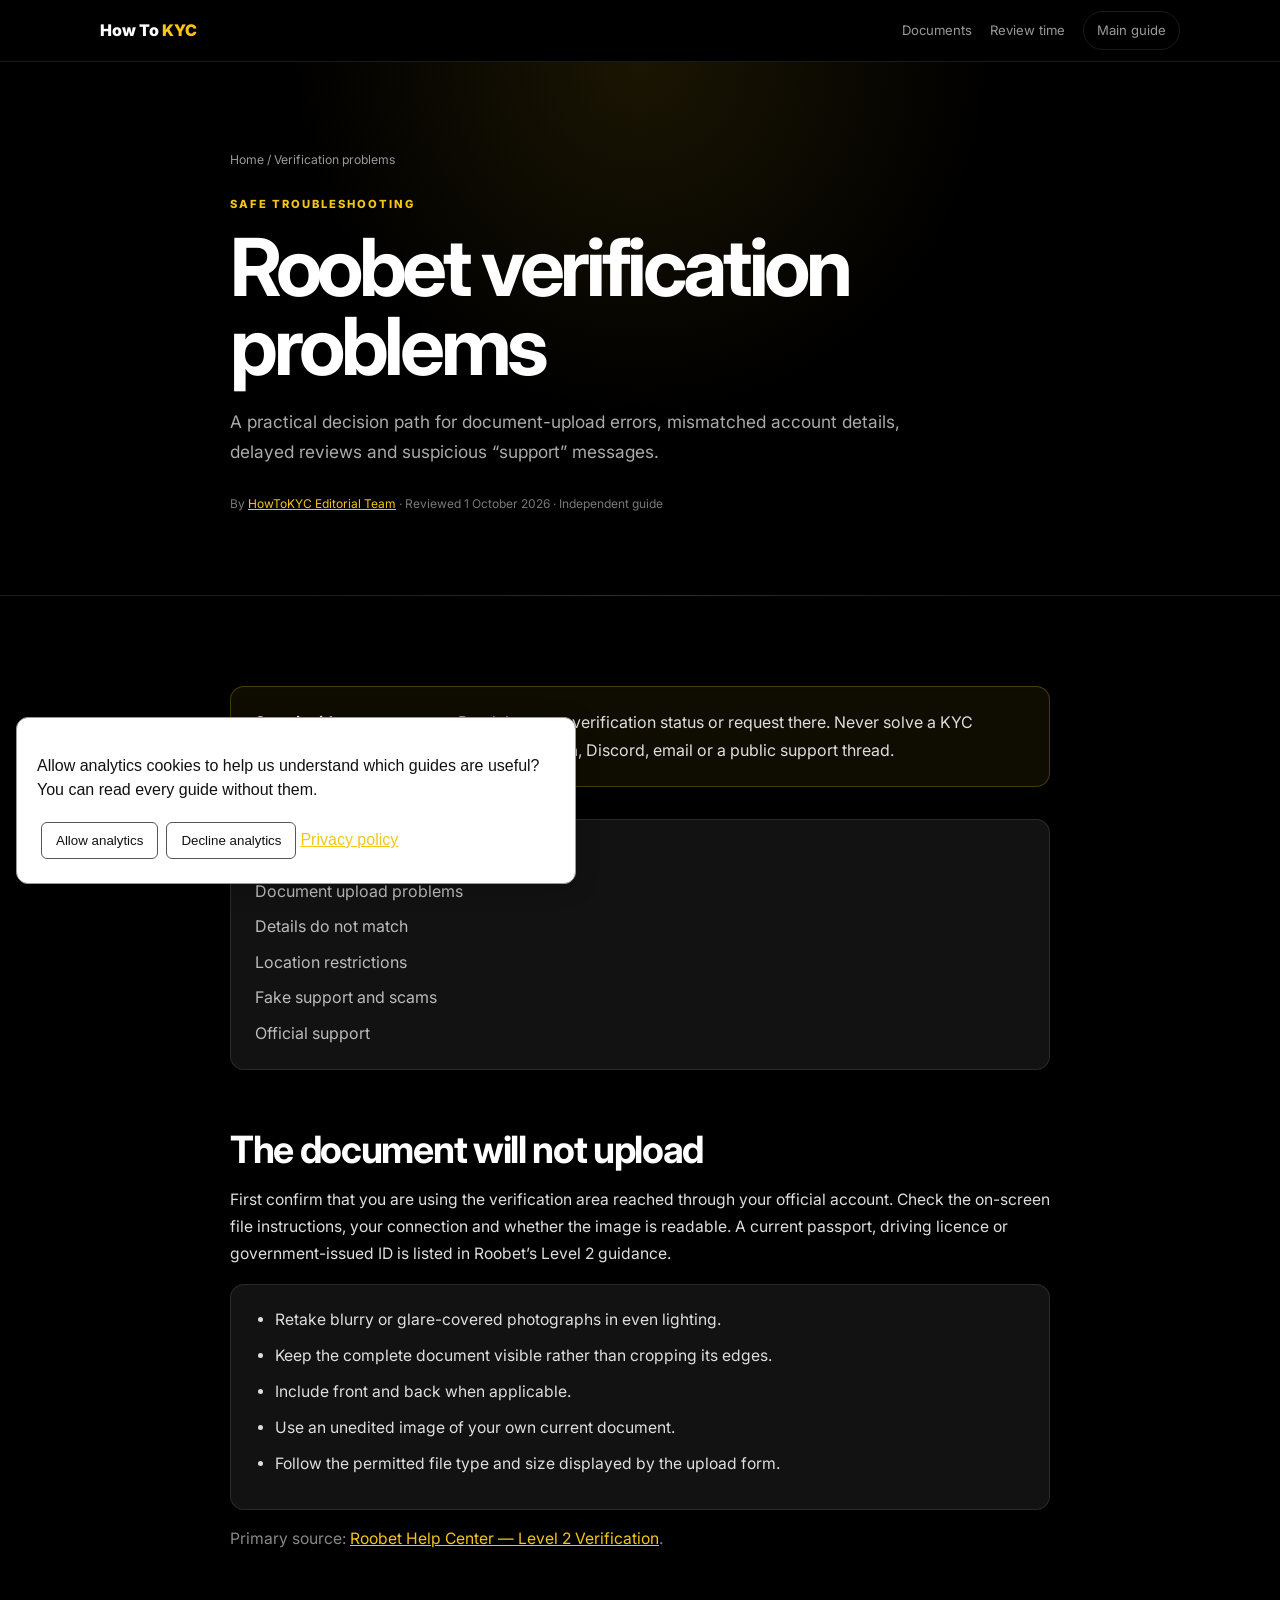
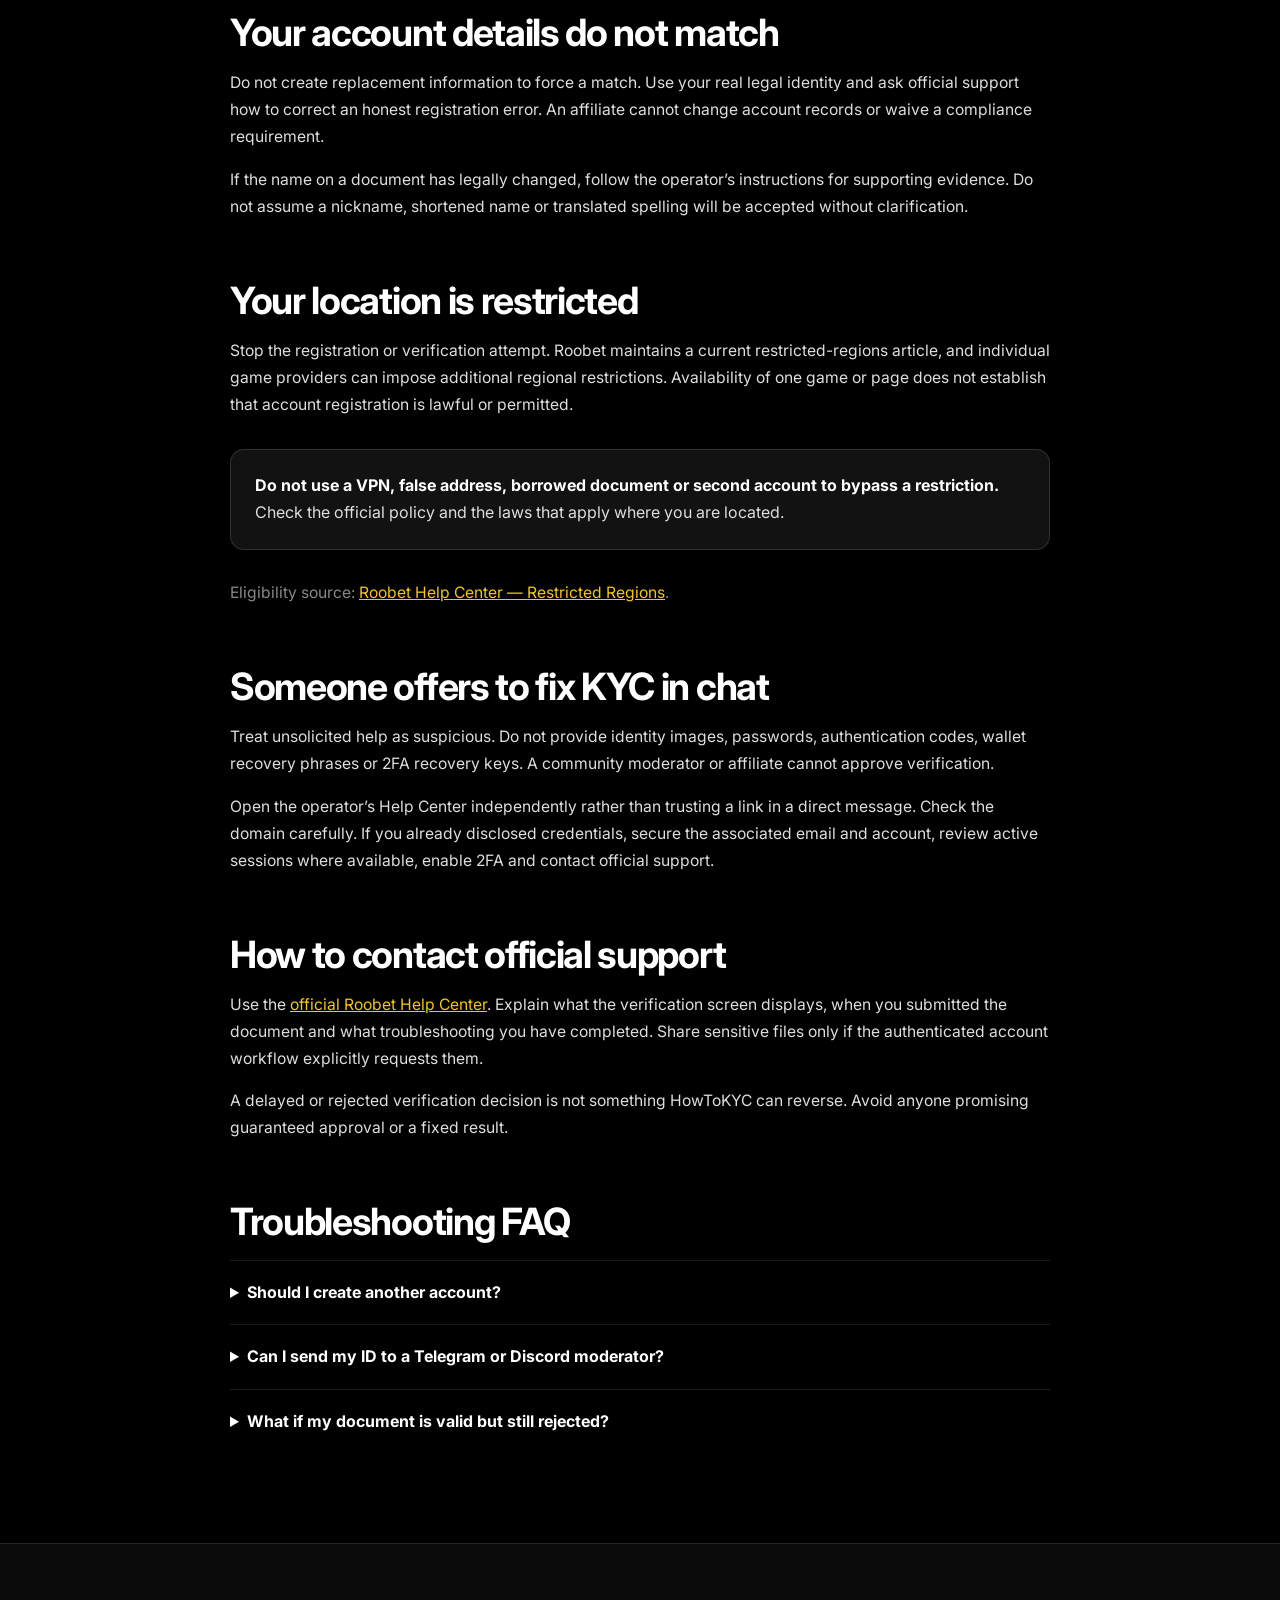
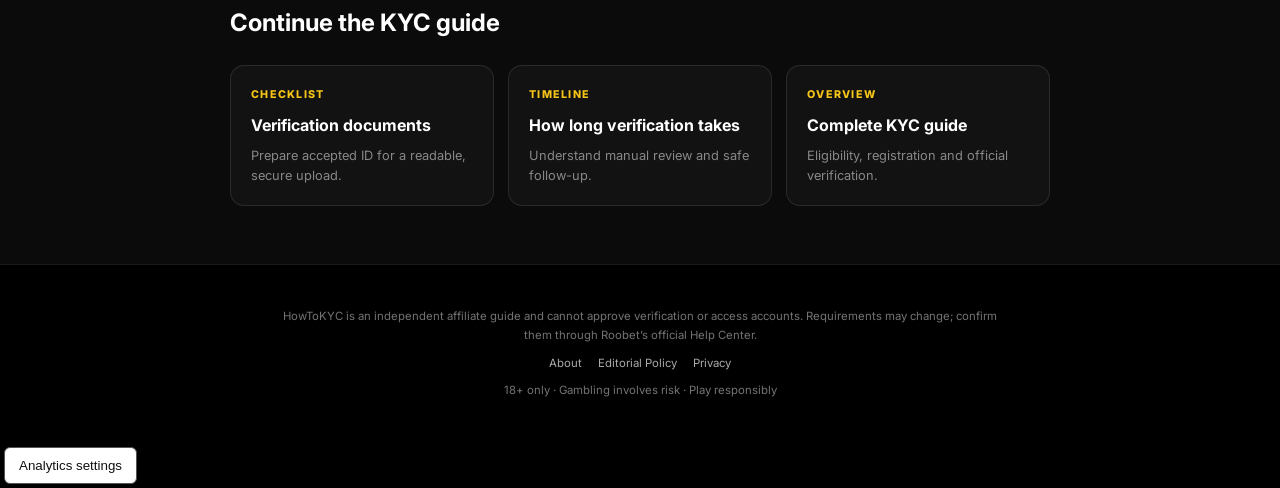
<file: roobet-verification-problems.html>
<!doctype html><html lang="en"><head><meta charset="utf-8"><meta name="viewport" content="width=device-width,initial-scale=1"><title>Roobet Verification Problems: Safe KYC Troubleshooting</title><meta name="description" content="Troubleshoot Roobet verification problems safely: unreadable documents, mismatched details, support follow-up, restricted regions and scam avoidance."><link rel="canonical" href="https://www.howtokyc.com/roobet-verification-problems"><meta property="og:type" content="article"><meta property="og:site_name" content="HowToKYC"><meta property="og:title" content="Roobet Verification Problems: Safe Troubleshooting"><meta property="og:description" content="Resolve common KYC upload and account-detail problems through official channels."><meta property="og:url" content="https://www.howtokyc.com/roobet-verification-problems"><meta name="twitter:card" content="summary"><link rel="icon" href="/favicon.svg"><link rel="preconnect" href="https://fonts.googleapis.com"><link href="https://fonts.googleapis.com/css2?family=Inter:wght@400;600;700;800;900&display=swap" rel="stylesheet"><link rel="stylesheet" href="/guide.css"><script type="application/ld+json">{"@context":"https://schema.org","@graph":[{"@type":"Article","headline":"Roobet Verification Problems: Safe KYC Troubleshooting","datePublished":"2026-09-09","dateModified":"2026-10-06","author":{"@type":"Organization","name":"HowToKYC Editorial Team"},"publisher":{"@type":"Organization","name":"HowToKYC"},"mainEntityOfPage":"https://www.howtokyc.com/roobet-verification-problems"},{"@type":"BreadcrumbList","itemListElement":[{"@type":"ListItem","position":1,"name":"HowToKYC","item":"https://www.howtokyc.com/"},{"@type":"ListItem","position":2,"name":"Verification Problems","item":"https://www.howtokyc.com/roobet-verification-problems"}]},{"@type":"FAQPage","mainEntity":[{"@type":"Question","name":"What should I do if Roobet verification is not working?","acceptedAnswer":{"@type":"Answer","text":"Check the message in your official account, confirm that the document is current and readable, and contact Roobet's official Help Center if the problem continues."}},{"@type":"Question","name":"Can I use different details to pass KYC?","acceptedAnswer":{"@type":"Answer","text":"No. Use accurate personal information and your own valid identity document. Do not use another person's identity or false location information."}}]}]}</script>  <script defer src="/analytics-consent.js"></script>
</head><body><nav><a class="logo" href="/">How To <em>KYC</em></a><div class="navlinks"><a href="/roobet-verification-documents">Documents</a><a href="/roobet-kyc-verification-time">Review time</a><a class="home" href="/">Main guide</a></div></nav><header class="hero"><div class="wrap"><div class="crumbs"><a href="/">Home</a> / Verification problems</div><div class="eyebrow">Safe troubleshooting</div><h1>Roobet verification problems</h1><p class="dek">A practical decision path for document-upload errors, mismatched account details, delayed reviews and suspicious “support” messages.</p><p class="updated">By <a href="/editorial-policy">HowToKYC Editorial Team</a> · Reviewed 1 October 2026 · Independent guide</p></div></header><main class="article"><article class="wrap"><div class="callout"><strong>Start inside your account.</strong> Read the exact verification status or request there. Never solve a KYC problem by sharing documents in Telegram, Discord, email or a public support thread.</div><div class="toc"><strong>On this page</strong><a href="#upload">Document upload problems</a><a href="#mismatch">Details do not match</a><a href="#region">Location restrictions</a><a href="#scams">Fake support and scams</a><a href="#escalate">Official support</a></div><h2 id="upload">The document will not upload</h2><p>First confirm that you are using the verification area reached through your official account. Check the on-screen file instructions, your connection and whether the image is readable. A current passport, driving licence or government-issued ID is listed in Roobet’s Level 2 guidance.</p><ul class="checklist"><li>Retake blurry or glare-covered photographs in even lighting.</li><li>Keep the complete document visible rather than cropping its edges.</li><li>Include front and back when applicable.</li><li>Use an unedited image of your own current document.</li><li>Follow the permitted file type and size displayed by the upload form.</li></ul><p class="source">Primary source: <a href="https://help.roobet.com/en/articles/14709132-level-2-verification" rel="noopener noreferrer" target="_blank">Roobet Help Center — Level 2 Verification</a>.</p><h2 id="mismatch">Your account details do not match</h2><p>Do not create replacement information to force a match. Use your real legal identity and ask official support how to correct an honest registration error. An affiliate cannot change account records or waive a compliance requirement.</p><p>If the name on a document has legally changed, follow the operator’s instructions for supporting evidence. Do not assume a nickname, shortened name or translated spelling will be accepted without clarification.</p><h2 id="region">Your location is restricted</h2><p>Stop the registration or verification attempt. Roobet maintains a current restricted-regions article, and individual game providers can impose additional regional restrictions. Availability of one game or page does not establish that account registration is lawful or permitted.</p><div class="callout warning"><strong>Do not use a VPN, false address, borrowed document or second account to bypass a restriction.</strong> Check the official policy and the laws that apply where you are located.</div><p class="source">Eligibility source: <a href="https://help.roobet.com/en/articles/13686927-roobet-restricted-regions" rel="noopener noreferrer" target="_blank">Roobet Help Center — Restricted Regions</a>.</p><h2 id="scams">Someone offers to fix KYC in chat</h2><p>Treat unsolicited help as suspicious. Do not provide identity images, passwords, authentication codes, wallet recovery phrases or 2FA recovery keys. A community moderator or affiliate cannot approve verification.</p><p>Open the operator’s Help Center independently rather than trusting a link in a direct message. Check the domain carefully. If you already disclosed credentials, secure the associated email and account, review active sessions where available, enable 2FA and contact official support.</p><h2 id="escalate">How to contact official support</h2><p>Use the <a href="https://help.roobet.com/en/" rel="noopener noreferrer" target="_blank">official Roobet Help Center</a>. Explain what the verification screen displays, when you submitted the document and what troubleshooting you have completed. Share sensitive files only if the authenticated account workflow explicitly requests them.</p><p>A delayed or rejected verification decision is not something HowToKYC can reverse. Avoid anyone promising guaranteed approval or a fixed result.</p><section class="faq"><h2>Troubleshooting FAQ</h2><details><summary>Should I create another account?</summary><p>No. Do not use another account to work around verification or regional eligibility. Ask official support about the existing account.</p></details><details><summary>Can I send my ID to a Telegram or Discord moderator?</summary><p>No. Submit documents only through the official account verification process.</p></details><details><summary>What if my document is valid but still rejected?</summary><p>Read the account message and contact official support for the account-specific reason and permitted next step.</p></details></section></article></main><section class="related"><div class="wrap"><h2>Continue the KYC guide</h2><div class="grid"><a class="card" href="/roobet-verification-documents"><span>Checklist</span><strong>Verification documents</strong><p>Prepare accepted ID for a readable, secure upload.</p></a><a class="card" href="/roobet-kyc-verification-time"><span>Timeline</span><strong>How long verification takes</strong><p>Understand manual review and safe follow-up.</p></a><a class="card" href="/"><span>Overview</span><strong>Complete KYC guide</strong><p>Eligibility, registration and official verification.</p></a></div></div></section><footer><p>HowToKYC is an independent affiliate guide and cannot approve verification or access accounts. Requirements may change; confirm them through Roobet’s official Help Center.</p><p class="trust-links"><a href="/about">About</a><a href="/editorial-policy">Editorial Policy</a><a href="/privacy">Privacy</a></p><p>18+ only · Gambling involves risk · Play responsibly</p></footer></body></html>
</file>
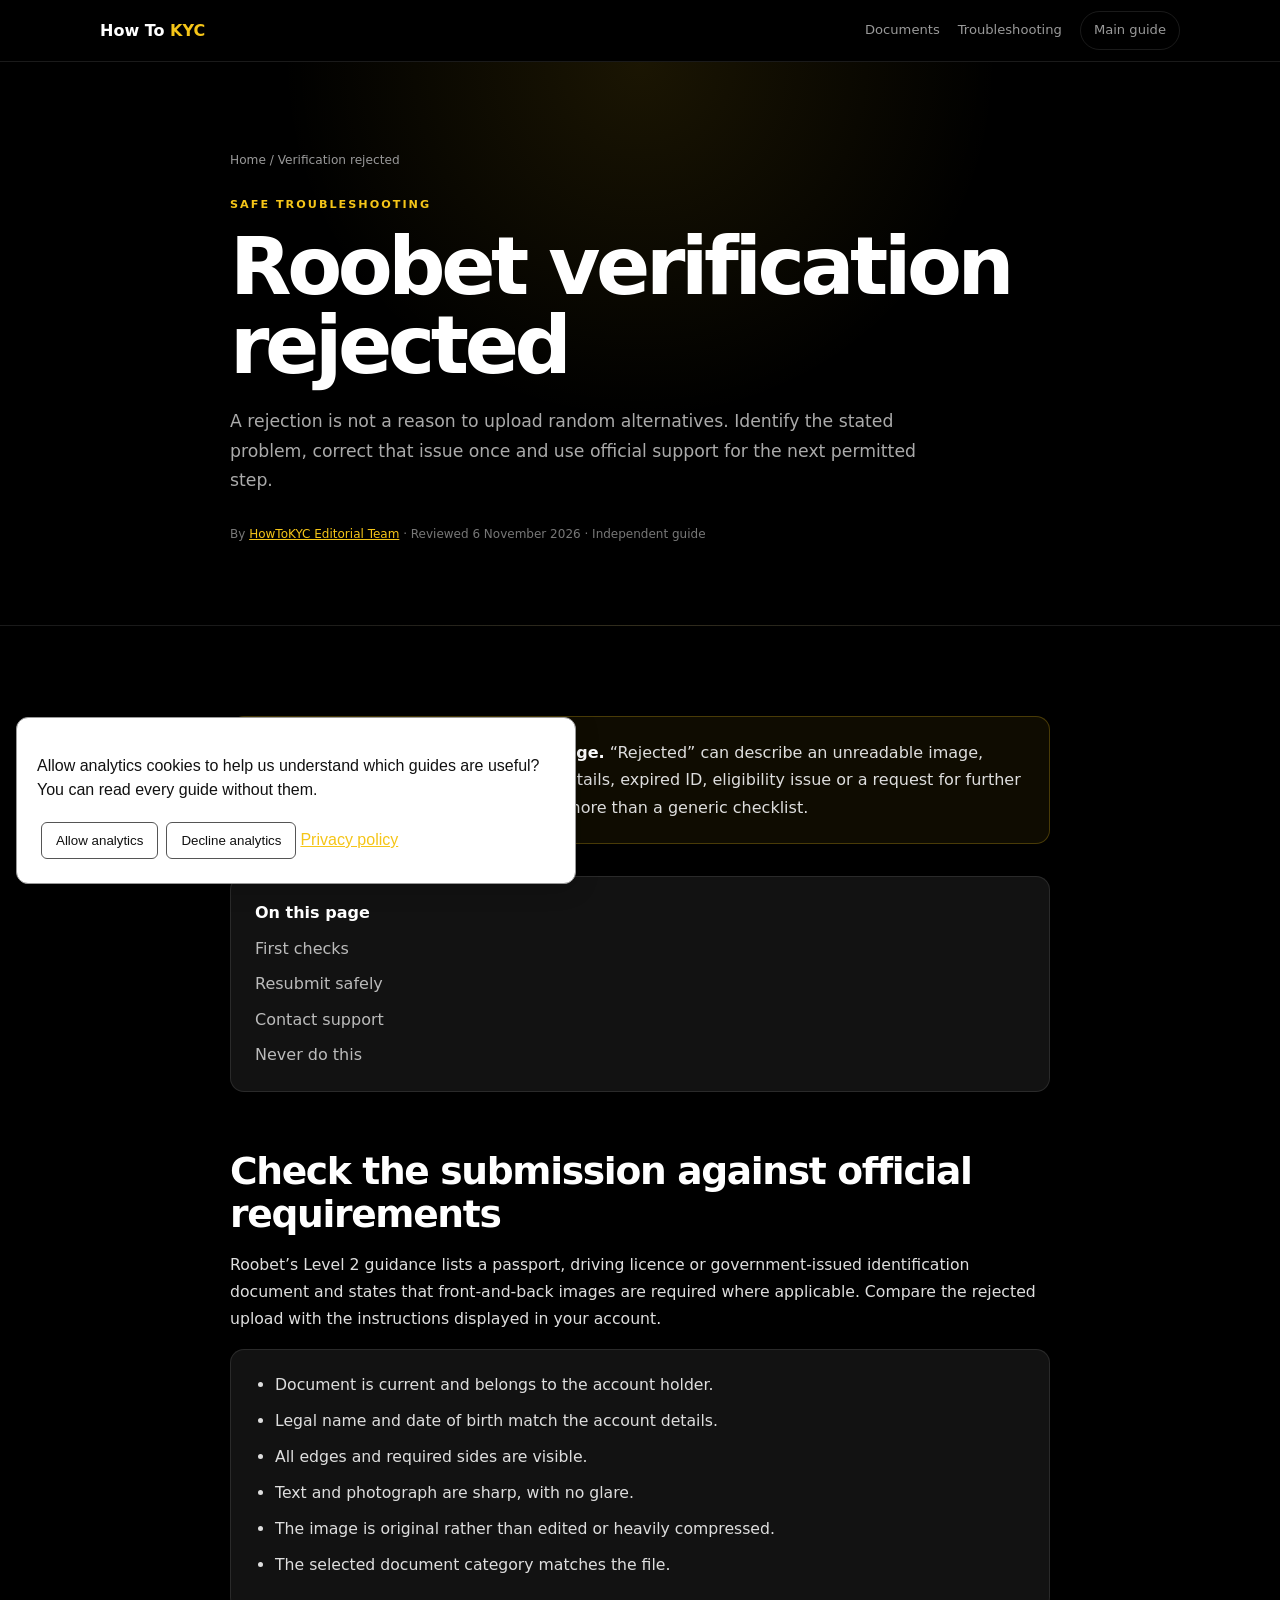
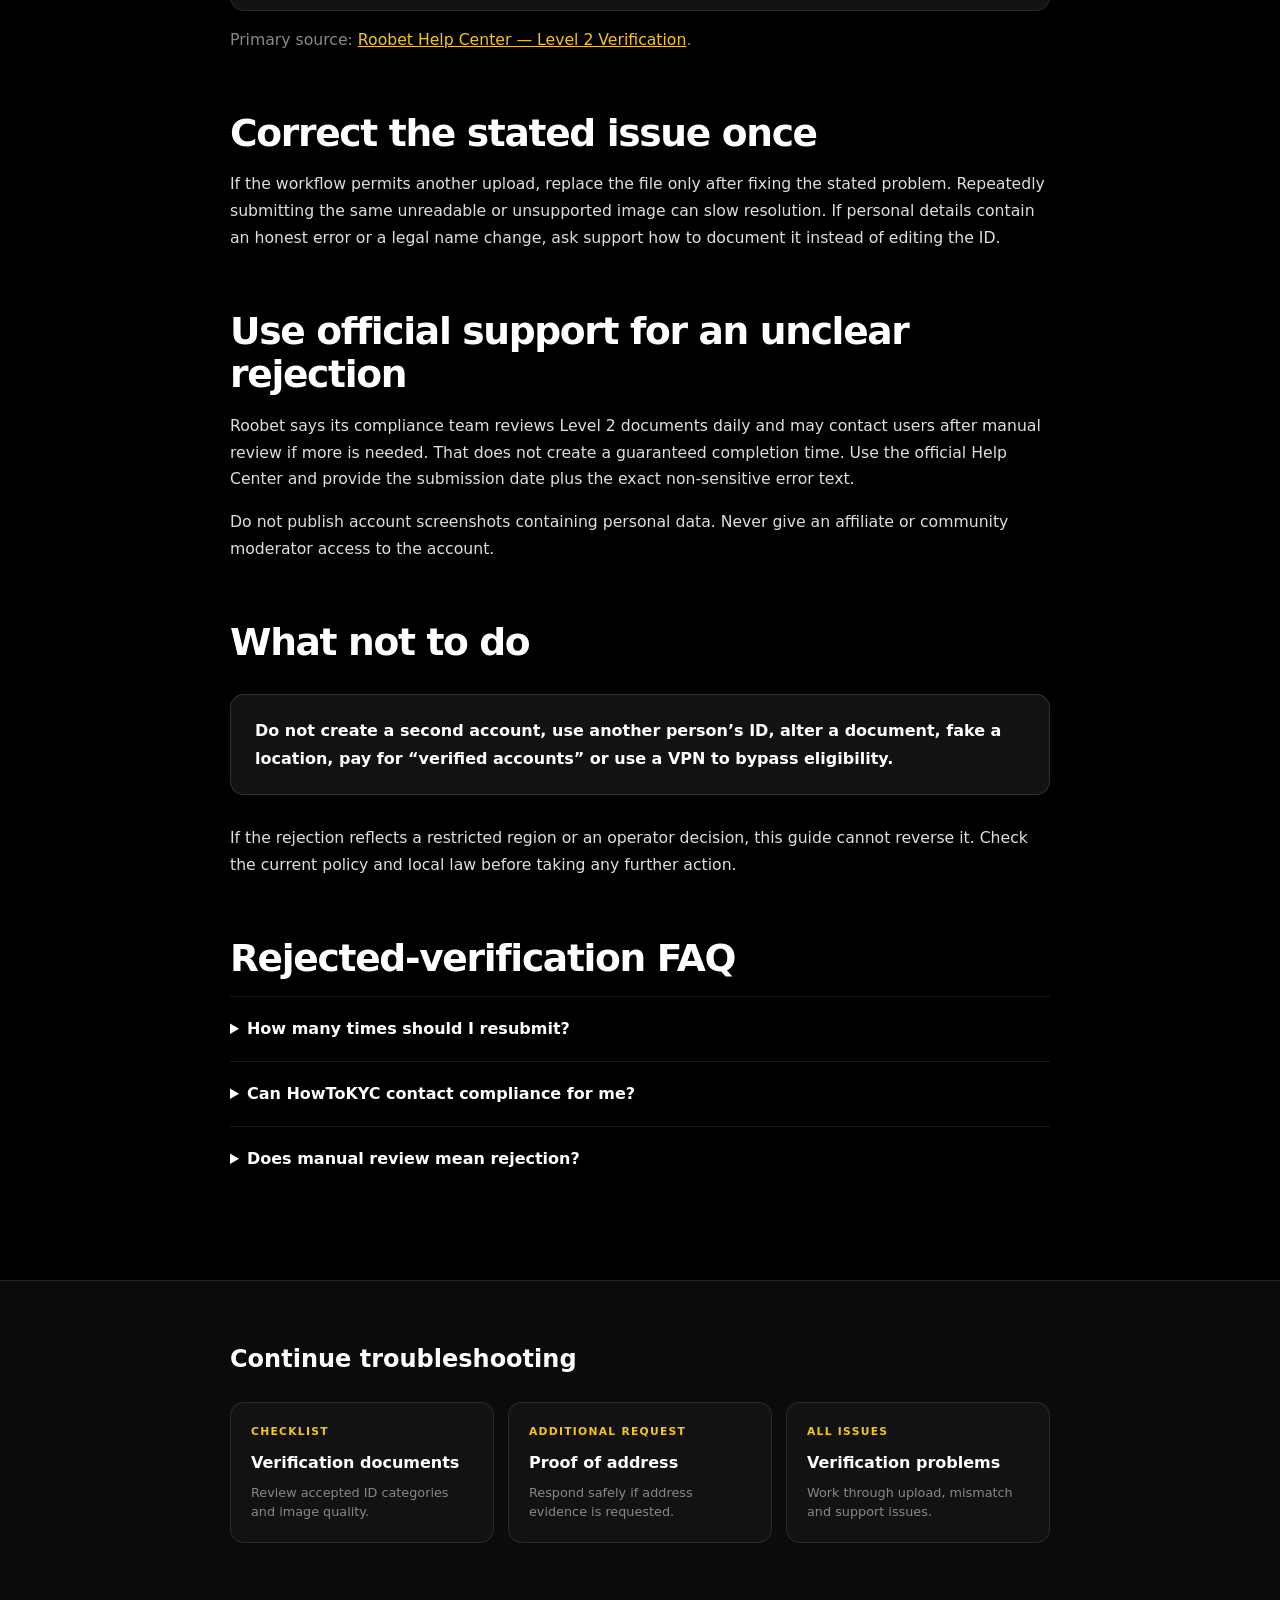
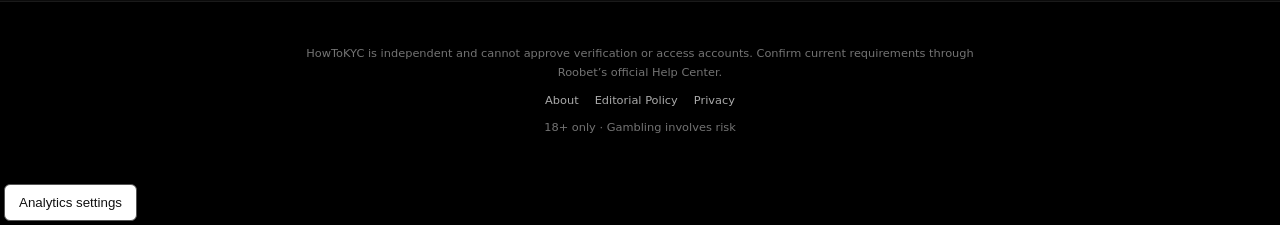
<file: roobet-verification-rejected.html>
<!doctype html><html lang="en"><head><meta charset="utf-8"><meta name="viewport" content="width=device-width,initial-scale=1"><title>Roobet Verification Rejected: What to Check Next</title><meta name="description" content="Roobet verification rejected? Check the account message, document quality, identity details and regional eligibility before contacting official support."><link rel="canonical" href="https://www.howtokyc.com/roobet-verification-rejected"><meta property="og:type" content="article"><meta property="og:site_name" content="HowToKYC"><meta property="og:title" content="Roobet Verification Rejected: Next Steps"><meta property="og:description" content="A safe checklist for responding to a rejected verification submission."><meta property="og:url" content="https://www.howtokyc.com/roobet-verification-rejected"><meta name="twitter:card" content="summary"><link rel="icon" href="/favicon.svg"><link rel="stylesheet" href="/guide.css"><script type="application/ld+json">{"@context":"https://schema.org","@graph":[{"@type":"Article","headline":"Roobet Verification Rejected: What to Check Next","datePublished":"2026-11-06","dateModified":"2026-11-06","author":{"@type":"Organization","name":"HowToKYC Editorial Team"},"publisher":{"@type":"Organization","name":"HowToKYC"},"mainEntityOfPage":"https://www.howtokyc.com/roobet-verification-rejected"},{"@type":"FAQPage","mainEntity":[{"@type":"Question","name":"What should I do after Roobet rejects a verification document?","acceptedAnswer":{"@type":"Answer","text":"Read the exact authenticated message, correct only the stated issue and use official support if the permitted next step is unclear."}},{"@type":"Question","name":"Should I create another Roobet account after rejection?","acceptedAnswer":{"@type":"Answer","text":"No. Do not create another account or use another person's identity to bypass verification."}}]}]}</script><script defer src="/analytics-consent.js"></script></head><body><nav><a class="logo" href="/">How To <em>KYC</em></a><div class="navlinks"><a href="/roobet-verification-documents">Documents</a><a href="/roobet-verification-problems">Troubleshooting</a><a class="home" href="/">Main guide</a></div></nav><header class="hero"><div class="wrap"><div class="crumbs"><a href="/">Home</a> / Verification rejected</div><div class="eyebrow">Safe troubleshooting</div><h1>Roobet verification rejected</h1><p class="dek">A rejection is not a reason to upload random alternatives. Identify the stated problem, correct that issue once and use official support for the next permitted step.</p><p class="updated">By <a href="/editorial-policy">HowToKYC Editorial Team</a> · Reviewed 6 November 2026 · Independent guide</p></div></header><main class="article"><article class="wrap"><div class="callout"><strong>Start with the authenticated message.</strong> “Rejected” can describe an unreadable image, unsupported document, mismatched details, expired ID, eligibility issue or a request for further review. The account message matters more than a generic checklist.</div><div class="toc"><strong>On this page</strong><a href="#check">First checks</a><a href="#resubmit">Resubmit safely</a><a href="#support">Contact support</a><a href="#never">Never do this</a></div><h2 id="check">Check the submission against official requirements</h2><p>Roobet’s Level 2 guidance lists a passport, driving licence or government-issued identification document and states that front-and-back images are required where applicable. Compare the rejected upload with the instructions displayed in your account.</p><ul class="checklist"><li>Document is current and belongs to the account holder.</li><li>Legal name and date of birth match the account details.</li><li>All edges and required sides are visible.</li><li>Text and photograph are sharp, with no glare.</li><li>The image is original rather than edited or heavily compressed.</li><li>The selected document category matches the file.</li></ul><p class="source">Primary source: <a href="https://help.roobet.com/en/articles/14709132-level-2-verification" target="_blank" rel="noopener noreferrer">Roobet Help Center — Level 2 Verification</a>.</p><h2 id="resubmit">Correct the stated issue once</h2><p>If the workflow permits another upload, replace the file only after fixing the stated problem. Repeatedly submitting the same unreadable or unsupported image can slow resolution. If personal details contain an honest error or a legal name change, ask support how to document it instead of editing the ID.</p><h2 id="support">Use official support for an unclear rejection</h2><p>Roobet says its compliance team reviews Level 2 documents daily and may contact users after manual review if more is needed. That does not create a guaranteed completion time. Use the official Help Center and provide the submission date plus the exact non-sensitive error text.</p><p>Do not publish account screenshots containing personal data. Never give an affiliate or community moderator access to the account.</p><h2 id="never">What not to do</h2><div class="callout warning"><strong>Do not create a second account, use another person’s ID, alter a document, fake a location, pay for “verified accounts” or use a VPN to bypass eligibility.</strong></div><p>If the rejection reflects a restricted region or an operator decision, this guide cannot reverse it. Check the current policy and local law before taking any further action.</p><section class="faq"><h2>Rejected-verification FAQ</h2><details><summary>How many times should I resubmit?</summary><p>Follow the authenticated workflow. Fix the identified issue before another attempt and ask official support if repeated submission is not clearly permitted.</p></details><details><summary>Can HowToKYC contact compliance for me?</summary><p>No. We are independent and cannot access, approve or escalate accounts.</p></details><details><summary>Does manual review mean rejection?</summary><p>No. It means an account-specific human review may be needed. Wait for the official request and provide only what it asks for.</p></details></section></article></main><section class="related"><div class="wrap"><h2>Continue troubleshooting</h2><div class="grid"><a class="card" href="/roobet-verification-documents"><span>Checklist</span><strong>Verification documents</strong><p>Review accepted ID categories and image quality.</p></a><a class="card" href="/roobet-proof-of-address"><span>Additional request</span><strong>Proof of address</strong><p>Respond safely if address evidence is requested.</p></a><a class="card" href="/roobet-verification-problems"><span>All issues</span><strong>Verification problems</strong><p>Work through upload, mismatch and support issues.</p></a></div></div></section><footer><p>HowToKYC is independent and cannot approve verification or access accounts. Confirm current requirements through Roobet’s official Help Center.</p><p class="trust-links"><a href="/about">About</a><a href="/editorial-policy">Editorial Policy</a><a href="/privacy">Privacy</a></p><p>18+ only · Gambling involves risk</p></footer></body></html>
</file>
<file: guide.css>
:root{--black:#000;--panel:#121212;--panel2:#191919;--border:rgba(255,255,255,.1);--gold:#f5c518;--white:#fff;--text:#dedede;--muted:#999;--green:#00d17a}*{box-sizing:border-box}html{scroll-behavior:smooth}body{margin:0;background:var(--black);color:var(--text);font-family:Inter,system-ui,sans-serif;line-height:1.72;-webkit-font-smoothing:antialiased}a{color:var(--gold)}nav{position:sticky;top:0;z-index:10;display:flex;align-items:center;justify-content:space-between;height:62px;padding:0 max(22px,calc((100vw - 1080px)/2));background:rgba(0,0,0,.9);backdrop-filter:blur(20px);border-bottom:1px solid var(--border)}.logo{color:#fff;text-decoration:none;font-weight:850}.logo em{color:var(--gold);font-style:normal}.navlinks{display:flex;gap:18px;align-items:center}.navlinks a{color:var(--muted);font-size:.82rem;text-decoration:none}.navlinks a:hover{color:#fff}.home{border:1px solid var(--border);padding:7px 13px;border-radius:999px}.hero{padding:88px 24px 68px;border-bottom:1px solid var(--border);background:radial-gradient(circle at 50% 0,rgba(245,197,24,.11),transparent 42%)}.wrap{max-width:820px;margin:auto}.crumbs{font-size:.76rem;color:var(--muted);margin-bottom:24px}.crumbs a{color:var(--muted);text-decoration:none}.eyebrow{color:var(--gold);text-transform:uppercase;letter-spacing:.18em;font-size:.7rem;font-weight:800}.hero h1{color:#fff;font-size:clamp(2.6rem,7vw,5rem);letter-spacing:-.055em;line-height:.98;margin:14px 0 22px}.dek{font-size:1.08rem;color:#aaa;max-width:690px}.updated{font-size:.75rem;color:#777;margin-top:28px}.article{padding:60px 24px 90px}.article h2{color:#fff;font-size:clamp(1.65rem,4vw,2.35rem);letter-spacing:-.035em;line-height:1.15;margin:58px 0 16px}.article h3{color:#fff;font-size:1.12rem;margin:30px 0 8px}.article p,.article li{font-size:.98rem}.article li{margin-bottom:9px}.callout{margin:30px 0;padding:22px 24px;border:1px solid rgba(245,197,24,.25);background:rgba(245,197,24,.06);border-radius:14px}.callout strong{color:#fff}.warning{border-color:rgba(255,255,255,.13);background:var(--panel)}.checklist{padding:22px 24px 22px 44px;background:var(--panel);border:1px solid var(--border);border-radius:14px}.toc{margin:32px 0;padding:22px 24px;background:var(--panel);border:1px solid var(--border);border-radius:14px}.toc strong{color:#fff}.toc a{display:block;color:#bbb;text-decoration:none;margin-top:8px}.toc a:hover{color:var(--gold)}.source{font-size:.8rem;color:#888}.related{padding:58px 24px;border-top:1px solid var(--border);background:#0b0b0b}.related h2{color:#fff;margin:0 0 22px}.grid{display:grid;grid-template-columns:repeat(3,1fr);gap:14px}.card{display:block;padding:20px;border:1px solid var(--border);border-radius:14px;background:var(--panel);text-decoration:none}.card span{display:block;color:var(--gold);font-size:.67rem;font-weight:800;text-transform:uppercase;letter-spacing:.12em}.card strong{display:block;color:#fff;margin:7px 0}.card p{color:#888;font-size:.8rem;line-height:1.5;margin:0}footer{padding:34px 24px;border-top:1px solid var(--border);text-align:center;color:#737373;font-size:.71rem}footer p{max-width:720px;margin:8px auto}.trust-links{display:flex;justify-content:center;gap:16px;flex-wrap:wrap}.trust-links a{color:#aaa;text-decoration:none}.trust-links a:hover{color:var(--gold)}.faq details{border-top:1px solid var(--border);padding:18px 0}.faq summary{cursor:pointer;color:#fff;font-weight:700}.faq details p{margin-bottom:0}@media(max-width:700px){.navlinks a:not(.home){display:none}.grid{grid-template-columns:1fr}.hero{padding-top:64px}}
</file>
